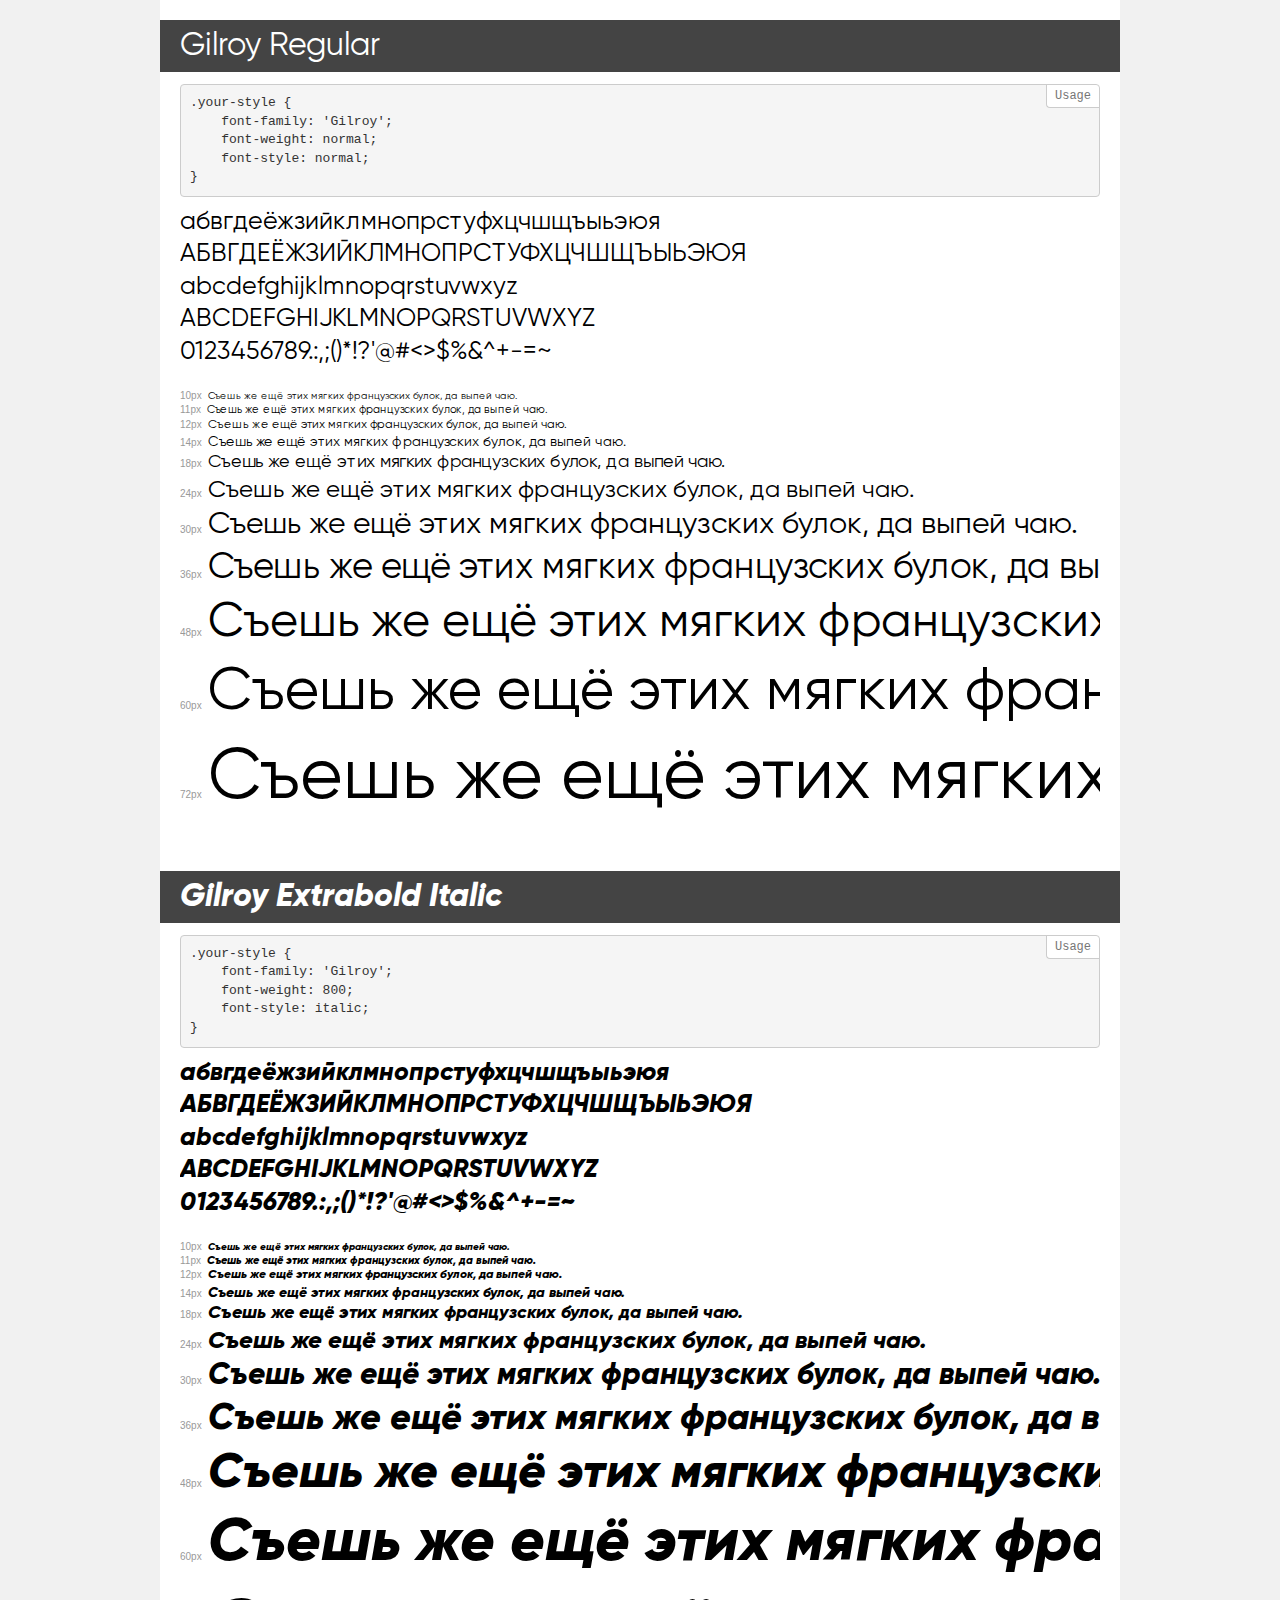
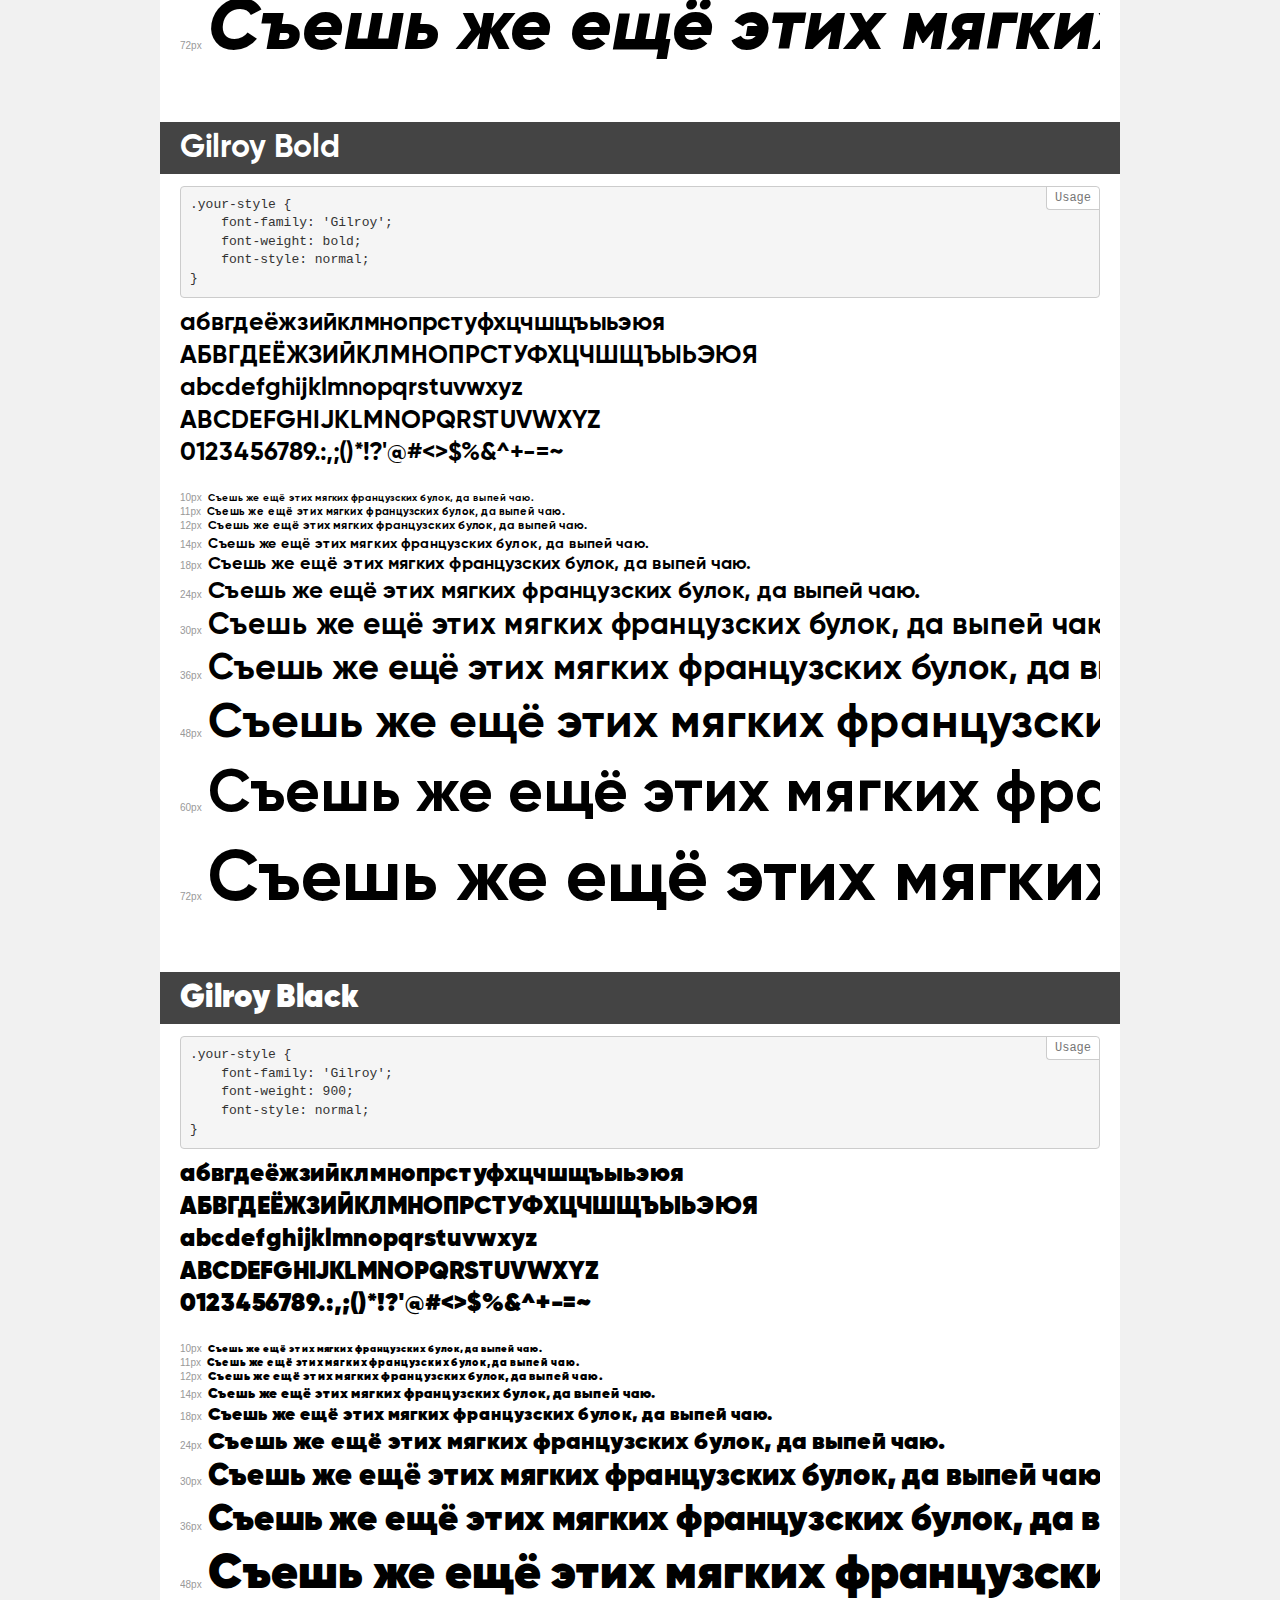
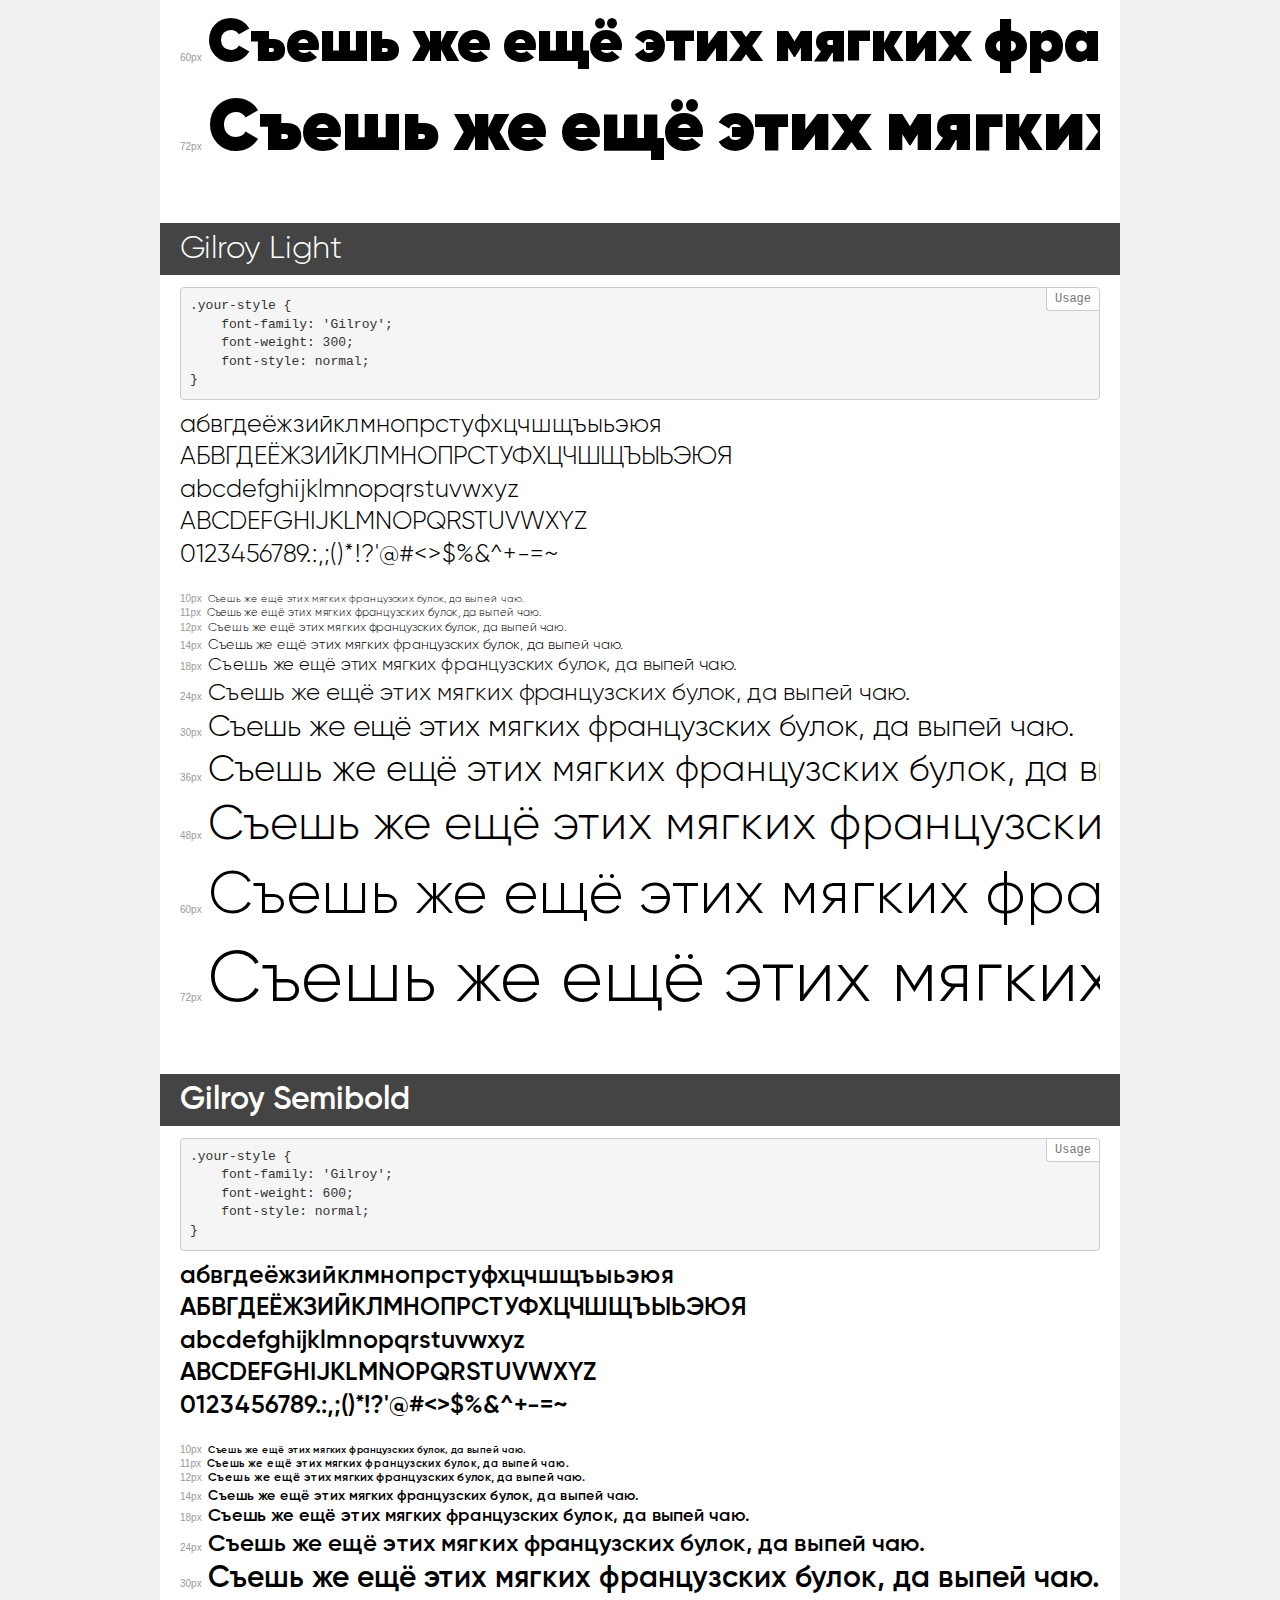
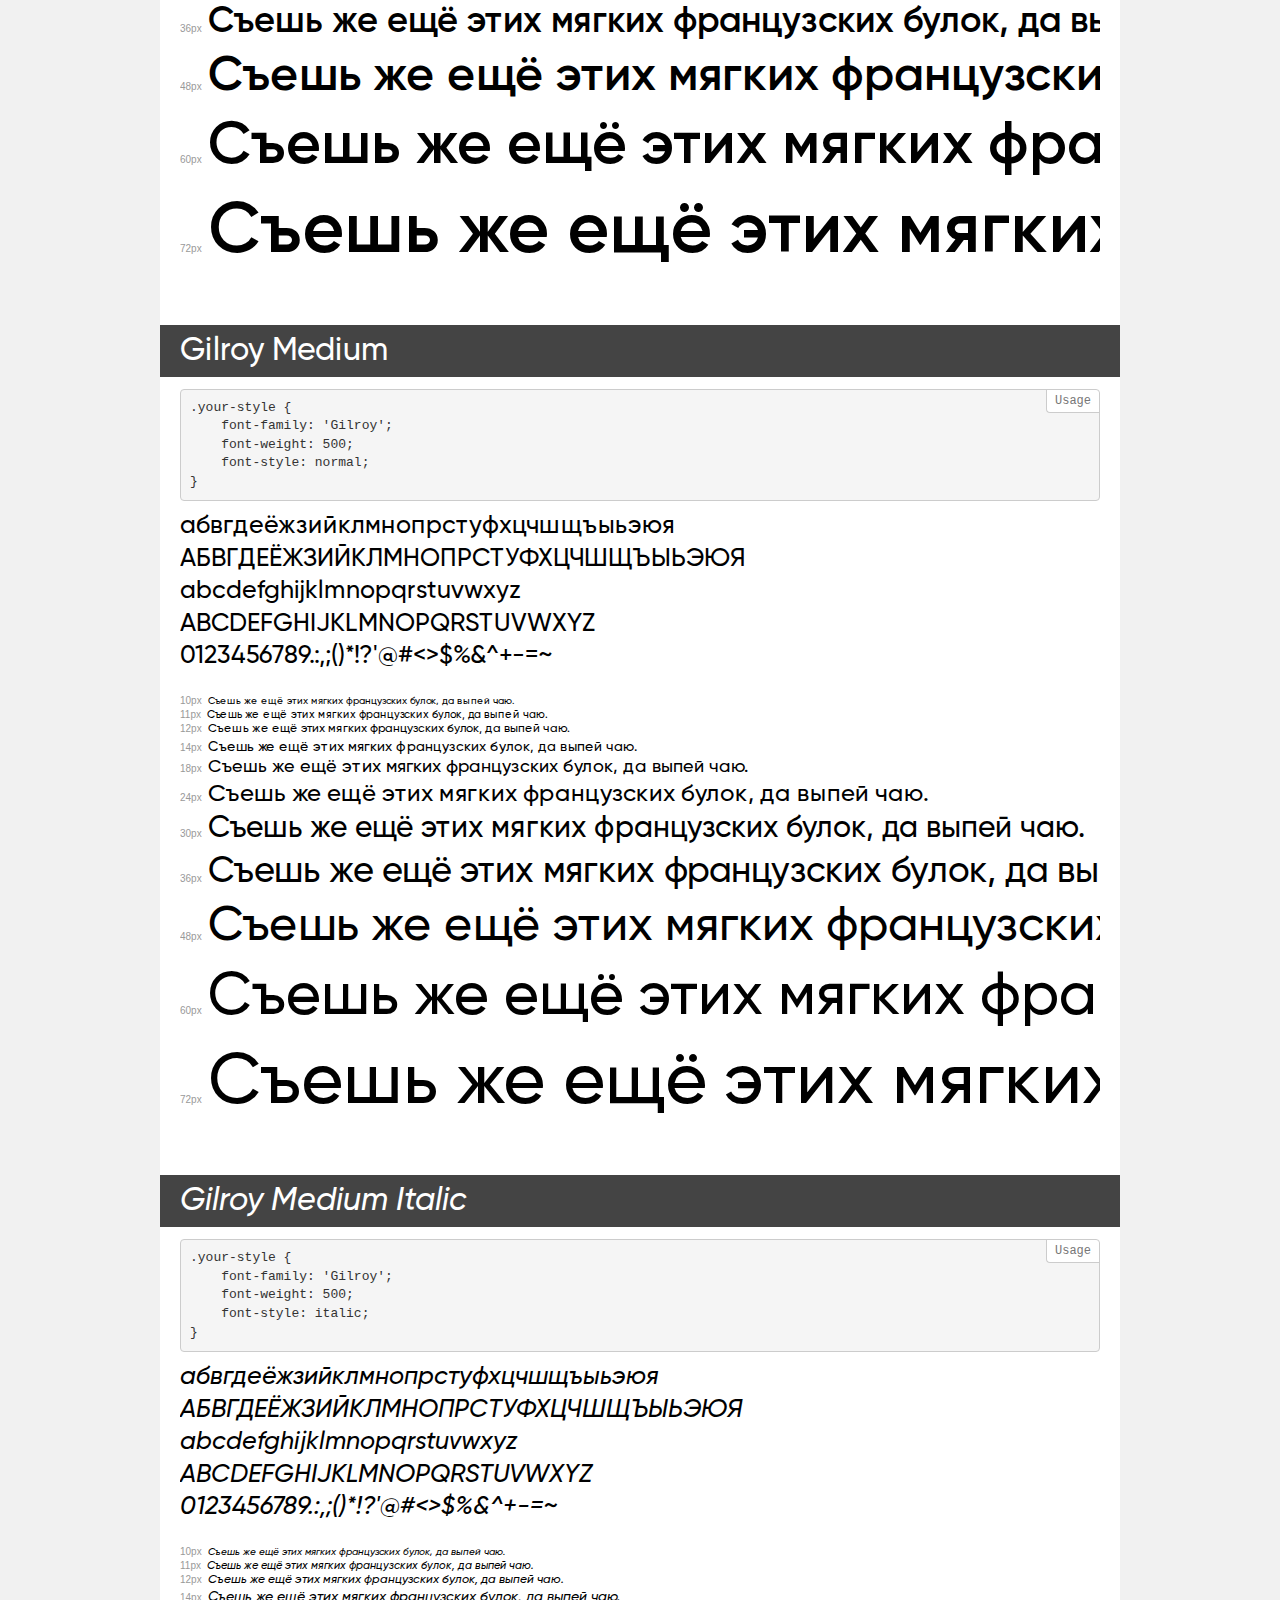
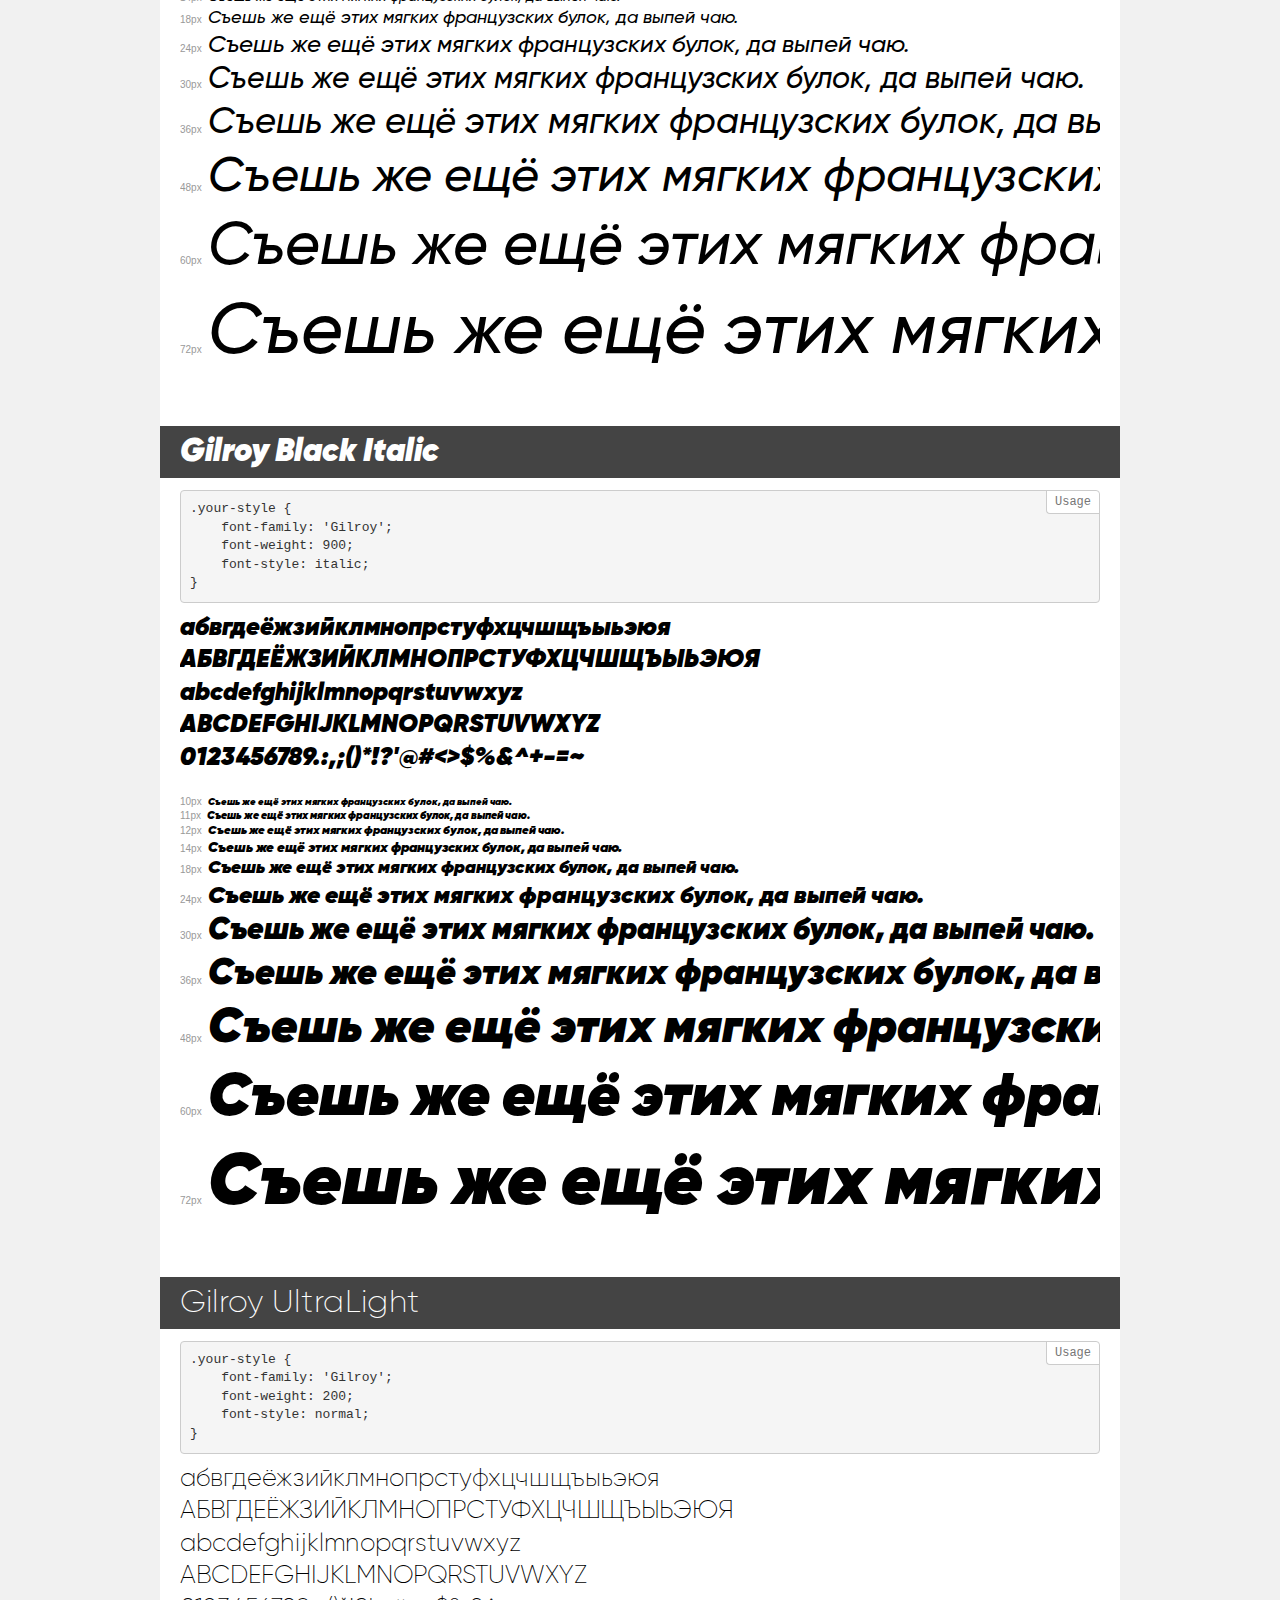
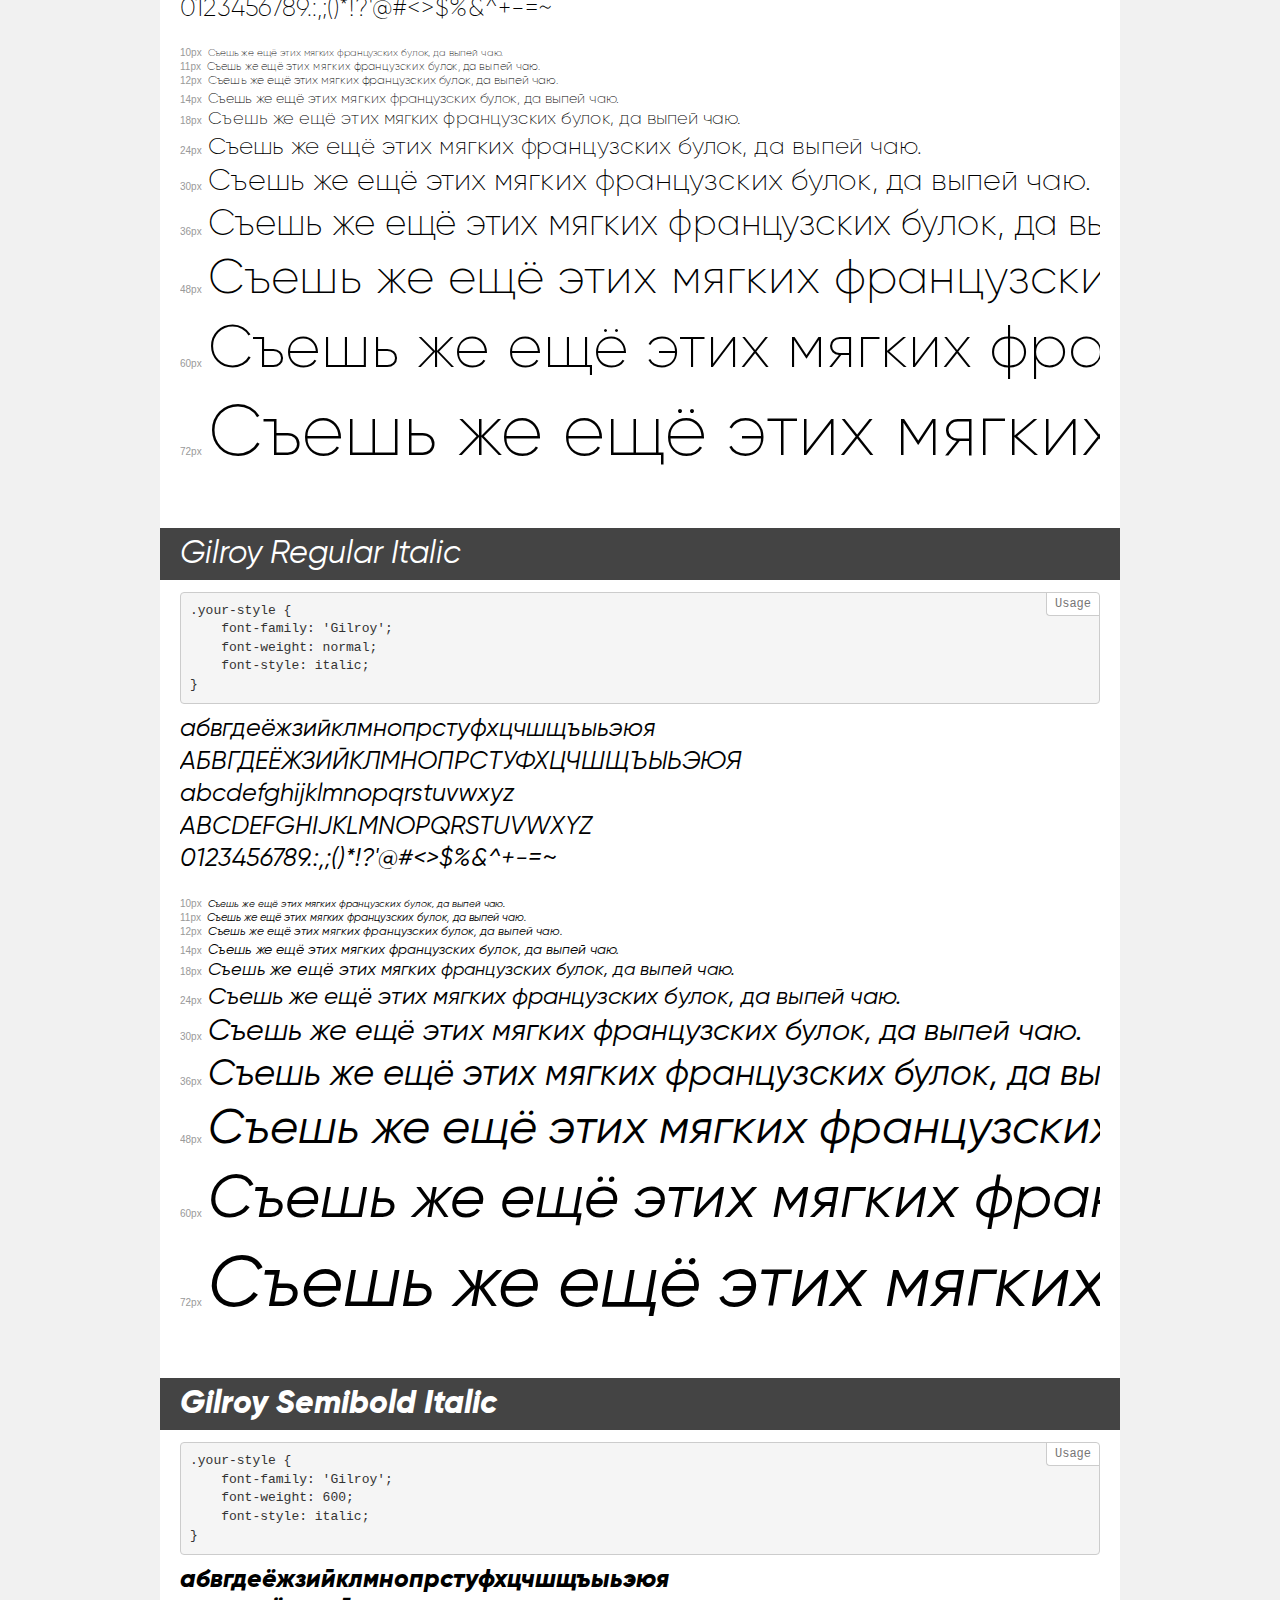
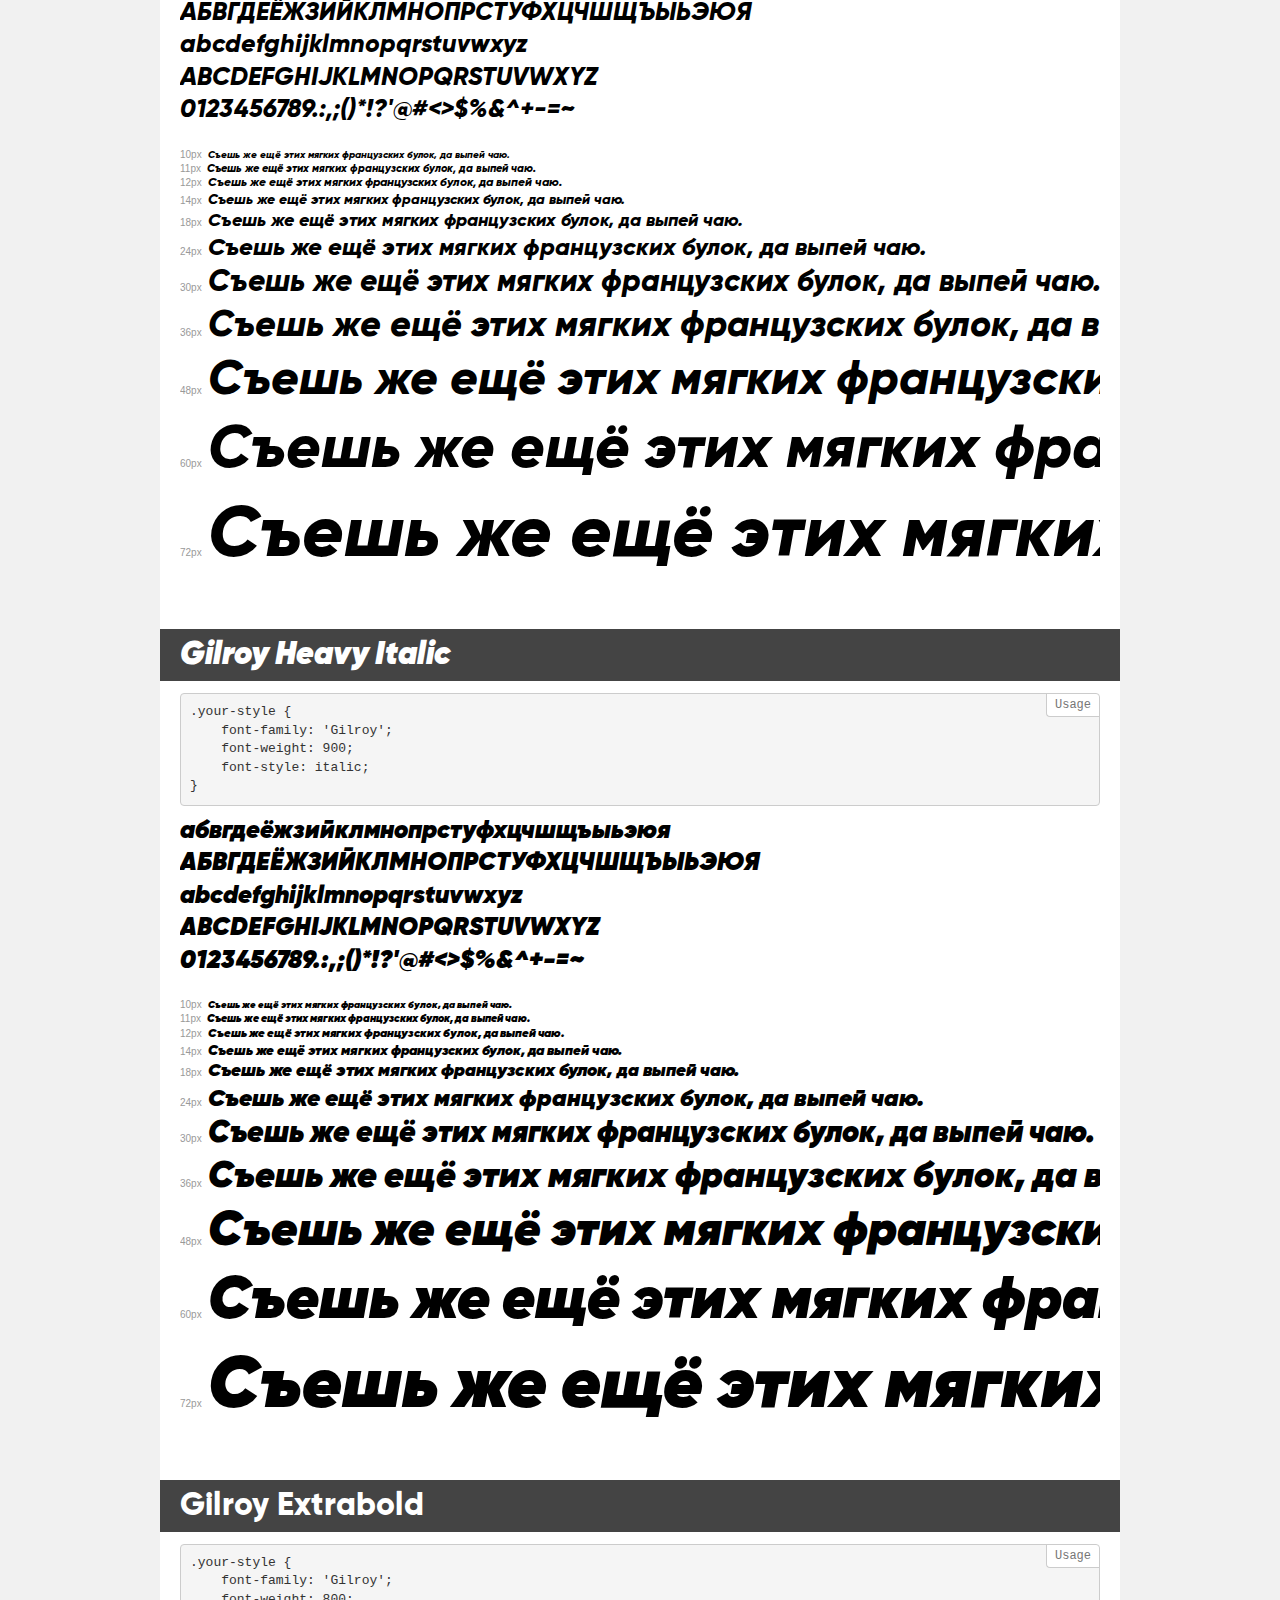
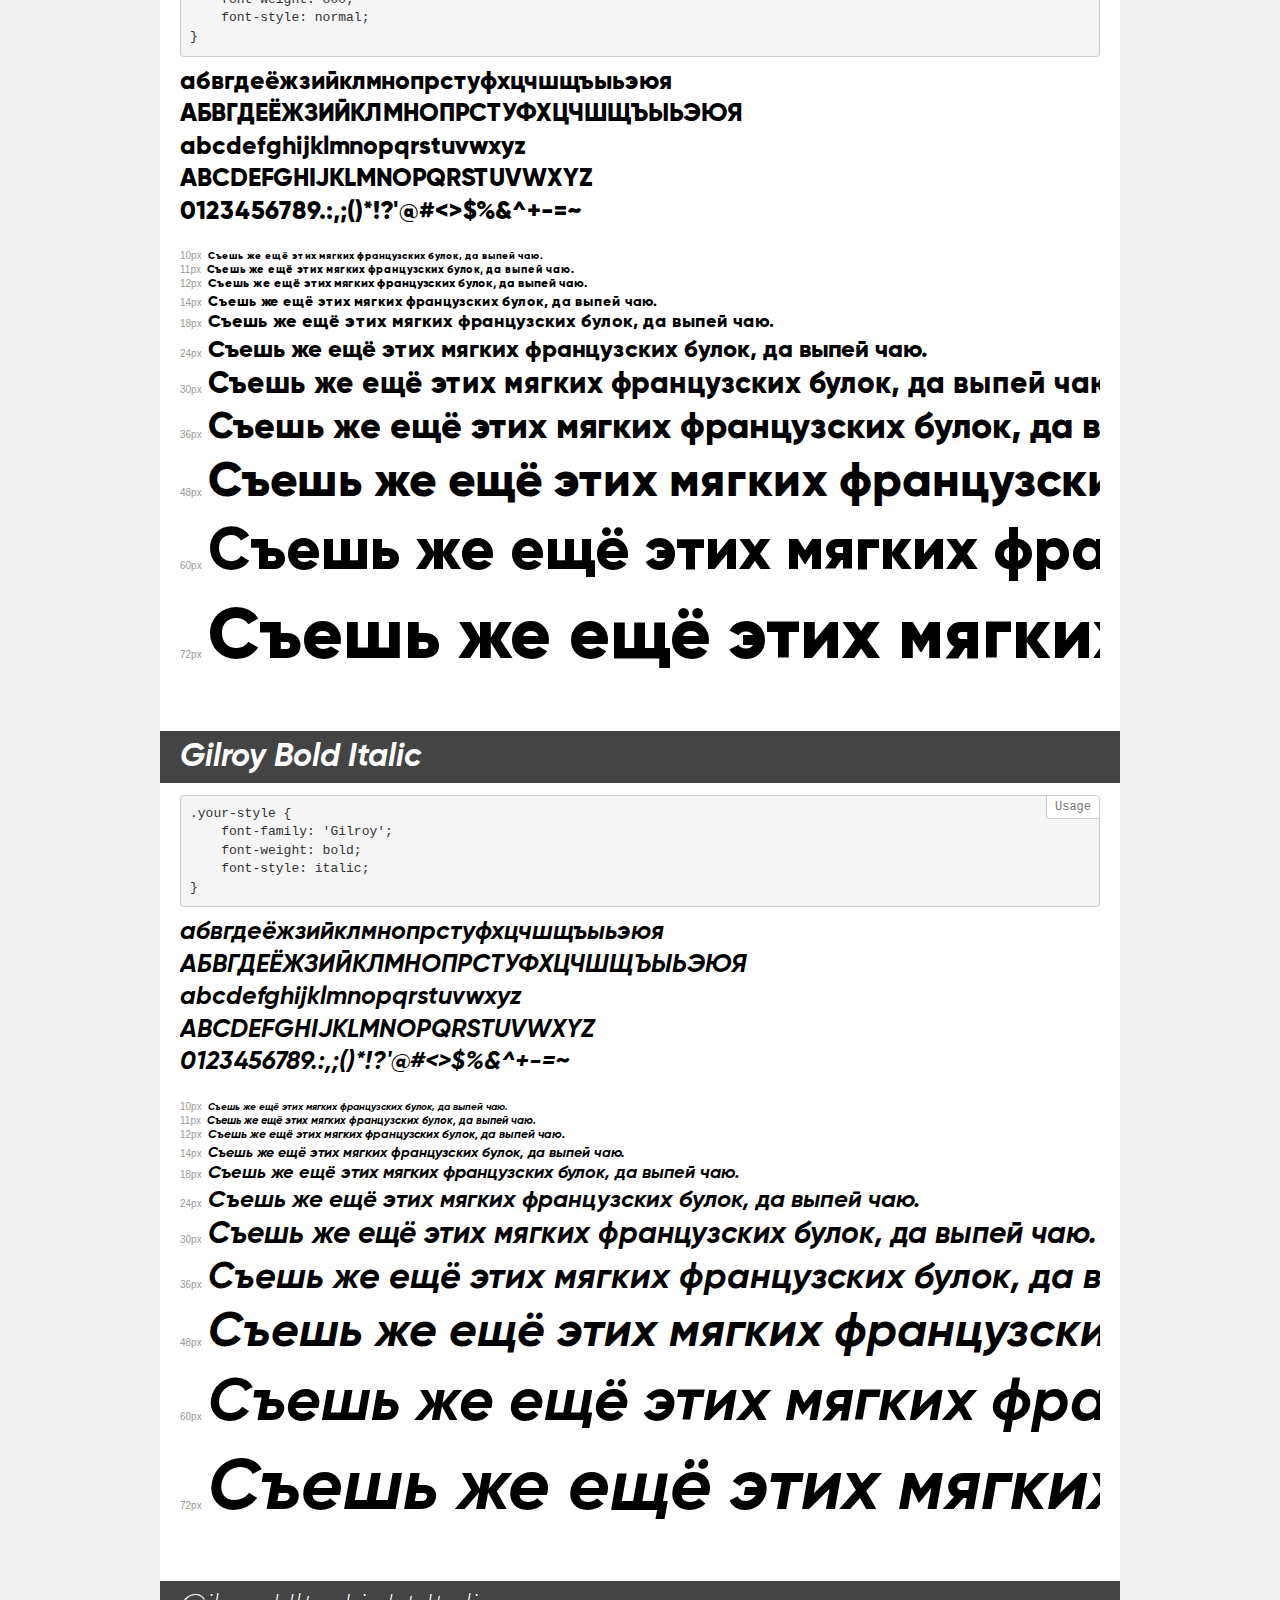
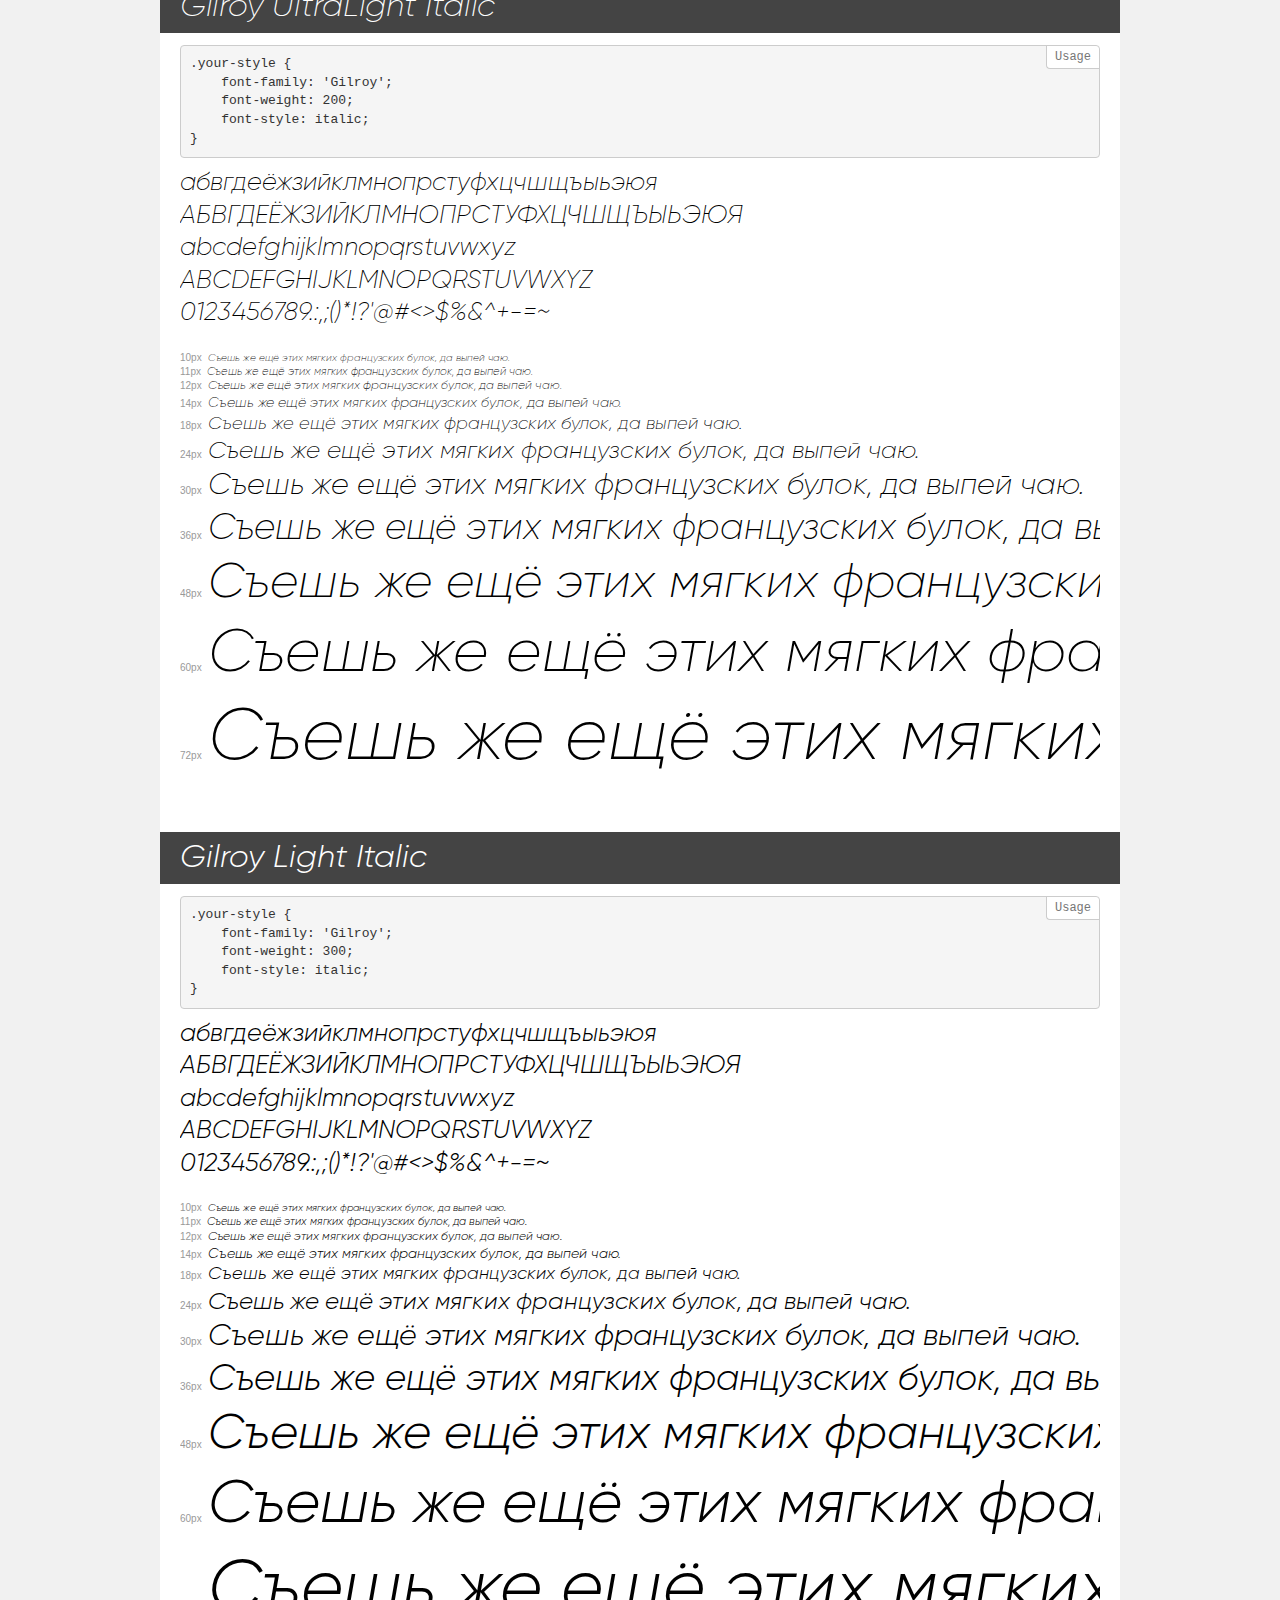
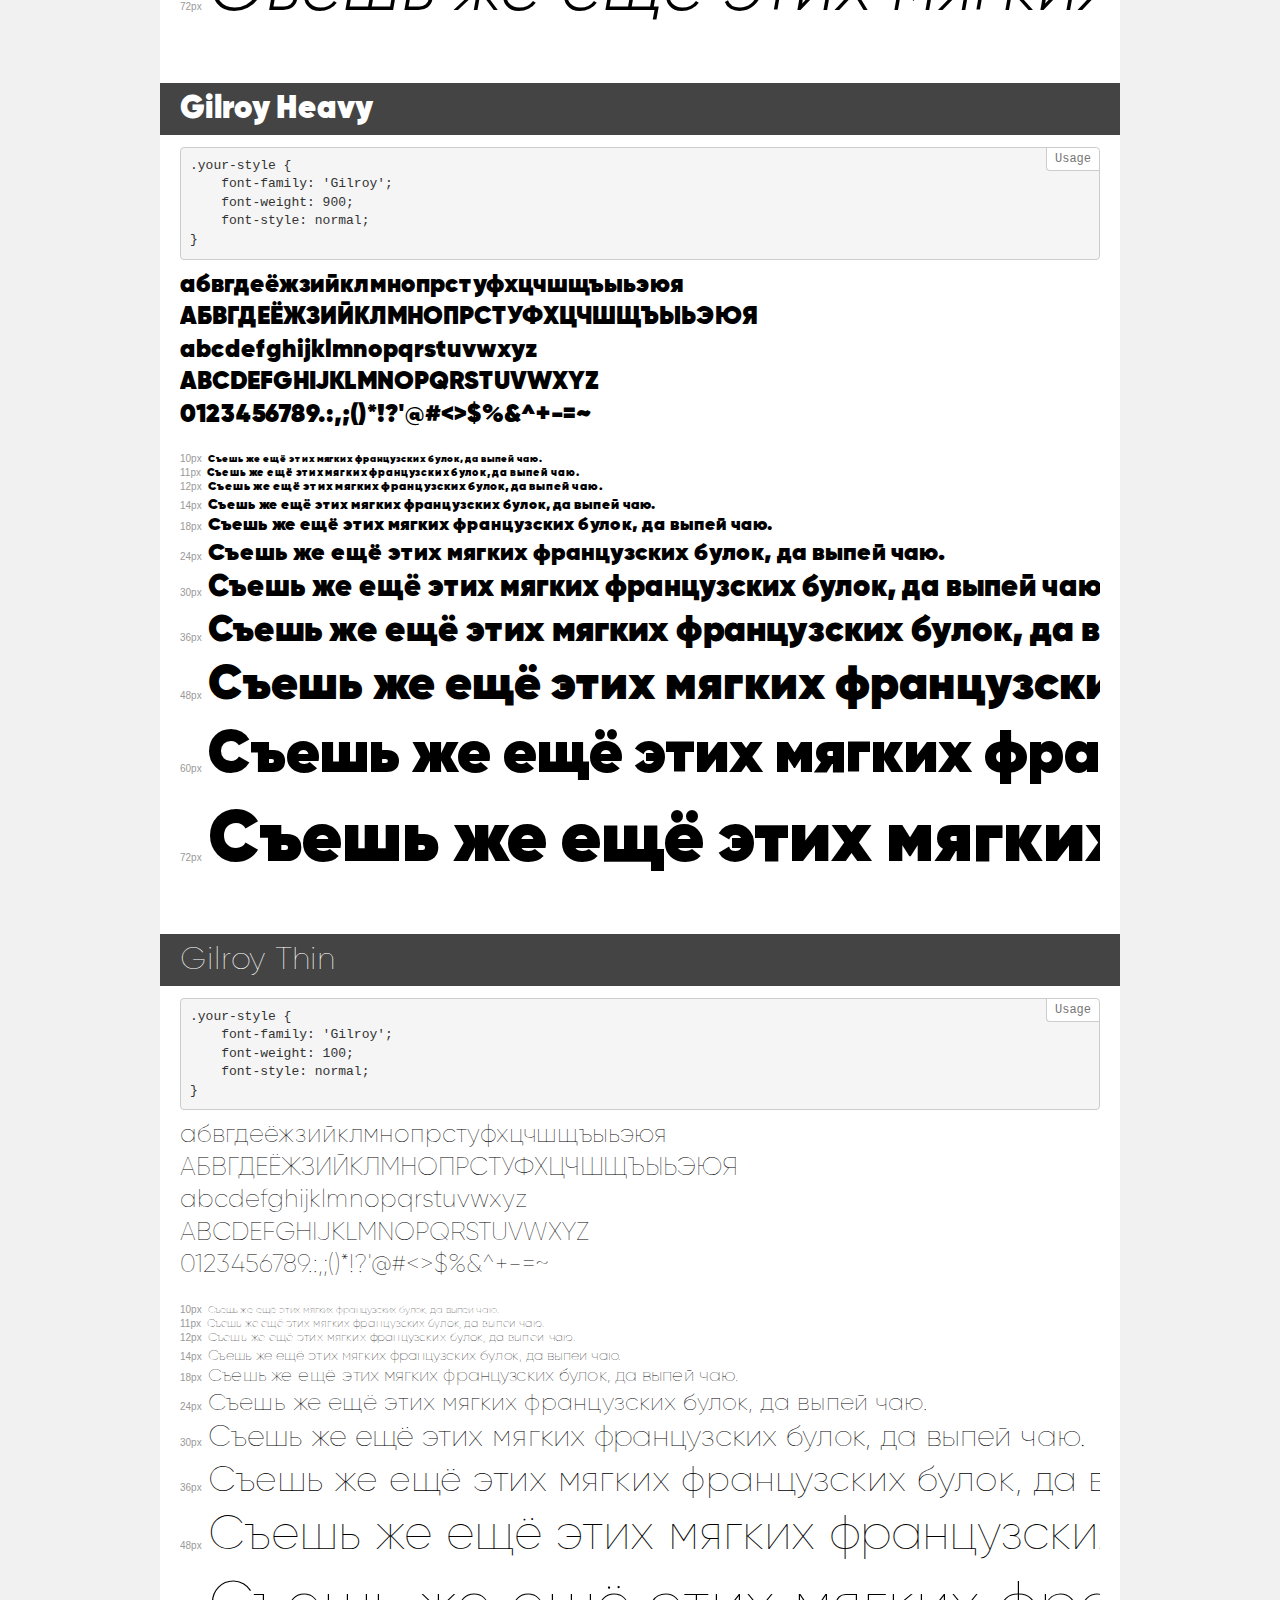
<file: fonts/gilroy/demo.html>
<!DOCTYPE html>
<html>
<head>
    <meta charset="utf-8">
    <meta http-equiv="X-UA-Compatible" content="IE=edge">
    <meta name="viewport" content="width=device-width, initial-scale=1">
    <meta name="robots" content="noindex, noarchive">
    <meta name="format-detection" content="telephone=no">
    <title>Transfonter demo</title>
    <link href="stylesheet.css" rel="stylesheet">
    <style>
        /*
        http://meyerweb.com/eric/tools/css/reset/
        v2.0 | 20110126
        License: none (public domain)
        */
        html, body, div, span, applet, object, iframe,
        h1, h2, h3, h4, h5, h6, p, blockquote, pre,
        a, abbr, acronym, address, big, cite, code,
        del, dfn, em, img, ins, kbd, q, s, samp,
        small, strike, strong, sub, sup, tt, var,
        b, u, i, center,
        dl, dt, dd, ol, ul, li,
        fieldset, form, label, legend,
        table, caption, tbody, tfoot, thead, tr, th, td,
        article, aside, canvas, details, embed,
        figure, figcaption, footer, header, hgroup,
        menu, nav, output, ruby, section, summary,
        time, mark, audio, video {
            margin: 0;
            padding: 0;
            border: 0;
            font-size: 100%;
            font: inherit;
            vertical-align: baseline;
        }
        /* HTML5 display-role reset for older browsers */
        article, aside, details, figcaption, figure,
        footer, header, hgroup, menu, nav, section {
            display: block;
        }
        body {
            line-height: 1;
        }
        ol, ul {
            list-style: none;
        }
        blockquote, q {
            quotes: none;
        }
        blockquote:before, blockquote:after,
        q:before, q:after {
            content: '';
            content: none;
        }
        table {
            border-collapse: collapse;
            border-spacing: 0;
        }
        /* common styles */
        body {
            background: #f1f1f1;
            color: #000;
        }
        .page {
            background: #fff;
            width: 920px;
            margin: 0 auto;
            padding: 20px 20px 0 20px;
            overflow: hidden;
        }
        .font-container {
            overflow-x: auto;
            overflow-y: hidden;
            margin-bottom: 40px;
            line-height: 1.3;
            white-space: nowrap;
            padding-bottom: 5px;
        }
        h1 {
            position: relative;
            background: #444;
            font-size: 32px;
            color: #fff;
            padding: 10px 20px;
            margin: 0 -20px 12px -20px;
        }
        .letters {
            font-size: 25px;
            margin-bottom: 20px;
        }
        .s10:before {
            content: '10px';
        }
        .s11:before {
            content: '11px';
        }
        .s12:before {
            content: '12px';
        }
        .s14:before {
            content: '14px';
        }
        .s18:before {
            content: '18px';
        }
        .s24:before {
            content: '24px';
        }
        .s30:before {
            content: '30px';
        }
        .s36:before {
            content: '36px';
        }
        .s48:before {
            content: '48px';
        }
        .s60:before {
            content: '60px';
        }
        .s72:before {
            content: '72px';
        }
        .s10:before, .s11:before, .s12:before, .s14:before,
        .s18:before, .s24:before, .s30:before, .s36:before,
        .s48:before, .s60:before, .s72:before {
            font-family: Arial, sans-serif;
            font-size: 10px;
            font-weight: normal;
            font-style: normal;
            color: #999;
            padding-right: 6px;
        }
        pre {
            display: block;
            position: relative;
            padding: 9px;
            margin: 0 0 10px;
            font-family: Monaco, Menlo, Consolas, "Courier New", monospace !important;
            font-size: 13px;
            line-height: 1.428571429;
            color: #333;
            font-weight: normal !important;
            font-style: normal !important;
            background-color: #f5f5f5;
            border: 1px solid #ccc;
            overflow-x: auto;
            border-radius: 4px;
        }
        pre:after {
            display: block;
            position: absolute;
            right: 0;
            top: 0;
            content: 'Usage';
            line-height: 1;
            padding: 5px 8px;
            font-size: 12px;
            color: #767676;
            background-color: #fff;
            border: 1px solid #ccc;
            border-right: none;
            border-top: none;
            border-radius: 0 4px 0 4px;
            z-index: 10;
        }
        /* responsive */
        @media (max-width: 959px) {
            .page {
                width: auto;
                margin: 0;
            }
        }
    </style>
</head>
<body>
<div class="page">
    <div class="demo" style="font-family: 'Gilroy'; font-weight: normal; font-style: normal;">
        <h1>Gilroy Regular</h1>
        <pre>.your-style {
    font-family: 'Gilroy';
    font-weight: normal;
    font-style: normal;
}</pre>
        <div class="font-container">
            <p class="letters">
                абвгдеёжзийклмнопрстуфхцчшщъыьэюя<br>
АБВГДЕЁЖЗИЙКЛМНОПРСТУФХЦЧШЩЪЫЬЭЮЯ<br>
abcdefghijklmnopqrstuvwxyz<br>
ABCDEFGHIJKLMNOPQRSTUVWXYZ<br>
                0123456789.:,;()*!?'@#<>$%&^+-=~
            </p>
            <p class="s10" style="font-size: 10px;">Съешь же ещё этих мягких французских булок, да выпей чаю.</p>
            <p class="s11" style="font-size: 11px;">Съешь же ещё этих мягких французских булок, да выпей чаю.</p>
            <p class="s12" style="font-size: 12px;">Съешь же ещё этих мягких французских булок, да выпей чаю.</p>
            <p class="s14" style="font-size: 14px;">Съешь же ещё этих мягких французских булок, да выпей чаю.</p>
            <p class="s18" style="font-size: 18px;">Съешь же ещё этих мягких французских булок, да выпей чаю.</p>
            <p class="s24" style="font-size: 24px;">Съешь же ещё этих мягких французских булок, да выпей чаю.</p>
            <p class="s30" style="font-size: 30px;">Съешь же ещё этих мягких французских булок, да выпей чаю.</p>
            <p class="s36" style="font-size: 36px;">Съешь же ещё этих мягких французских булок, да выпей чаю.</p>
            <p class="s48" style="font-size: 48px;">Съешь же ещё этих мягких французских булок, да выпей чаю.</p>
            <p class="s60" style="font-size: 60px;">Съешь же ещё этих мягких французских булок, да выпей чаю.</p>
            <p class="s72" style="font-size: 72px;">Съешь же ещё этих мягких французских булок, да выпей чаю.</p>
        </div>
    </div>
    <div class="demo" style="font-family: 'Gilroy'; font-weight: 800; font-style: italic;">
        <h1>Gilroy Extrabold Italic</h1>
        <pre>.your-style {
    font-family: 'Gilroy';
    font-weight: 800;
    font-style: italic;
}</pre>
        <div class="font-container">
            <p class="letters">
                абвгдеёжзийклмнопрстуфхцчшщъыьэюя<br>
АБВГДЕЁЖЗИЙКЛМНОПРСТУФХЦЧШЩЪЫЬЭЮЯ<br>
abcdefghijklmnopqrstuvwxyz<br>
ABCDEFGHIJKLMNOPQRSTUVWXYZ<br>
                0123456789.:,;()*!?'@#<>$%&^+-=~
            </p>
            <p class="s10" style="font-size: 10px;">Съешь же ещё этих мягких французских булок, да выпей чаю.</p>
            <p class="s11" style="font-size: 11px;">Съешь же ещё этих мягких французских булок, да выпей чаю.</p>
            <p class="s12" style="font-size: 12px;">Съешь же ещё этих мягких французских булок, да выпей чаю.</p>
            <p class="s14" style="font-size: 14px;">Съешь же ещё этих мягких французских булок, да выпей чаю.</p>
            <p class="s18" style="font-size: 18px;">Съешь же ещё этих мягких французских булок, да выпей чаю.</p>
            <p class="s24" style="font-size: 24px;">Съешь же ещё этих мягких французских булок, да выпей чаю.</p>
            <p class="s30" style="font-size: 30px;">Съешь же ещё этих мягких французских булок, да выпей чаю.</p>
            <p class="s36" style="font-size: 36px;">Съешь же ещё этих мягких французских булок, да выпей чаю.</p>
            <p class="s48" style="font-size: 48px;">Съешь же ещё этих мягких французских булок, да выпей чаю.</p>
            <p class="s60" style="font-size: 60px;">Съешь же ещё этих мягких французских булок, да выпей чаю.</p>
            <p class="s72" style="font-size: 72px;">Съешь же ещё этих мягких французских булок, да выпей чаю.</p>
        </div>
    </div>
    <div class="demo" style="font-family: 'Gilroy'; font-weight: bold; font-style: normal;">
        <h1>Gilroy Bold</h1>
        <pre>.your-style {
    font-family: 'Gilroy';
    font-weight: bold;
    font-style: normal;
}</pre>
        <div class="font-container">
            <p class="letters">
                абвгдеёжзийклмнопрстуфхцчшщъыьэюя<br>
АБВГДЕЁЖЗИЙКЛМНОПРСТУФХЦЧШЩЪЫЬЭЮЯ<br>
abcdefghijklmnopqrstuvwxyz<br>
ABCDEFGHIJKLMNOPQRSTUVWXYZ<br>
                0123456789.:,;()*!?'@#<>$%&^+-=~
            </p>
            <p class="s10" style="font-size: 10px;">Съешь же ещё этих мягких французских булок, да выпей чаю.</p>
            <p class="s11" style="font-size: 11px;">Съешь же ещё этих мягких французских булок, да выпей чаю.</p>
            <p class="s12" style="font-size: 12px;">Съешь же ещё этих мягких французских булок, да выпей чаю.</p>
            <p class="s14" style="font-size: 14px;">Съешь же ещё этих мягких французских булок, да выпей чаю.</p>
            <p class="s18" style="font-size: 18px;">Съешь же ещё этих мягких французских булок, да выпей чаю.</p>
            <p class="s24" style="font-size: 24px;">Съешь же ещё этих мягких французских булок, да выпей чаю.</p>
            <p class="s30" style="font-size: 30px;">Съешь же ещё этих мягких французских булок, да выпей чаю.</p>
            <p class="s36" style="font-size: 36px;">Съешь же ещё этих мягких французских булок, да выпей чаю.</p>
            <p class="s48" style="font-size: 48px;">Съешь же ещё этих мягких французских булок, да выпей чаю.</p>
            <p class="s60" style="font-size: 60px;">Съешь же ещё этих мягких французских булок, да выпей чаю.</p>
            <p class="s72" style="font-size: 72px;">Съешь же ещё этих мягких французских булок, да выпей чаю.</p>
        </div>
    </div>
    <div class="demo" style="font-family: 'Gilroy'; font-weight: 900; font-style: normal;">
        <h1>Gilroy Black</h1>
        <pre>.your-style {
    font-family: 'Gilroy';
    font-weight: 900;
    font-style: normal;
}</pre>
        <div class="font-container">
            <p class="letters">
                абвгдеёжзийклмнопрстуфхцчшщъыьэюя<br>
АБВГДЕЁЖЗИЙКЛМНОПРСТУФХЦЧШЩЪЫЬЭЮЯ<br>
abcdefghijklmnopqrstuvwxyz<br>
ABCDEFGHIJKLMNOPQRSTUVWXYZ<br>
                0123456789.:,;()*!?'@#<>$%&^+-=~
            </p>
            <p class="s10" style="font-size: 10px;">Съешь же ещё этих мягких французских булок, да выпей чаю.</p>
            <p class="s11" style="font-size: 11px;">Съешь же ещё этих мягких французских булок, да выпей чаю.</p>
            <p class="s12" style="font-size: 12px;">Съешь же ещё этих мягких французских булок, да выпей чаю.</p>
            <p class="s14" style="font-size: 14px;">Съешь же ещё этих мягких французских булок, да выпей чаю.</p>
            <p class="s18" style="font-size: 18px;">Съешь же ещё этих мягких французских булок, да выпей чаю.</p>
            <p class="s24" style="font-size: 24px;">Съешь же ещё этих мягких французских булок, да выпей чаю.</p>
            <p class="s30" style="font-size: 30px;">Съешь же ещё этих мягких французских булок, да выпей чаю.</p>
            <p class="s36" style="font-size: 36px;">Съешь же ещё этих мягких французских булок, да выпей чаю.</p>
            <p class="s48" style="font-size: 48px;">Съешь же ещё этих мягких французских булок, да выпей чаю.</p>
            <p class="s60" style="font-size: 60px;">Съешь же ещё этих мягких французских булок, да выпей чаю.</p>
            <p class="s72" style="font-size: 72px;">Съешь же ещё этих мягких французских булок, да выпей чаю.</p>
        </div>
    </div>
    <div class="demo" style="font-family: 'Gilroy'; font-weight: 300; font-style: normal;">
        <h1>Gilroy Light</h1>
        <pre>.your-style {
    font-family: 'Gilroy';
    font-weight: 300;
    font-style: normal;
}</pre>
        <div class="font-container">
            <p class="letters">
                абвгдеёжзийклмнопрстуфхцчшщъыьэюя<br>
АБВГДЕЁЖЗИЙКЛМНОПРСТУФХЦЧШЩЪЫЬЭЮЯ<br>
abcdefghijklmnopqrstuvwxyz<br>
ABCDEFGHIJKLMNOPQRSTUVWXYZ<br>
                0123456789.:,;()*!?'@#<>$%&^+-=~
            </p>
            <p class="s10" style="font-size: 10px;">Съешь же ещё этих мягких французских булок, да выпей чаю.</p>
            <p class="s11" style="font-size: 11px;">Съешь же ещё этих мягких французских булок, да выпей чаю.</p>
            <p class="s12" style="font-size: 12px;">Съешь же ещё этих мягких французских булок, да выпей чаю.</p>
            <p class="s14" style="font-size: 14px;">Съешь же ещё этих мягких французских булок, да выпей чаю.</p>
            <p class="s18" style="font-size: 18px;">Съешь же ещё этих мягких французских булок, да выпей чаю.</p>
            <p class="s24" style="font-size: 24px;">Съешь же ещё этих мягких французских булок, да выпей чаю.</p>
            <p class="s30" style="font-size: 30px;">Съешь же ещё этих мягких французских булок, да выпей чаю.</p>
            <p class="s36" style="font-size: 36px;">Съешь же ещё этих мягких французских булок, да выпей чаю.</p>
            <p class="s48" style="font-size: 48px;">Съешь же ещё этих мягких французских булок, да выпей чаю.</p>
            <p class="s60" style="font-size: 60px;">Съешь же ещё этих мягких французских булок, да выпей чаю.</p>
            <p class="s72" style="font-size: 72px;">Съешь же ещё этих мягких французских булок, да выпей чаю.</p>
        </div>
    </div>
    <div class="demo" style="font-family: 'Gilroy'; font-weight: 600; font-style: normal;">
        <h1>Gilroy Semibold</h1>
        <pre>.your-style {
    font-family: 'Gilroy';
    font-weight: 600;
    font-style: normal;
}</pre>
        <div class="font-container">
            <p class="letters">
                абвгдеёжзийклмнопрстуфхцчшщъыьэюя<br>
АБВГДЕЁЖЗИЙКЛМНОПРСТУФХЦЧШЩЪЫЬЭЮЯ<br>
abcdefghijklmnopqrstuvwxyz<br>
ABCDEFGHIJKLMNOPQRSTUVWXYZ<br>
                0123456789.:,;()*!?'@#<>$%&^+-=~
            </p>
            <p class="s10" style="font-size: 10px;">Съешь же ещё этих мягких французских булок, да выпей чаю.</p>
            <p class="s11" style="font-size: 11px;">Съешь же ещё этих мягких французских булок, да выпей чаю.</p>
            <p class="s12" style="font-size: 12px;">Съешь же ещё этих мягких французских булок, да выпей чаю.</p>
            <p class="s14" style="font-size: 14px;">Съешь же ещё этих мягких французских булок, да выпей чаю.</p>
            <p class="s18" style="font-size: 18px;">Съешь же ещё этих мягких французских булок, да выпей чаю.</p>
            <p class="s24" style="font-size: 24px;">Съешь же ещё этих мягких французских булок, да выпей чаю.</p>
            <p class="s30" style="font-size: 30px;">Съешь же ещё этих мягких французских булок, да выпей чаю.</p>
            <p class="s36" style="font-size: 36px;">Съешь же ещё этих мягких французских булок, да выпей чаю.</p>
            <p class="s48" style="font-size: 48px;">Съешь же ещё этих мягких французских булок, да выпей чаю.</p>
            <p class="s60" style="font-size: 60px;">Съешь же ещё этих мягких французских булок, да выпей чаю.</p>
            <p class="s72" style="font-size: 72px;">Съешь же ещё этих мягких французских булок, да выпей чаю.</p>
        </div>
    </div>
    <div class="demo" style="font-family: 'Gilroy'; font-weight: 500; font-style: normal;">
        <h1>Gilroy Medium</h1>
        <pre>.your-style {
    font-family: 'Gilroy';
    font-weight: 500;
    font-style: normal;
}</pre>
        <div class="font-container">
            <p class="letters">
                абвгдеёжзийклмнопрстуфхцчшщъыьэюя<br>
АБВГДЕЁЖЗИЙКЛМНОПРСТУФХЦЧШЩЪЫЬЭЮЯ<br>
abcdefghijklmnopqrstuvwxyz<br>
ABCDEFGHIJKLMNOPQRSTUVWXYZ<br>
                0123456789.:,;()*!?'@#<>$%&^+-=~
            </p>
            <p class="s10" style="font-size: 10px;">Съешь же ещё этих мягких французских булок, да выпей чаю.</p>
            <p class="s11" style="font-size: 11px;">Съешь же ещё этих мягких французских булок, да выпей чаю.</p>
            <p class="s12" style="font-size: 12px;">Съешь же ещё этих мягких французских булок, да выпей чаю.</p>
            <p class="s14" style="font-size: 14px;">Съешь же ещё этих мягких французских булок, да выпей чаю.</p>
            <p class="s18" style="font-size: 18px;">Съешь же ещё этих мягких французских булок, да выпей чаю.</p>
            <p class="s24" style="font-size: 24px;">Съешь же ещё этих мягких французских булок, да выпей чаю.</p>
            <p class="s30" style="font-size: 30px;">Съешь же ещё этих мягких французских булок, да выпей чаю.</p>
            <p class="s36" style="font-size: 36px;">Съешь же ещё этих мягких французских булок, да выпей чаю.</p>
            <p class="s48" style="font-size: 48px;">Съешь же ещё этих мягких французских булок, да выпей чаю.</p>
            <p class="s60" style="font-size: 60px;">Съешь же ещё этих мягких французских булок, да выпей чаю.</p>
            <p class="s72" style="font-size: 72px;">Съешь же ещё этих мягких французских булок, да выпей чаю.</p>
        </div>
    </div>
    <div class="demo" style="font-family: 'Gilroy'; font-weight: 500; font-style: italic;">
        <h1>Gilroy Medium Italic</h1>
        <pre>.your-style {
    font-family: 'Gilroy';
    font-weight: 500;
    font-style: italic;
}</pre>
        <div class="font-container">
            <p class="letters">
                абвгдеёжзийклмнопрстуфхцчшщъыьэюя<br>
АБВГДЕЁЖЗИЙКЛМНОПРСТУФХЦЧШЩЪЫЬЭЮЯ<br>
abcdefghijklmnopqrstuvwxyz<br>
ABCDEFGHIJKLMNOPQRSTUVWXYZ<br>
                0123456789.:,;()*!?'@#<>$%&^+-=~
            </p>
            <p class="s10" style="font-size: 10px;">Съешь же ещё этих мягких французских булок, да выпей чаю.</p>
            <p class="s11" style="font-size: 11px;">Съешь же ещё этих мягких французских булок, да выпей чаю.</p>
            <p class="s12" style="font-size: 12px;">Съешь же ещё этих мягких французских булок, да выпей чаю.</p>
            <p class="s14" style="font-size: 14px;">Съешь же ещё этих мягких французских булок, да выпей чаю.</p>
            <p class="s18" style="font-size: 18px;">Съешь же ещё этих мягких французских булок, да выпей чаю.</p>
            <p class="s24" style="font-size: 24px;">Съешь же ещё этих мягких французских булок, да выпей чаю.</p>
            <p class="s30" style="font-size: 30px;">Съешь же ещё этих мягких французских булок, да выпей чаю.</p>
            <p class="s36" style="font-size: 36px;">Съешь же ещё этих мягких французских булок, да выпей чаю.</p>
            <p class="s48" style="font-size: 48px;">Съешь же ещё этих мягких французских булок, да выпей чаю.</p>
            <p class="s60" style="font-size: 60px;">Съешь же ещё этих мягких французских булок, да выпей чаю.</p>
            <p class="s72" style="font-size: 72px;">Съешь же ещё этих мягких французских булок, да выпей чаю.</p>
        </div>
    </div>
    <div class="demo" style="font-family: 'Gilroy'; font-weight: 900; font-style: italic;">
        <h1>Gilroy Black Italic</h1>
        <pre>.your-style {
    font-family: 'Gilroy';
    font-weight: 900;
    font-style: italic;
}</pre>
        <div class="font-container">
            <p class="letters">
                абвгдеёжзийклмнопрстуфхцчшщъыьэюя<br>
АБВГДЕЁЖЗИЙКЛМНОПРСТУФХЦЧШЩЪЫЬЭЮЯ<br>
abcdefghijklmnopqrstuvwxyz<br>
ABCDEFGHIJKLMNOPQRSTUVWXYZ<br>
                0123456789.:,;()*!?'@#<>$%&^+-=~
            </p>
            <p class="s10" style="font-size: 10px;">Съешь же ещё этих мягких французских булок, да выпей чаю.</p>
            <p class="s11" style="font-size: 11px;">Съешь же ещё этих мягких французских булок, да выпей чаю.</p>
            <p class="s12" style="font-size: 12px;">Съешь же ещё этих мягких французских булок, да выпей чаю.</p>
            <p class="s14" style="font-size: 14px;">Съешь же ещё этих мягких французских булок, да выпей чаю.</p>
            <p class="s18" style="font-size: 18px;">Съешь же ещё этих мягких французских булок, да выпей чаю.</p>
            <p class="s24" style="font-size: 24px;">Съешь же ещё этих мягких французских булок, да выпей чаю.</p>
            <p class="s30" style="font-size: 30px;">Съешь же ещё этих мягких французских булок, да выпей чаю.</p>
            <p class="s36" style="font-size: 36px;">Съешь же ещё этих мягких французских булок, да выпей чаю.</p>
            <p class="s48" style="font-size: 48px;">Съешь же ещё этих мягких французских булок, да выпей чаю.</p>
            <p class="s60" style="font-size: 60px;">Съешь же ещё этих мягких французских булок, да выпей чаю.</p>
            <p class="s72" style="font-size: 72px;">Съешь же ещё этих мягких французских булок, да выпей чаю.</p>
        </div>
    </div>
    <div class="demo" style="font-family: 'Gilroy'; font-weight: 200; font-style: normal;">
        <h1>Gilroy UltraLight</h1>
        <pre>.your-style {
    font-family: 'Gilroy';
    font-weight: 200;
    font-style: normal;
}</pre>
        <div class="font-container">
            <p class="letters">
                абвгдеёжзийклмнопрстуфхцчшщъыьэюя<br>
АБВГДЕЁЖЗИЙКЛМНОПРСТУФХЦЧШЩЪЫЬЭЮЯ<br>
abcdefghijklmnopqrstuvwxyz<br>
ABCDEFGHIJKLMNOPQRSTUVWXYZ<br>
                0123456789.:,;()*!?'@#<>$%&^+-=~
            </p>
            <p class="s10" style="font-size: 10px;">Съешь же ещё этих мягких французских булок, да выпей чаю.</p>
            <p class="s11" style="font-size: 11px;">Съешь же ещё этих мягких французских булок, да выпей чаю.</p>
            <p class="s12" style="font-size: 12px;">Съешь же ещё этих мягких французских булок, да выпей чаю.</p>
            <p class="s14" style="font-size: 14px;">Съешь же ещё этих мягких французских булок, да выпей чаю.</p>
            <p class="s18" style="font-size: 18px;">Съешь же ещё этих мягких французских булок, да выпей чаю.</p>
            <p class="s24" style="font-size: 24px;">Съешь же ещё этих мягких французских булок, да выпей чаю.</p>
            <p class="s30" style="font-size: 30px;">Съешь же ещё этих мягких французских булок, да выпей чаю.</p>
            <p class="s36" style="font-size: 36px;">Съешь же ещё этих мягких французских булок, да выпей чаю.</p>
            <p class="s48" style="font-size: 48px;">Съешь же ещё этих мягких французских булок, да выпей чаю.</p>
            <p class="s60" style="font-size: 60px;">Съешь же ещё этих мягких французских булок, да выпей чаю.</p>
            <p class="s72" style="font-size: 72px;">Съешь же ещё этих мягких французских булок, да выпей чаю.</p>
        </div>
    </div>
    <div class="demo" style="font-family: 'Gilroy'; font-weight: normal; font-style: italic;">
        <h1>Gilroy Regular Italic</h1>
        <pre>.your-style {
    font-family: 'Gilroy';
    font-weight: normal;
    font-style: italic;
}</pre>
        <div class="font-container">
            <p class="letters">
                абвгдеёжзийклмнопрстуфхцчшщъыьэюя<br>
АБВГДЕЁЖЗИЙКЛМНОПРСТУФХЦЧШЩЪЫЬЭЮЯ<br>
abcdefghijklmnopqrstuvwxyz<br>
ABCDEFGHIJKLMNOPQRSTUVWXYZ<br>
                0123456789.:,;()*!?'@#<>$%&^+-=~
            </p>
            <p class="s10" style="font-size: 10px;">Съешь же ещё этих мягких французских булок, да выпей чаю.</p>
            <p class="s11" style="font-size: 11px;">Съешь же ещё этих мягких французских булок, да выпей чаю.</p>
            <p class="s12" style="font-size: 12px;">Съешь же ещё этих мягких французских булок, да выпей чаю.</p>
            <p class="s14" style="font-size: 14px;">Съешь же ещё этих мягких французских булок, да выпей чаю.</p>
            <p class="s18" style="font-size: 18px;">Съешь же ещё этих мягких французских булок, да выпей чаю.</p>
            <p class="s24" style="font-size: 24px;">Съешь же ещё этих мягких французских булок, да выпей чаю.</p>
            <p class="s30" style="font-size: 30px;">Съешь же ещё этих мягких французских булок, да выпей чаю.</p>
            <p class="s36" style="font-size: 36px;">Съешь же ещё этих мягких французских булок, да выпей чаю.</p>
            <p class="s48" style="font-size: 48px;">Съешь же ещё этих мягких французских булок, да выпей чаю.</p>
            <p class="s60" style="font-size: 60px;">Съешь же ещё этих мягких французских булок, да выпей чаю.</p>
            <p class="s72" style="font-size: 72px;">Съешь же ещё этих мягких французских булок, да выпей чаю.</p>
        </div>
    </div>
    <div class="demo" style="font-family: 'Gilroy'; font-weight: 600; font-style: italic;">
        <h1>Gilroy Semibold Italic</h1>
        <pre>.your-style {
    font-family: 'Gilroy';
    font-weight: 600;
    font-style: italic;
}</pre>
        <div class="font-container">
            <p class="letters">
                абвгдеёжзийклмнопрстуфхцчшщъыьэюя<br>
АБВГДЕЁЖЗИЙКЛМНОПРСТУФХЦЧШЩЪЫЬЭЮЯ<br>
abcdefghijklmnopqrstuvwxyz<br>
ABCDEFGHIJKLMNOPQRSTUVWXYZ<br>
                0123456789.:,;()*!?'@#<>$%&^+-=~
            </p>
            <p class="s10" style="font-size: 10px;">Съешь же ещё этих мягких французских булок, да выпей чаю.</p>
            <p class="s11" style="font-size: 11px;">Съешь же ещё этих мягких французских булок, да выпей чаю.</p>
            <p class="s12" style="font-size: 12px;">Съешь же ещё этих мягких французских булок, да выпей чаю.</p>
            <p class="s14" style="font-size: 14px;">Съешь же ещё этих мягких французских булок, да выпей чаю.</p>
            <p class="s18" style="font-size: 18px;">Съешь же ещё этих мягких французских булок, да выпей чаю.</p>
            <p class="s24" style="font-size: 24px;">Съешь же ещё этих мягких французских булок, да выпей чаю.</p>
            <p class="s30" style="font-size: 30px;">Съешь же ещё этих мягких французских булок, да выпей чаю.</p>
            <p class="s36" style="font-size: 36px;">Съешь же ещё этих мягких французских булок, да выпей чаю.</p>
            <p class="s48" style="font-size: 48px;">Съешь же ещё этих мягких французских булок, да выпей чаю.</p>
            <p class="s60" style="font-size: 60px;">Съешь же ещё этих мягких французских булок, да выпей чаю.</p>
            <p class="s72" style="font-size: 72px;">Съешь же ещё этих мягких французских булок, да выпей чаю.</p>
        </div>
    </div>
    <div class="demo" style="font-family: 'Gilroy'; font-weight: 900; font-style: italic;">
        <h1>Gilroy Heavy Italic</h1>
        <pre>.your-style {
    font-family: 'Gilroy';
    font-weight: 900;
    font-style: italic;
}</pre>
        <div class="font-container">
            <p class="letters">
                абвгдеёжзийклмнопрстуфхцчшщъыьэюя<br>
АБВГДЕЁЖЗИЙКЛМНОПРСТУФХЦЧШЩЪЫЬЭЮЯ<br>
abcdefghijklmnopqrstuvwxyz<br>
ABCDEFGHIJKLMNOPQRSTUVWXYZ<br>
                0123456789.:,;()*!?'@#<>$%&^+-=~
            </p>
            <p class="s10" style="font-size: 10px;">Съешь же ещё этих мягких французских булок, да выпей чаю.</p>
            <p class="s11" style="font-size: 11px;">Съешь же ещё этих мягких французских булок, да выпей чаю.</p>
            <p class="s12" style="font-size: 12px;">Съешь же ещё этих мягких французских булок, да выпей чаю.</p>
            <p class="s14" style="font-size: 14px;">Съешь же ещё этих мягких французских булок, да выпей чаю.</p>
            <p class="s18" style="font-size: 18px;">Съешь же ещё этих мягких французских булок, да выпей чаю.</p>
            <p class="s24" style="font-size: 24px;">Съешь же ещё этих мягких французских булок, да выпей чаю.</p>
            <p class="s30" style="font-size: 30px;">Съешь же ещё этих мягких французских булок, да выпей чаю.</p>
            <p class="s36" style="font-size: 36px;">Съешь же ещё этих мягких французских булок, да выпей чаю.</p>
            <p class="s48" style="font-size: 48px;">Съешь же ещё этих мягких французских булок, да выпей чаю.</p>
            <p class="s60" style="font-size: 60px;">Съешь же ещё этих мягких французских булок, да выпей чаю.</p>
            <p class="s72" style="font-size: 72px;">Съешь же ещё этих мягких французских булок, да выпей чаю.</p>
        </div>
    </div>
    <div class="demo" style="font-family: 'Gilroy'; font-weight: 800; font-style: normal;">
        <h1>Gilroy Extrabold</h1>
        <pre>.your-style {
    font-family: 'Gilroy';
    font-weight: 800;
    font-style: normal;
}</pre>
        <div class="font-container">
            <p class="letters">
                абвгдеёжзийклмнопрстуфхцчшщъыьэюя<br>
АБВГДЕЁЖЗИЙКЛМНОПРСТУФХЦЧШЩЪЫЬЭЮЯ<br>
abcdefghijklmnopqrstuvwxyz<br>
ABCDEFGHIJKLMNOPQRSTUVWXYZ<br>
                0123456789.:,;()*!?'@#<>$%&^+-=~
            </p>
            <p class="s10" style="font-size: 10px;">Съешь же ещё этих мягких французских булок, да выпей чаю.</p>
            <p class="s11" style="font-size: 11px;">Съешь же ещё этих мягких французских булок, да выпей чаю.</p>
            <p class="s12" style="font-size: 12px;">Съешь же ещё этих мягких французских булок, да выпей чаю.</p>
            <p class="s14" style="font-size: 14px;">Съешь же ещё этих мягких французских булок, да выпей чаю.</p>
            <p class="s18" style="font-size: 18px;">Съешь же ещё этих мягких французских булок, да выпей чаю.</p>
            <p class="s24" style="font-size: 24px;">Съешь же ещё этих мягких французских булок, да выпей чаю.</p>
            <p class="s30" style="font-size: 30px;">Съешь же ещё этих мягких французских булок, да выпей чаю.</p>
            <p class="s36" style="font-size: 36px;">Съешь же ещё этих мягких французских булок, да выпей чаю.</p>
            <p class="s48" style="font-size: 48px;">Съешь же ещё этих мягких французских булок, да выпей чаю.</p>
            <p class="s60" style="font-size: 60px;">Съешь же ещё этих мягких французских булок, да выпей чаю.</p>
            <p class="s72" style="font-size: 72px;">Съешь же ещё этих мягких французских булок, да выпей чаю.</p>
        </div>
    </div>
    <div class="demo" style="font-family: 'Gilroy'; font-weight: bold; font-style: italic;">
        <h1>Gilroy Bold Italic</h1>
        <pre>.your-style {
    font-family: 'Gilroy';
    font-weight: bold;
    font-style: italic;
}</pre>
        <div class="font-container">
            <p class="letters">
                абвгдеёжзийклмнопрстуфхцчшщъыьэюя<br>
АБВГДЕЁЖЗИЙКЛМНОПРСТУФХЦЧШЩЪЫЬЭЮЯ<br>
abcdefghijklmnopqrstuvwxyz<br>
ABCDEFGHIJKLMNOPQRSTUVWXYZ<br>
                0123456789.:,;()*!?'@#<>$%&^+-=~
            </p>
            <p class="s10" style="font-size: 10px;">Съешь же ещё этих мягких французских булок, да выпей чаю.</p>
            <p class="s11" style="font-size: 11px;">Съешь же ещё этих мягких французских булок, да выпей чаю.</p>
            <p class="s12" style="font-size: 12px;">Съешь же ещё этих мягких французских булок, да выпей чаю.</p>
            <p class="s14" style="font-size: 14px;">Съешь же ещё этих мягких французских булок, да выпей чаю.</p>
            <p class="s18" style="font-size: 18px;">Съешь же ещё этих мягких французских булок, да выпей чаю.</p>
            <p class="s24" style="font-size: 24px;">Съешь же ещё этих мягких французских булок, да выпей чаю.</p>
            <p class="s30" style="font-size: 30px;">Съешь же ещё этих мягких французских булок, да выпей чаю.</p>
            <p class="s36" style="font-size: 36px;">Съешь же ещё этих мягких французских булок, да выпей чаю.</p>
            <p class="s48" style="font-size: 48px;">Съешь же ещё этих мягких французских булок, да выпей чаю.</p>
            <p class="s60" style="font-size: 60px;">Съешь же ещё этих мягких французских булок, да выпей чаю.</p>
            <p class="s72" style="font-size: 72px;">Съешь же ещё этих мягких французских булок, да выпей чаю.</p>
        </div>
    </div>
    <div class="demo" style="font-family: 'Gilroy'; font-weight: 200; font-style: italic;">
        <h1>Gilroy UltraLight Italic</h1>
        <pre>.your-style {
    font-family: 'Gilroy';
    font-weight: 200;
    font-style: italic;
}</pre>
        <div class="font-container">
            <p class="letters">
                абвгдеёжзийклмнопрстуфхцчшщъыьэюя<br>
АБВГДЕЁЖЗИЙКЛМНОПРСТУФХЦЧШЩЪЫЬЭЮЯ<br>
abcdefghijklmnopqrstuvwxyz<br>
ABCDEFGHIJKLMNOPQRSTUVWXYZ<br>
                0123456789.:,;()*!?'@#<>$%&^+-=~
            </p>
            <p class="s10" style="font-size: 10px;">Съешь же ещё этих мягких французских булок, да выпей чаю.</p>
            <p class="s11" style="font-size: 11px;">Съешь же ещё этих мягких французских булок, да выпей чаю.</p>
            <p class="s12" style="font-size: 12px;">Съешь же ещё этих мягких французских булок, да выпей чаю.</p>
            <p class="s14" style="font-size: 14px;">Съешь же ещё этих мягких французских булок, да выпей чаю.</p>
            <p class="s18" style="font-size: 18px;">Съешь же ещё этих мягких французских булок, да выпей чаю.</p>
            <p class="s24" style="font-size: 24px;">Съешь же ещё этих мягких французских булок, да выпей чаю.</p>
            <p class="s30" style="font-size: 30px;">Съешь же ещё этих мягких французских булок, да выпей чаю.</p>
            <p class="s36" style="font-size: 36px;">Съешь же ещё этих мягких французских булок, да выпей чаю.</p>
            <p class="s48" style="font-size: 48px;">Съешь же ещё этих мягких французских булок, да выпей чаю.</p>
            <p class="s60" style="font-size: 60px;">Съешь же ещё этих мягких французских булок, да выпей чаю.</p>
            <p class="s72" style="font-size: 72px;">Съешь же ещё этих мягких французских булок, да выпей чаю.</p>
        </div>
    </div>
    <div class="demo" style="font-family: 'Gilroy'; font-weight: 300; font-style: italic;">
        <h1>Gilroy Light Italic</h1>
        <pre>.your-style {
    font-family: 'Gilroy';
    font-weight: 300;
    font-style: italic;
}</pre>
        <div class="font-container">
            <p class="letters">
                абвгдеёжзийклмнопрстуфхцчшщъыьэюя<br>
АБВГДЕЁЖЗИЙКЛМНОПРСТУФХЦЧШЩЪЫЬЭЮЯ<br>
abcdefghijklmnopqrstuvwxyz<br>
ABCDEFGHIJKLMNOPQRSTUVWXYZ<br>
                0123456789.:,;()*!?'@#<>$%&^+-=~
            </p>
            <p class="s10" style="font-size: 10px;">Съешь же ещё этих мягких французских булок, да выпей чаю.</p>
            <p class="s11" style="font-size: 11px;">Съешь же ещё этих мягких французских булок, да выпей чаю.</p>
            <p class="s12" style="font-size: 12px;">Съешь же ещё этих мягких французских булок, да выпей чаю.</p>
            <p class="s14" style="font-size: 14px;">Съешь же ещё этих мягких французских булок, да выпей чаю.</p>
            <p class="s18" style="font-size: 18px;">Съешь же ещё этих мягких французских булок, да выпей чаю.</p>
            <p class="s24" style="font-size: 24px;">Съешь же ещё этих мягких французских булок, да выпей чаю.</p>
            <p class="s30" style="font-size: 30px;">Съешь же ещё этих мягких французских булок, да выпей чаю.</p>
            <p class="s36" style="font-size: 36px;">Съешь же ещё этих мягких французских булок, да выпей чаю.</p>
            <p class="s48" style="font-size: 48px;">Съешь же ещё этих мягких французских булок, да выпей чаю.</p>
            <p class="s60" style="font-size: 60px;">Съешь же ещё этих мягких французских булок, да выпей чаю.</p>
            <p class="s72" style="font-size: 72px;">Съешь же ещё этих мягких французских булок, да выпей чаю.</p>
        </div>
    </div>
    <div class="demo" style="font-family: 'Gilroy'; font-weight: 900; font-style: normal;">
        <h1>Gilroy Heavy</h1>
        <pre>.your-style {
    font-family: 'Gilroy';
    font-weight: 900;
    font-style: normal;
}</pre>
        <div class="font-container">
            <p class="letters">
                абвгдеёжзийклмнопрстуфхцчшщъыьэюя<br>
АБВГДЕЁЖЗИЙКЛМНОПРСТУФХЦЧШЩЪЫЬЭЮЯ<br>
abcdefghijklmnopqrstuvwxyz<br>
ABCDEFGHIJKLMNOPQRSTUVWXYZ<br>
                0123456789.:,;()*!?'@#<>$%&^+-=~
            </p>
            <p class="s10" style="font-size: 10px;">Съешь же ещё этих мягких французских булок, да выпей чаю.</p>
            <p class="s11" style="font-size: 11px;">Съешь же ещё этих мягких французских булок, да выпей чаю.</p>
            <p class="s12" style="font-size: 12px;">Съешь же ещё этих мягких французских булок, да выпей чаю.</p>
            <p class="s14" style="font-size: 14px;">Съешь же ещё этих мягких французских булок, да выпей чаю.</p>
            <p class="s18" style="font-size: 18px;">Съешь же ещё этих мягких французских булок, да выпей чаю.</p>
            <p class="s24" style="font-size: 24px;">Съешь же ещё этих мягких французских булок, да выпей чаю.</p>
            <p class="s30" style="font-size: 30px;">Съешь же ещё этих мягких французских булок, да выпей чаю.</p>
            <p class="s36" style="font-size: 36px;">Съешь же ещё этих мягких французских булок, да выпей чаю.</p>
            <p class="s48" style="font-size: 48px;">Съешь же ещё этих мягких французских булок, да выпей чаю.</p>
            <p class="s60" style="font-size: 60px;">Съешь же ещё этих мягких французских булок, да выпей чаю.</p>
            <p class="s72" style="font-size: 72px;">Съешь же ещё этих мягких французских булок, да выпей чаю.</p>
        </div>
    </div>
    <div class="demo" style="font-family: 'Gilroy'; font-weight: 100; font-style: normal;">
        <h1>Gilroy Thin</h1>
        <pre>.your-style {
    font-family: 'Gilroy';
    font-weight: 100;
    font-style: normal;
}</pre>
        <div class="font-container">
            <p class="letters">
                абвгдеёжзийклмнопрстуфхцчшщъыьэюя<br>
АБВГДЕЁЖЗИЙКЛМНОПРСТУФХЦЧШЩЪЫЬЭЮЯ<br>
abcdefghijklmnopqrstuvwxyz<br>
ABCDEFGHIJKLMNOPQRSTUVWXYZ<br>
                0123456789.:,;()*!?'@#<>$%&^+-=~
            </p>
            <p class="s10" style="font-size: 10px;">Съешь же ещё этих мягких французских булок, да выпей чаю.</p>
            <p class="s11" style="font-size: 11px;">Съешь же ещё этих мягких французских булок, да выпей чаю.</p>
            <p class="s12" style="font-size: 12px;">Съешь же ещё этих мягких французских булок, да выпей чаю.</p>
            <p class="s14" style="font-size: 14px;">Съешь же ещё этих мягких французских булок, да выпей чаю.</p>
            <p class="s18" style="font-size: 18px;">Съешь же ещё этих мягких французских булок, да выпей чаю.</p>
            <p class="s24" style="font-size: 24px;">Съешь же ещё этих мягких французских булок, да выпей чаю.</p>
            <p class="s30" style="font-size: 30px;">Съешь же ещё этих мягких французских булок, да выпей чаю.</p>
            <p class="s36" style="font-size: 36px;">Съешь же ещё этих мягких французских булок, да выпей чаю.</p>
            <p class="s48" style="font-size: 48px;">Съешь же ещё этих мягких французских булок, да выпей чаю.</p>
            <p class="s60" style="font-size: 60px;">Съешь же ещё этих мягких французских булок, да выпей чаю.</p>
            <p class="s72" style="font-size: 72px;">Съешь же ещё этих мягких французских булок, да выпей чаю.</p>
        </div>
    </div>
    <div class="demo" style="font-family: 'Gilroy'; font-weight: 100; font-style: italic;">
        <h1>Gilroy Thin Italic</h1>
        <pre>.your-style {
    font-family: 'Gilroy';
    font-weight: 100;
    font-style: italic;
}</pre>
        <div class="font-container">
            <p class="letters">
                абвгдеёжзийклмнопрстуфхцчшщъыьэюя<br>
АБВГДЕЁЖЗИЙКЛМНОПРСТУФХЦЧШЩЪЫЬЭЮЯ<br>
abcdefghijklmnopqrstuvwxyz<br>
ABCDEFGHIJKLMNOPQRSTUVWXYZ<br>
                0123456789.:,;()*!?'@#<>$%&^+-=~
            </p>
            <p class="s10" style="font-size: 10px;">Съешь же ещё этих мягких французских булок, да выпей чаю.</p>
            <p class="s11" style="font-size: 11px;">Съешь же ещё этих мягких французских булок, да выпей чаю.</p>
            <p class="s12" style="font-size: 12px;">Съешь же ещё этих мягких французских булок, да выпей чаю.</p>
            <p class="s14" style="font-size: 14px;">Съешь же ещё этих мягких французских булок, да выпей чаю.</p>
            <p class="s18" style="font-size: 18px;">Съешь же ещё этих мягких французских булок, да выпей чаю.</p>
            <p class="s24" style="font-size: 24px;">Съешь же ещё этих мягких французских булок, да выпей чаю.</p>
            <p class="s30" style="font-size: 30px;">Съешь же ещё этих мягких французских булок, да выпей чаю.</p>
            <p class="s36" style="font-size: 36px;">Съешь же ещё этих мягких французских булок, да выпей чаю.</p>
            <p class="s48" style="font-size: 48px;">Съешь же ещё этих мягких французских булок, да выпей чаю.</p>
            <p class="s60" style="font-size: 60px;">Съешь же ещё этих мягких французских булок, да выпей чаю.</p>
            <p class="s72" style="font-size: 72px;">Съешь же ещё этих мягких французских булок, да выпей чаю.</p>
        </div>
    </div>
</div>
</body>
</html>
</file>
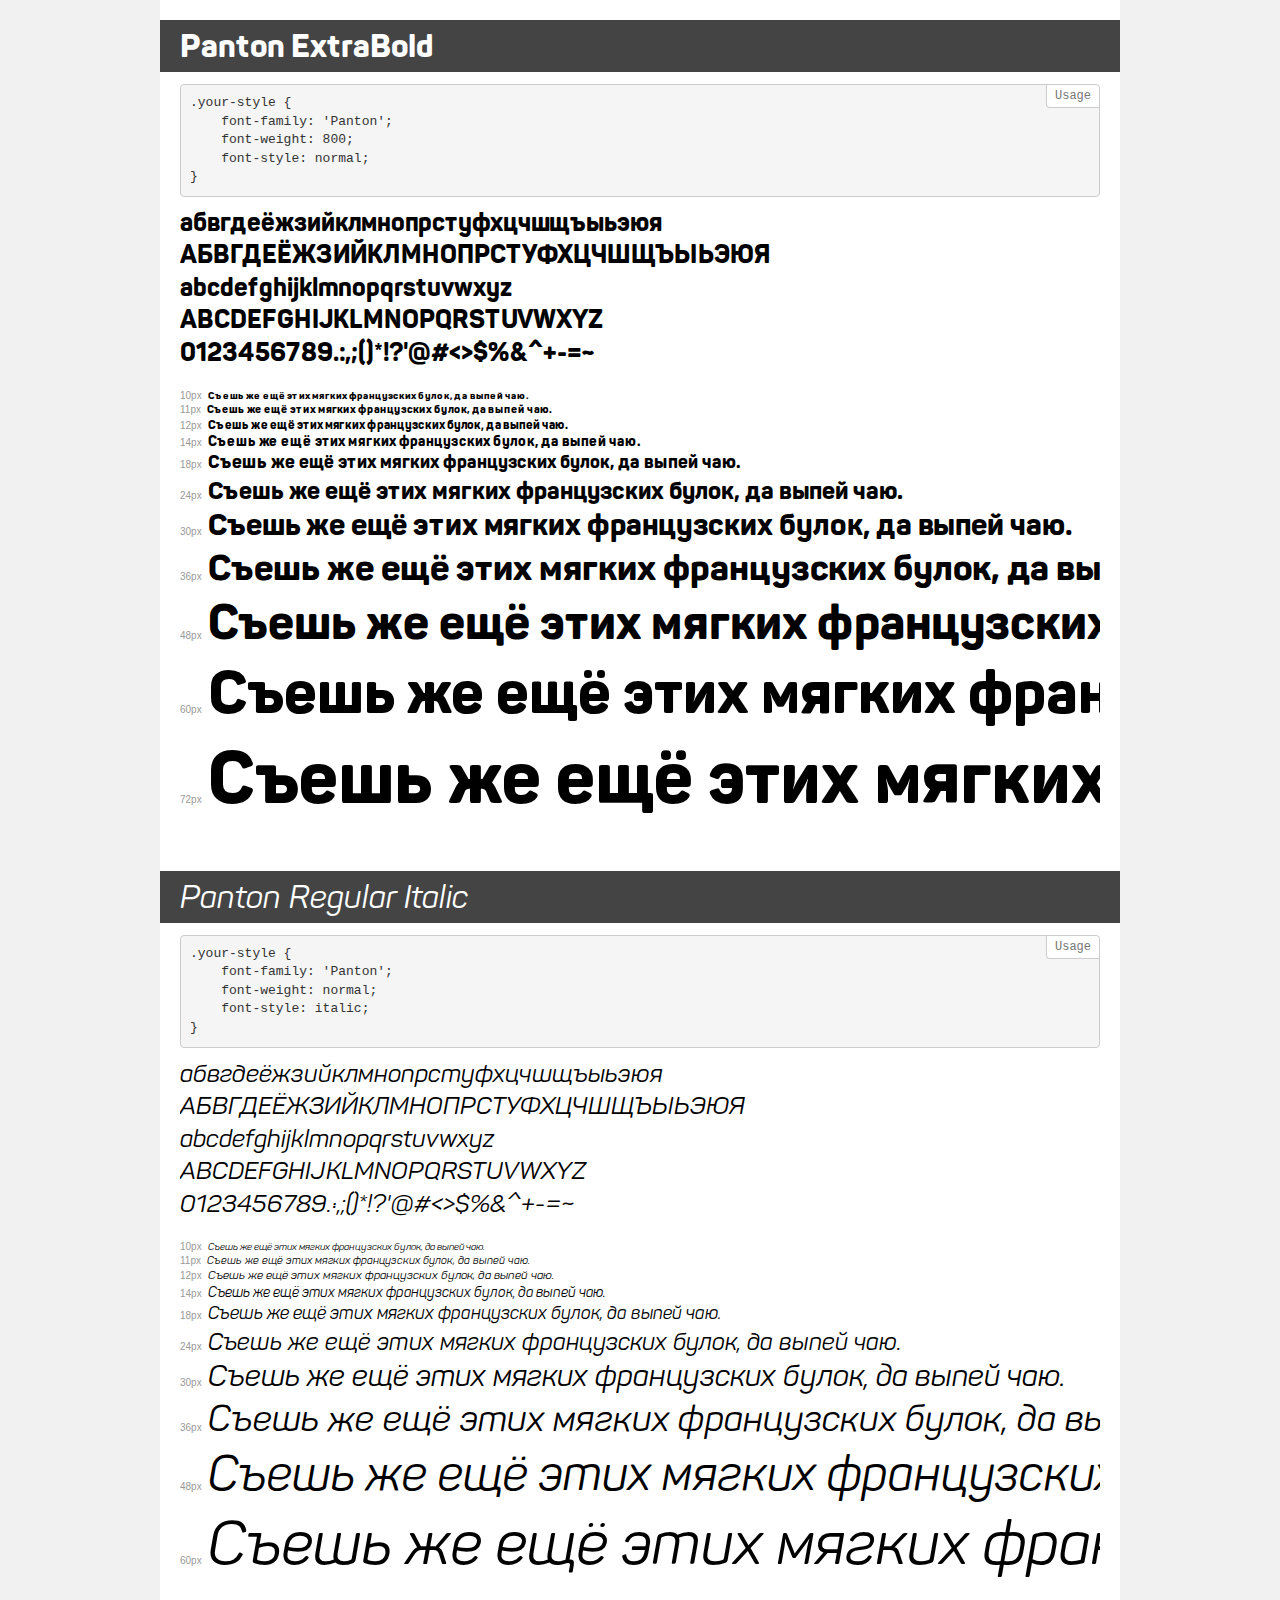
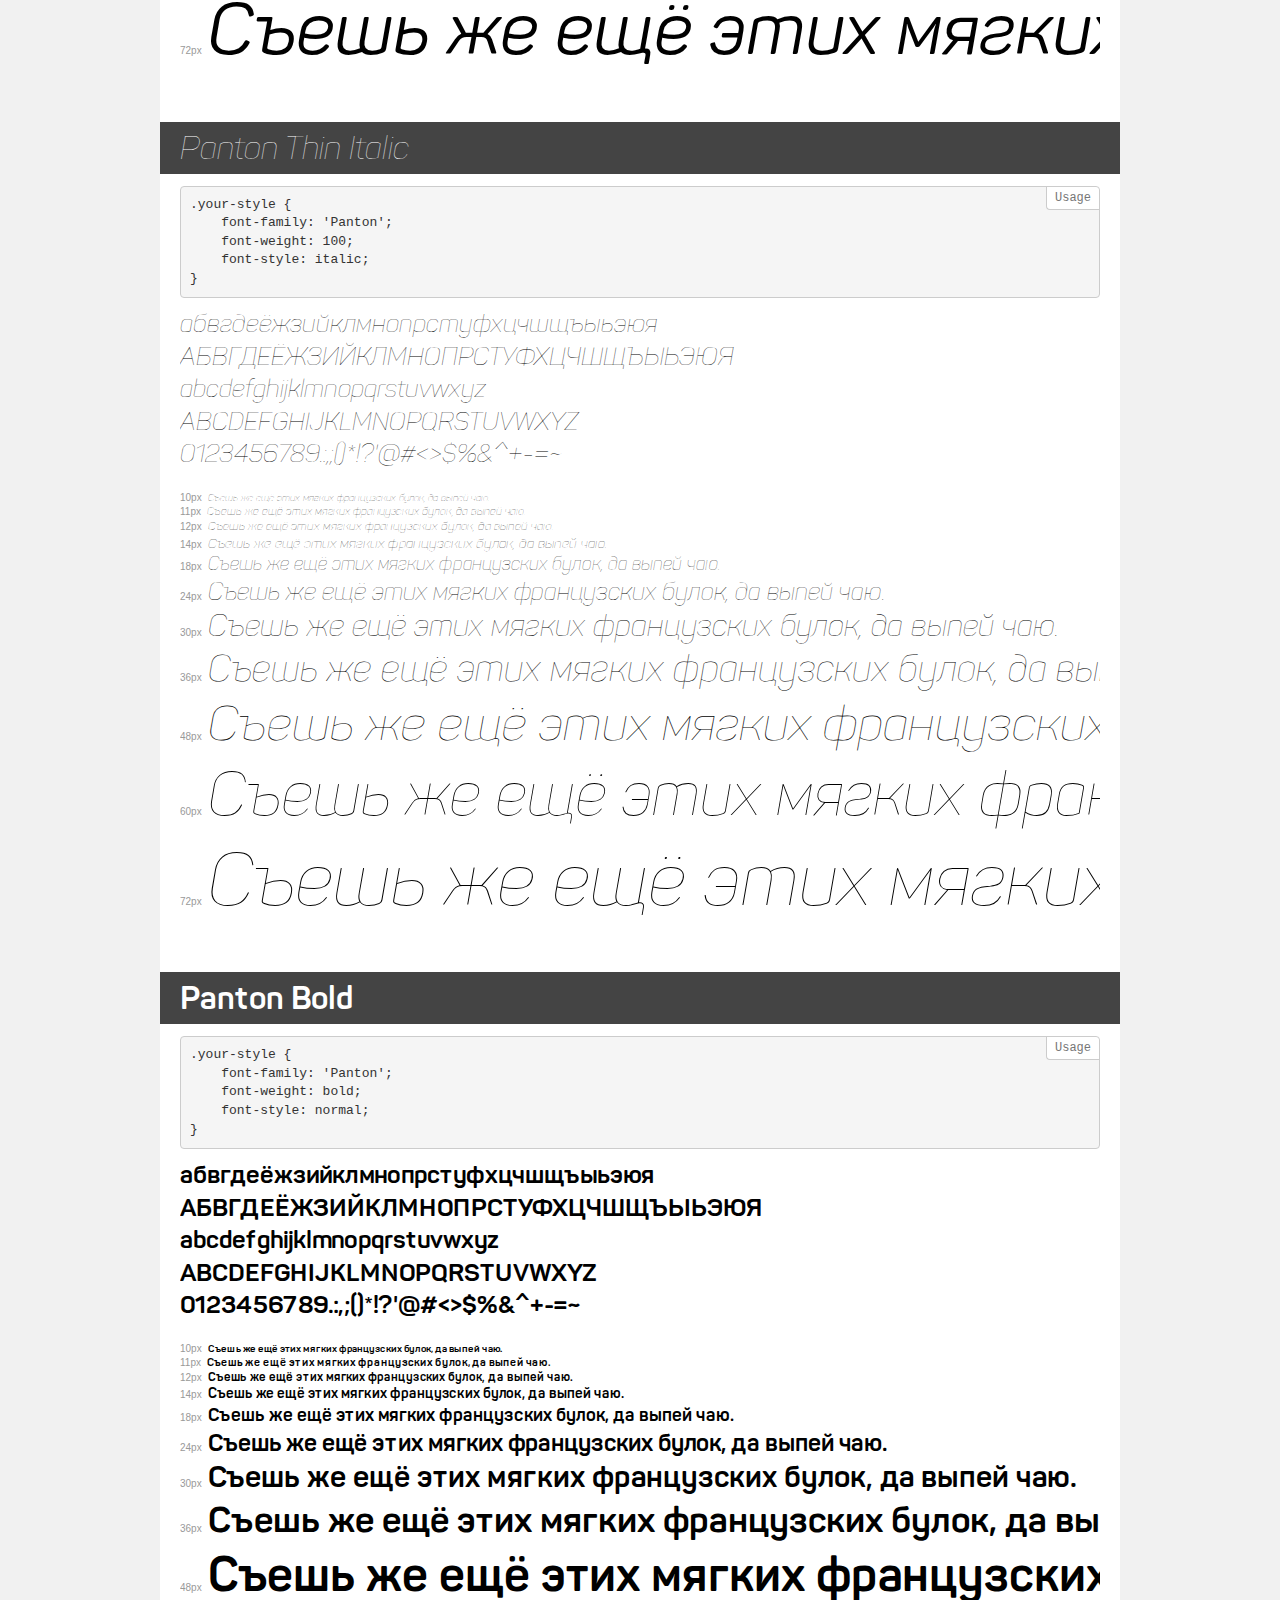
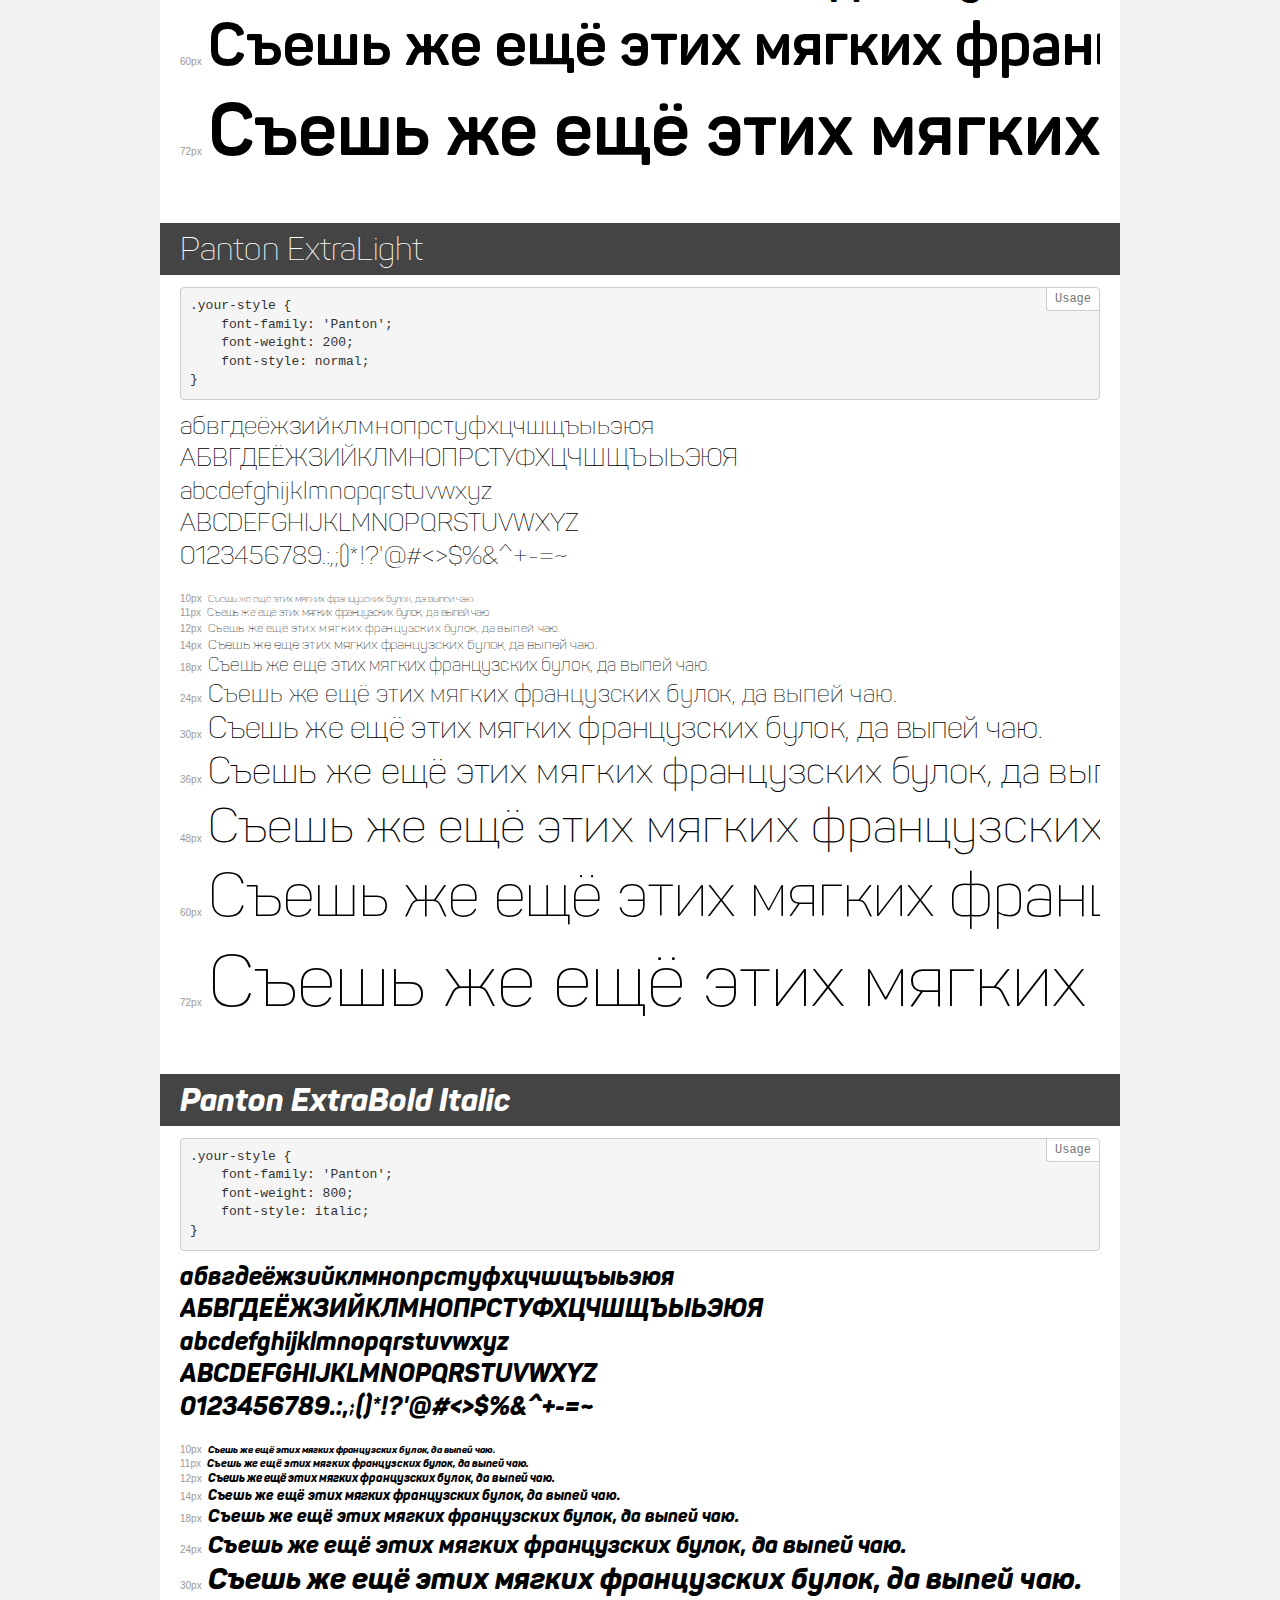
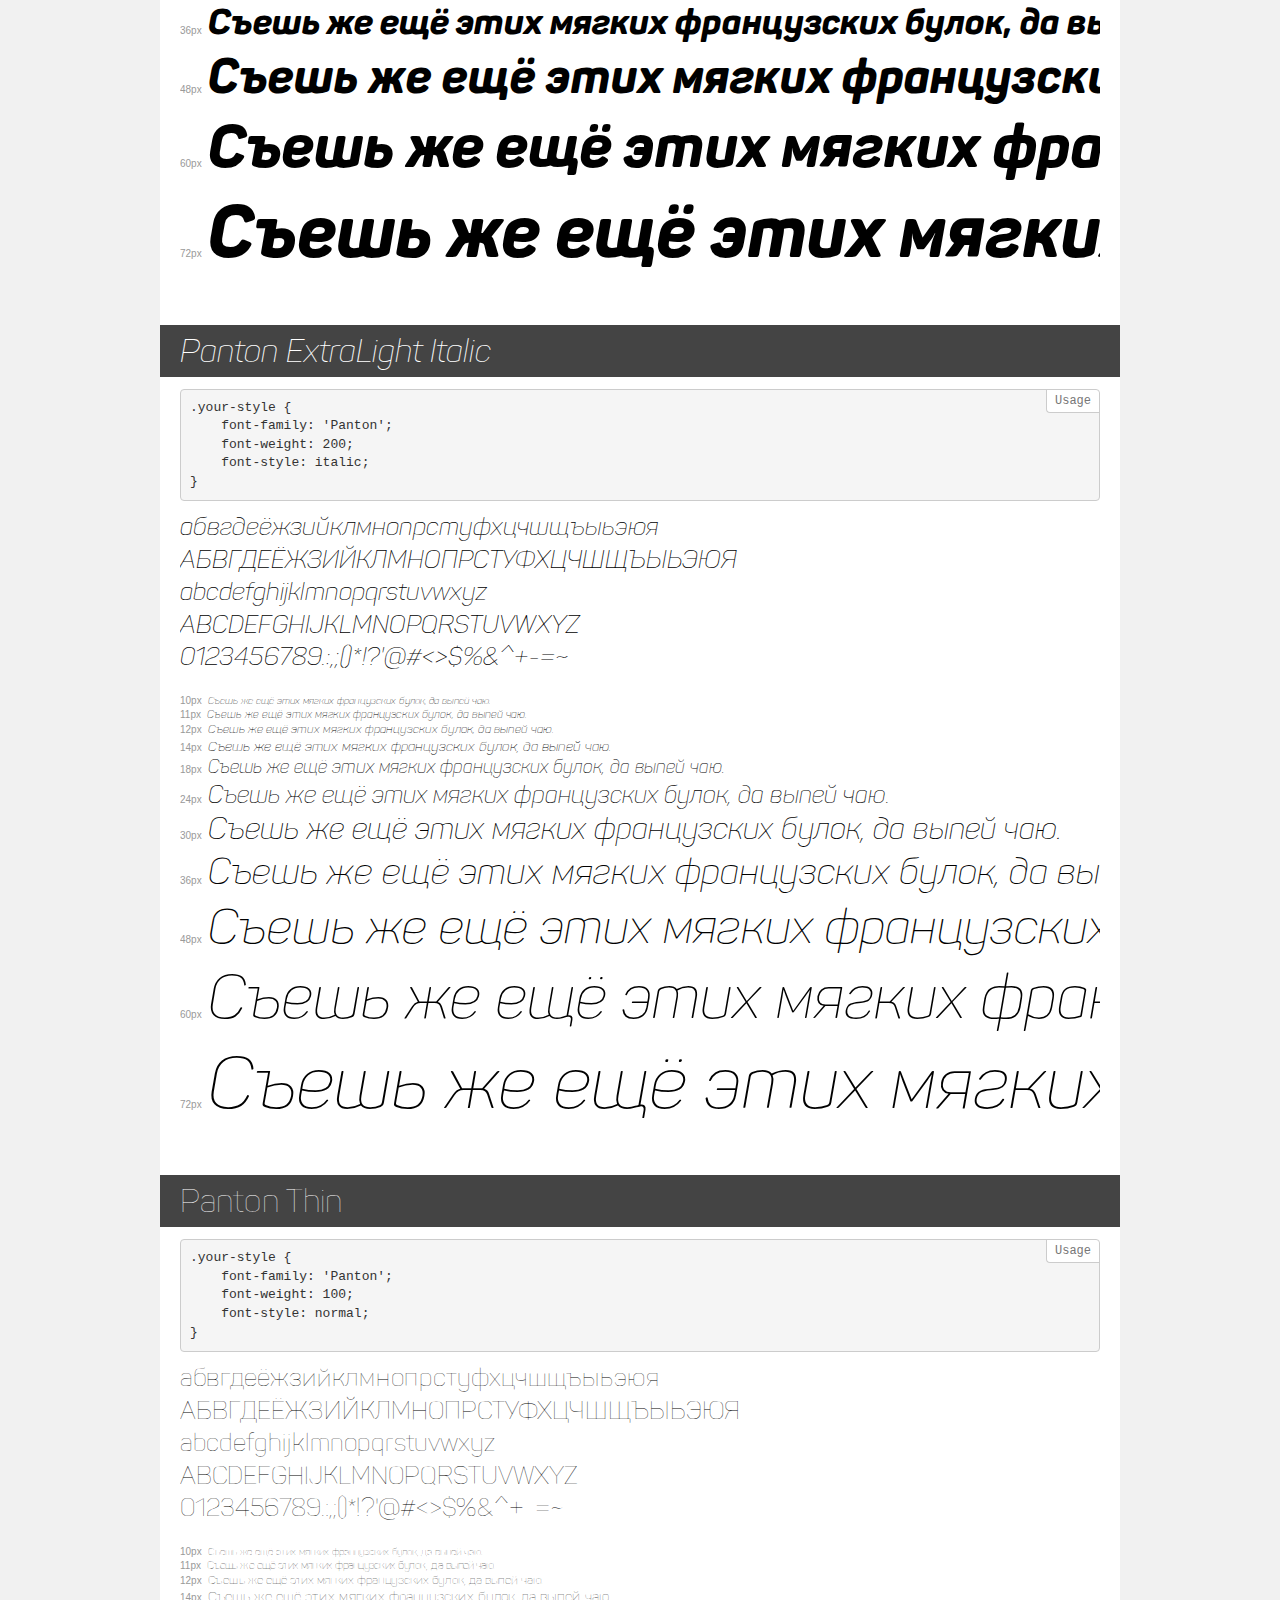
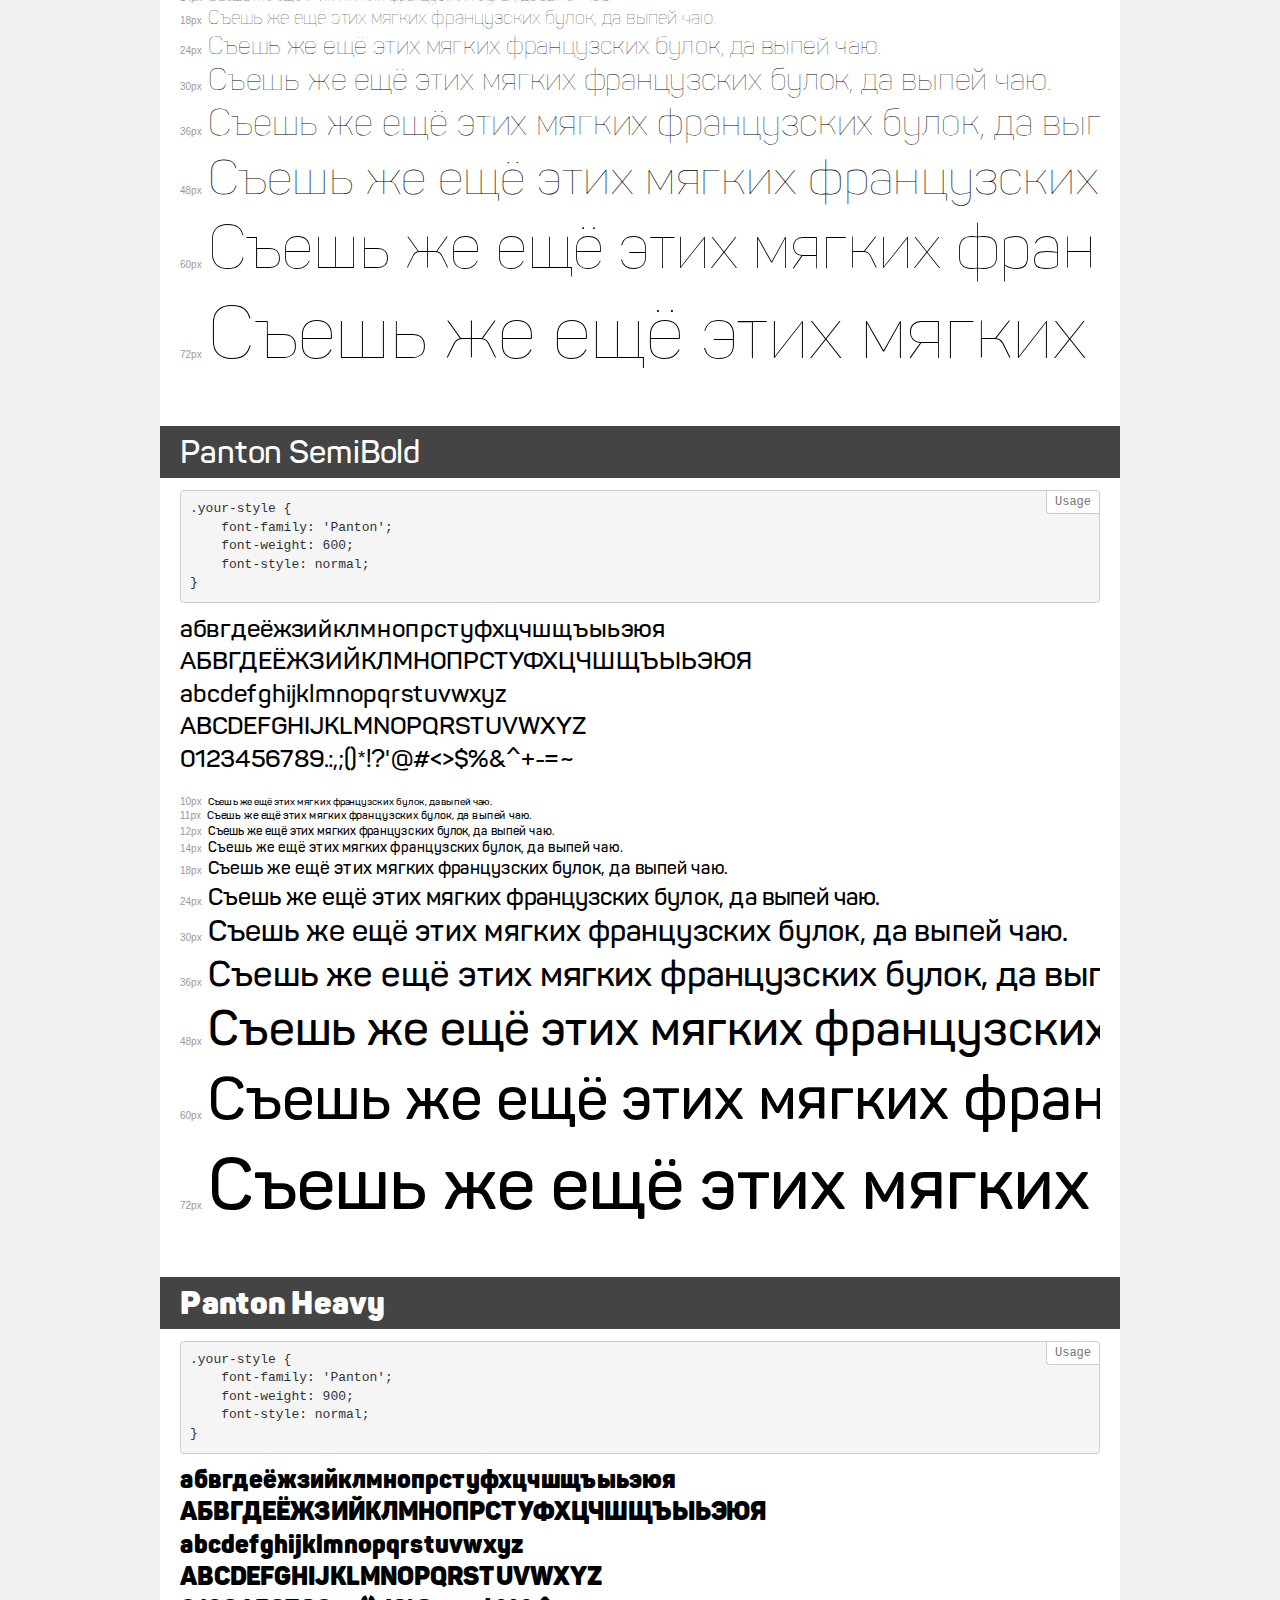
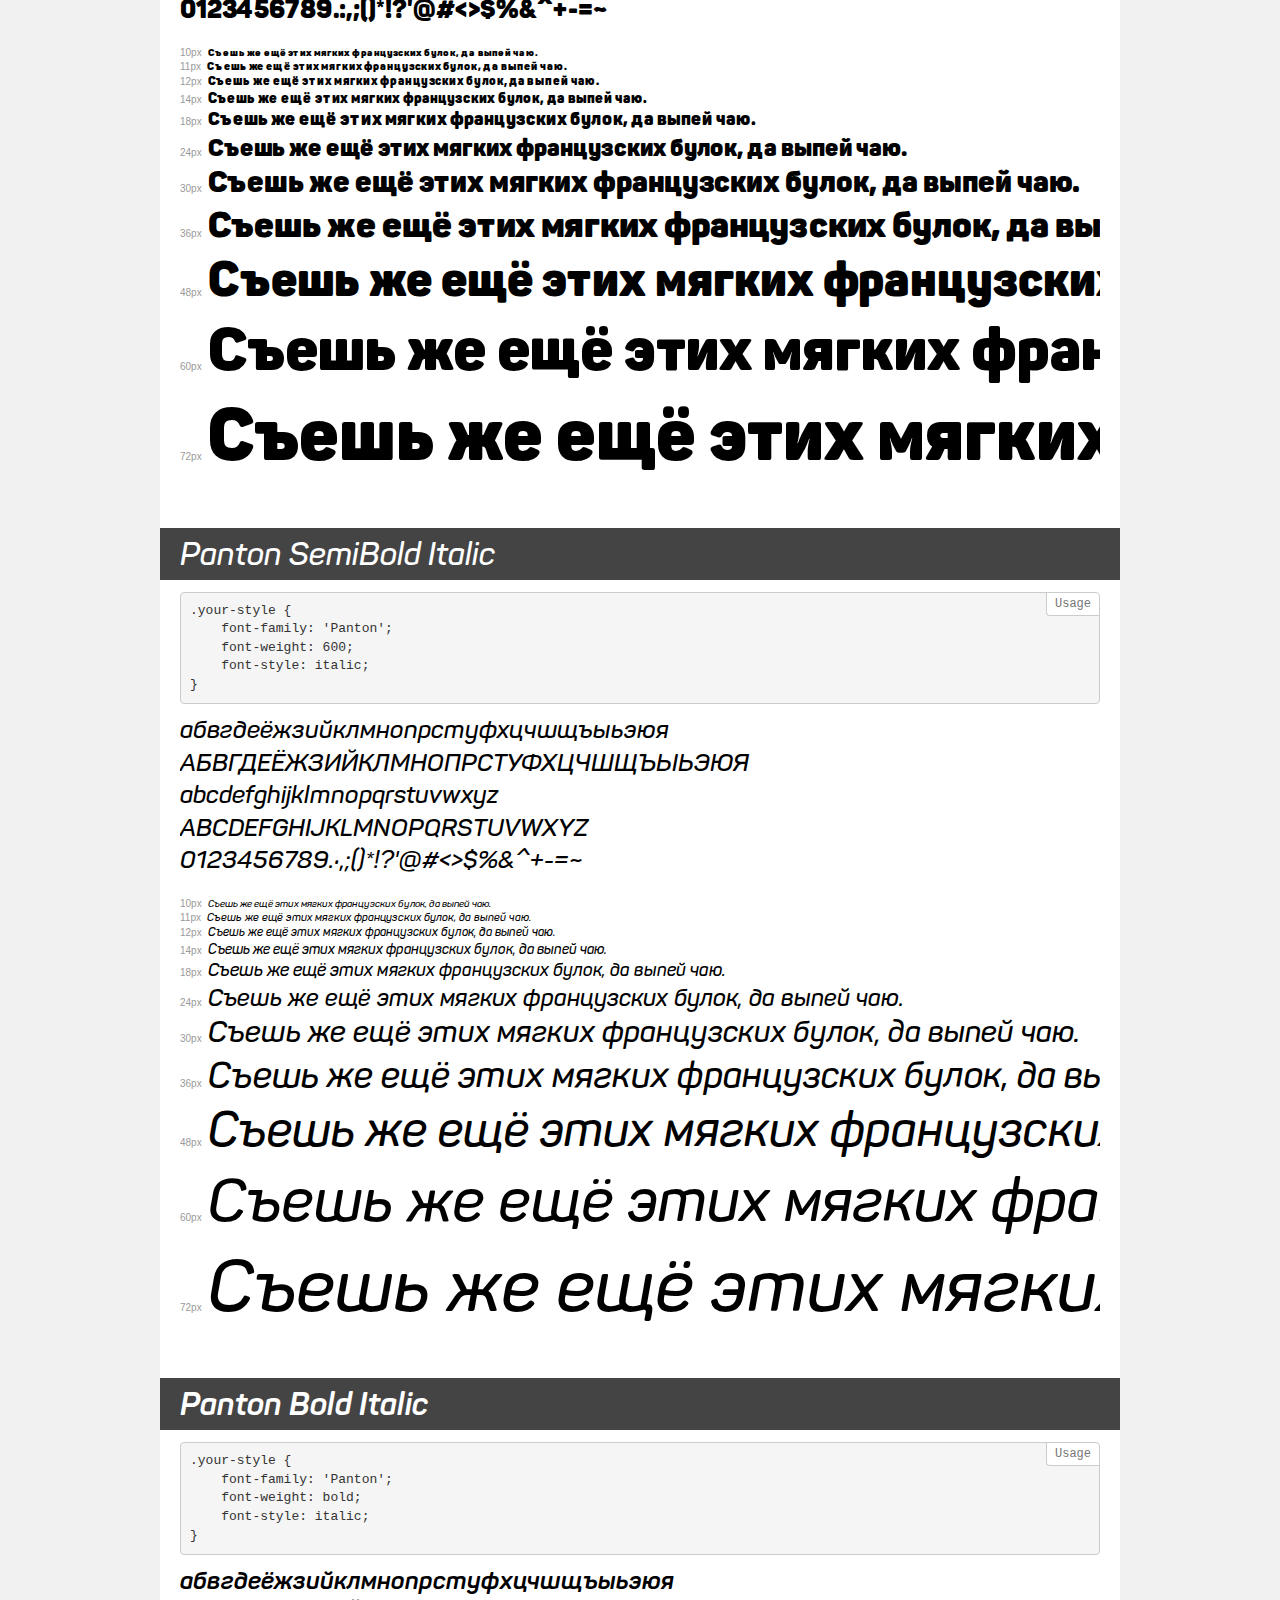
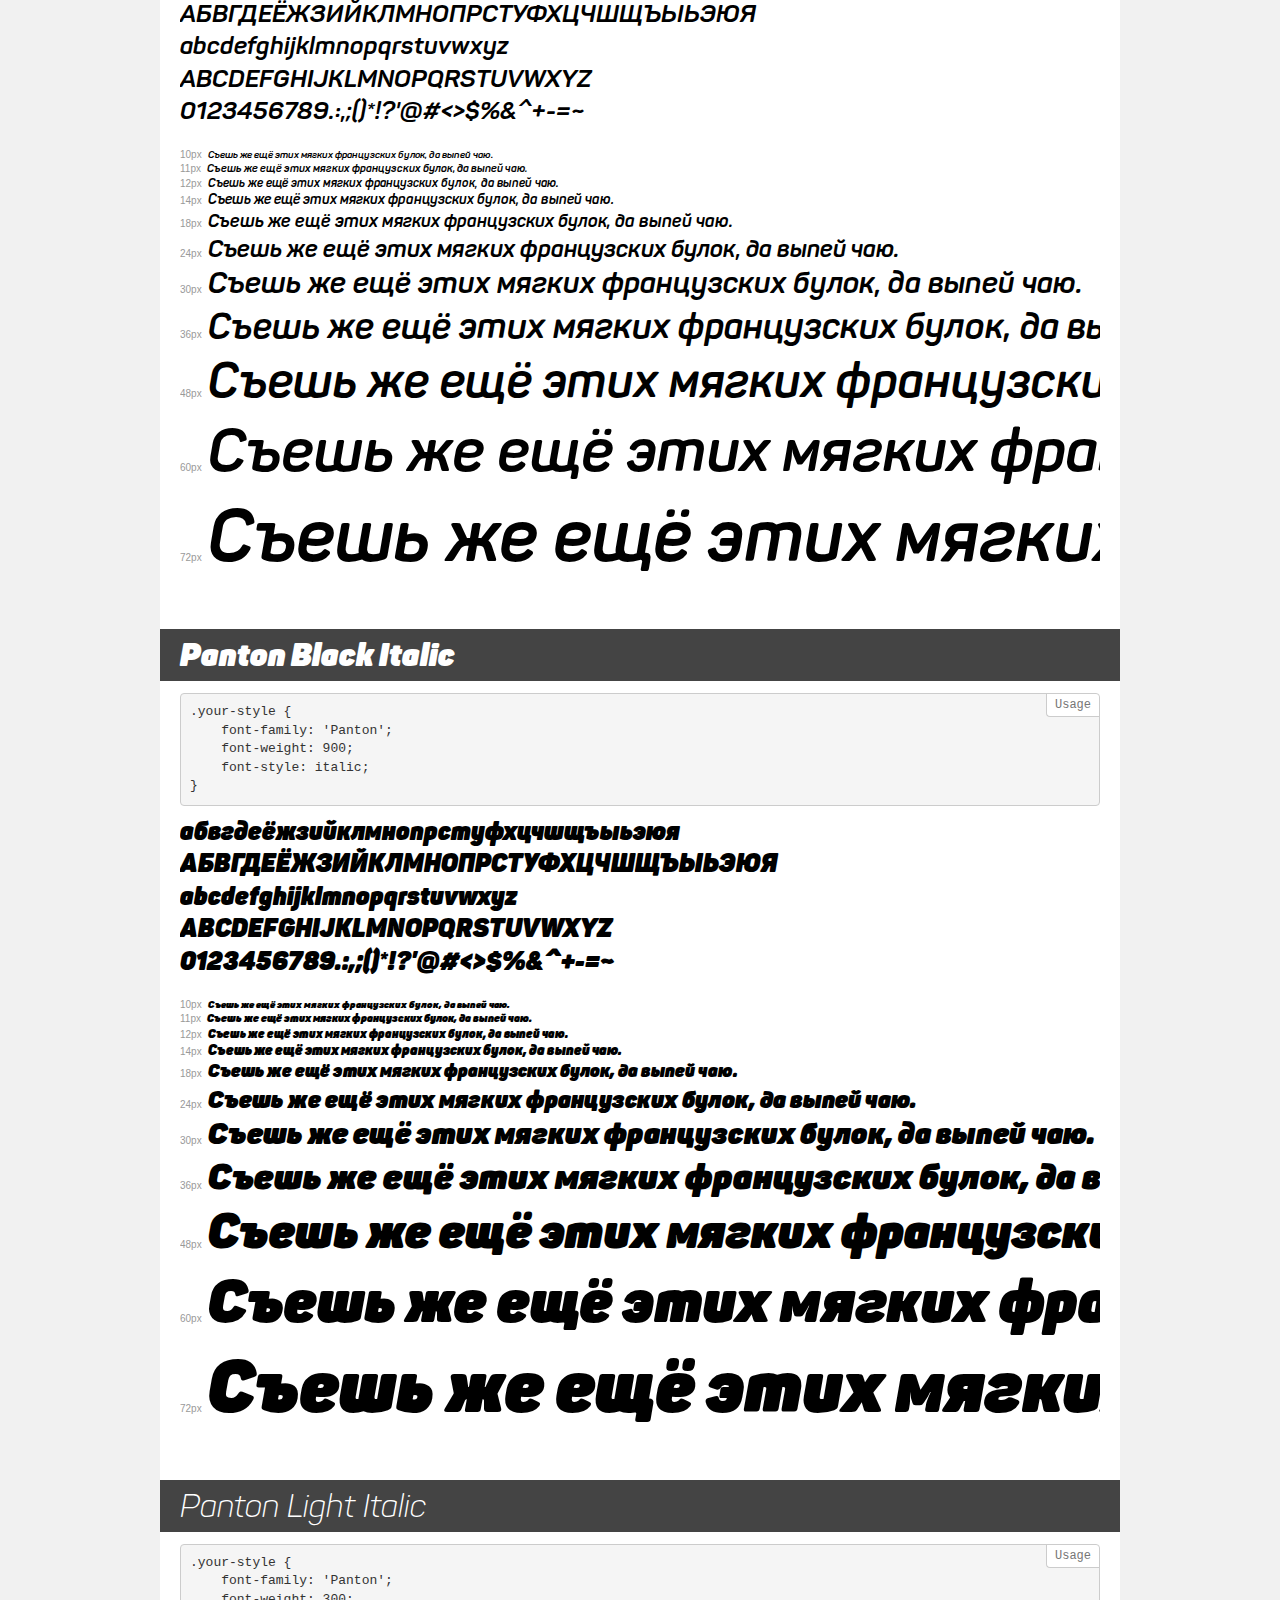
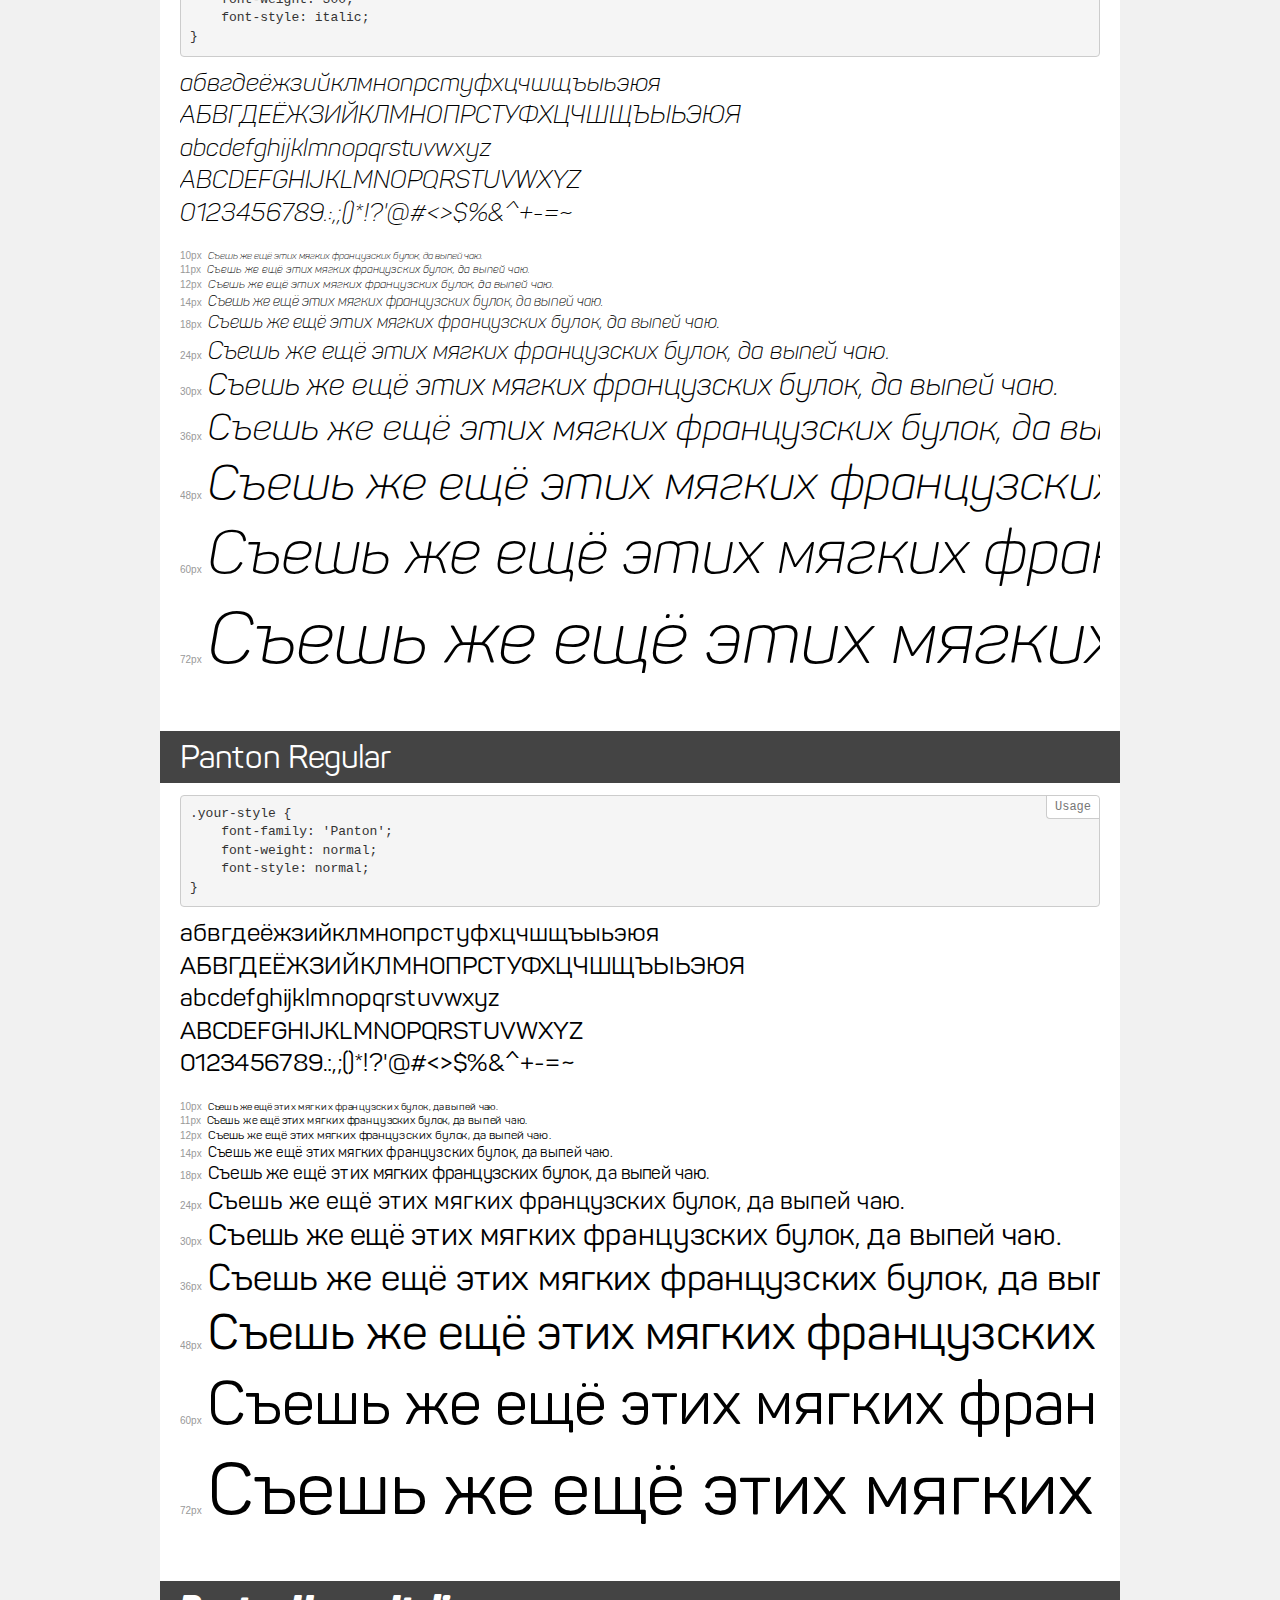
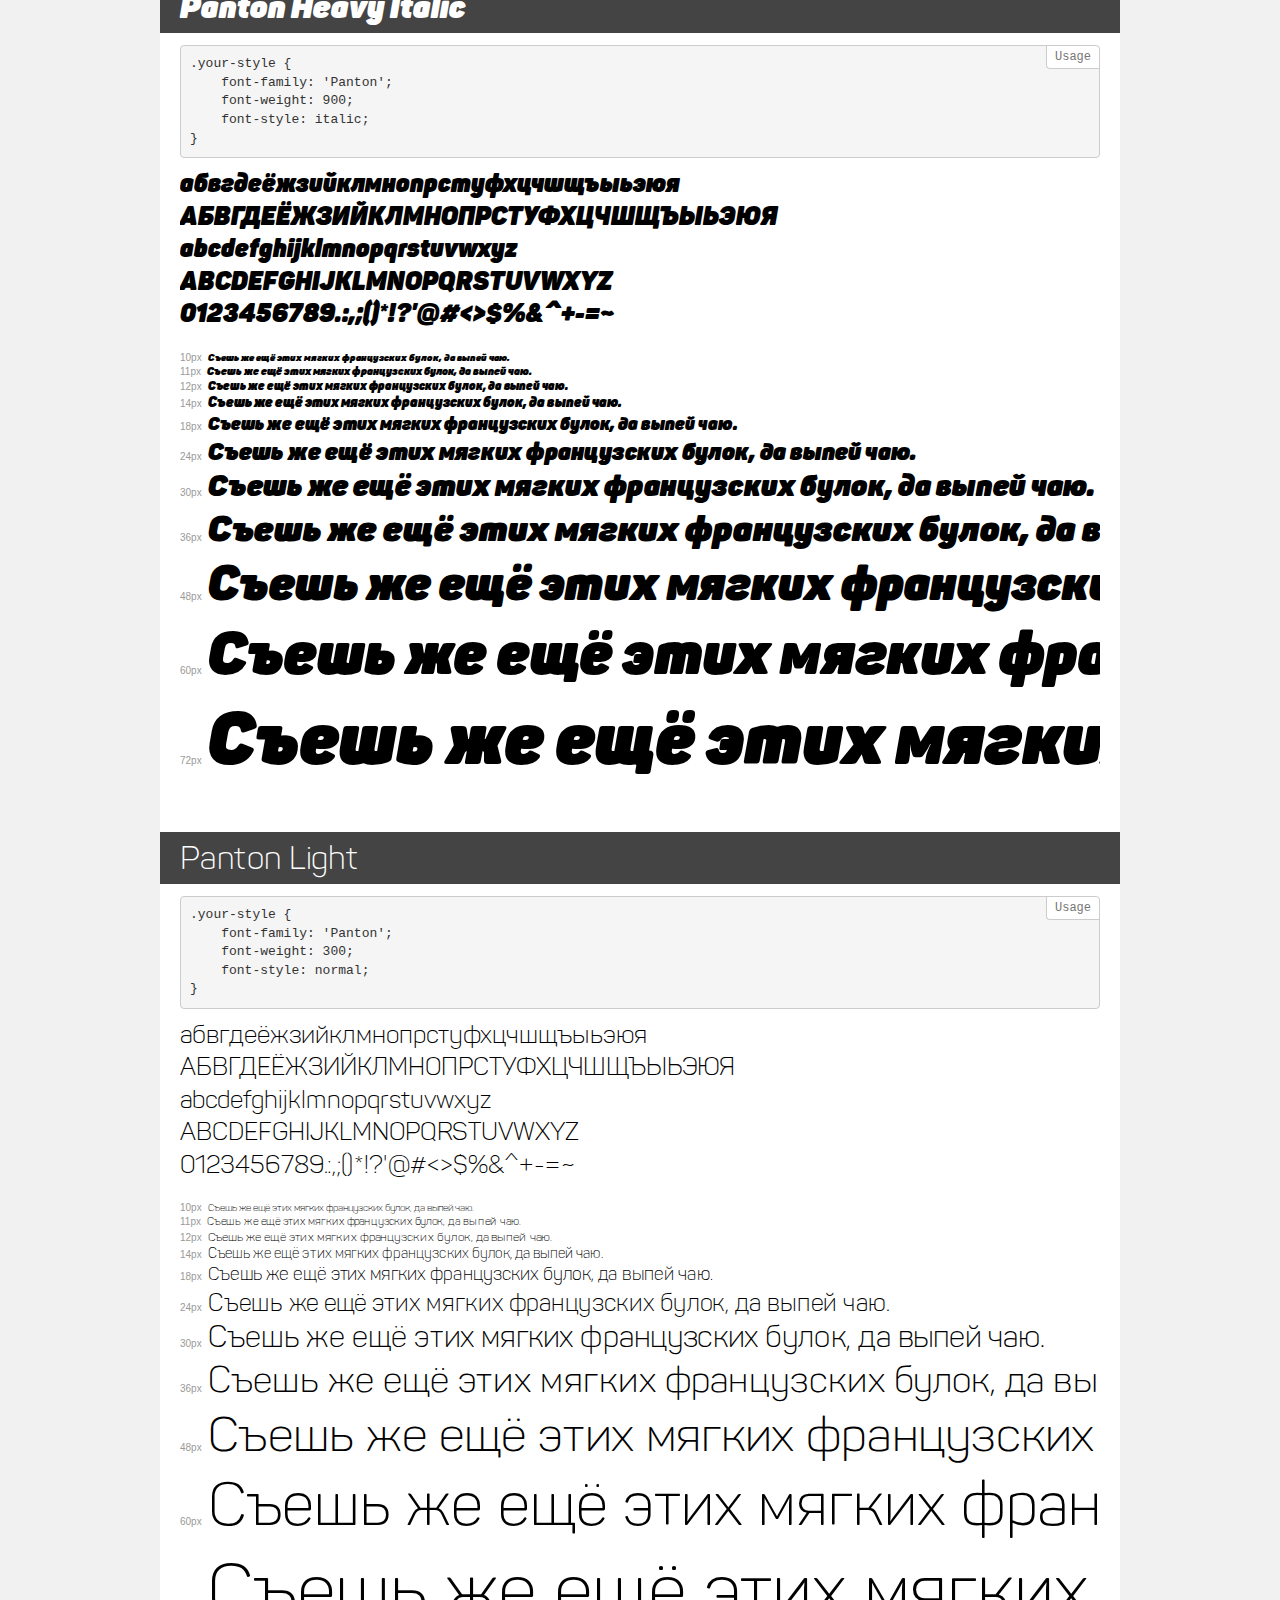
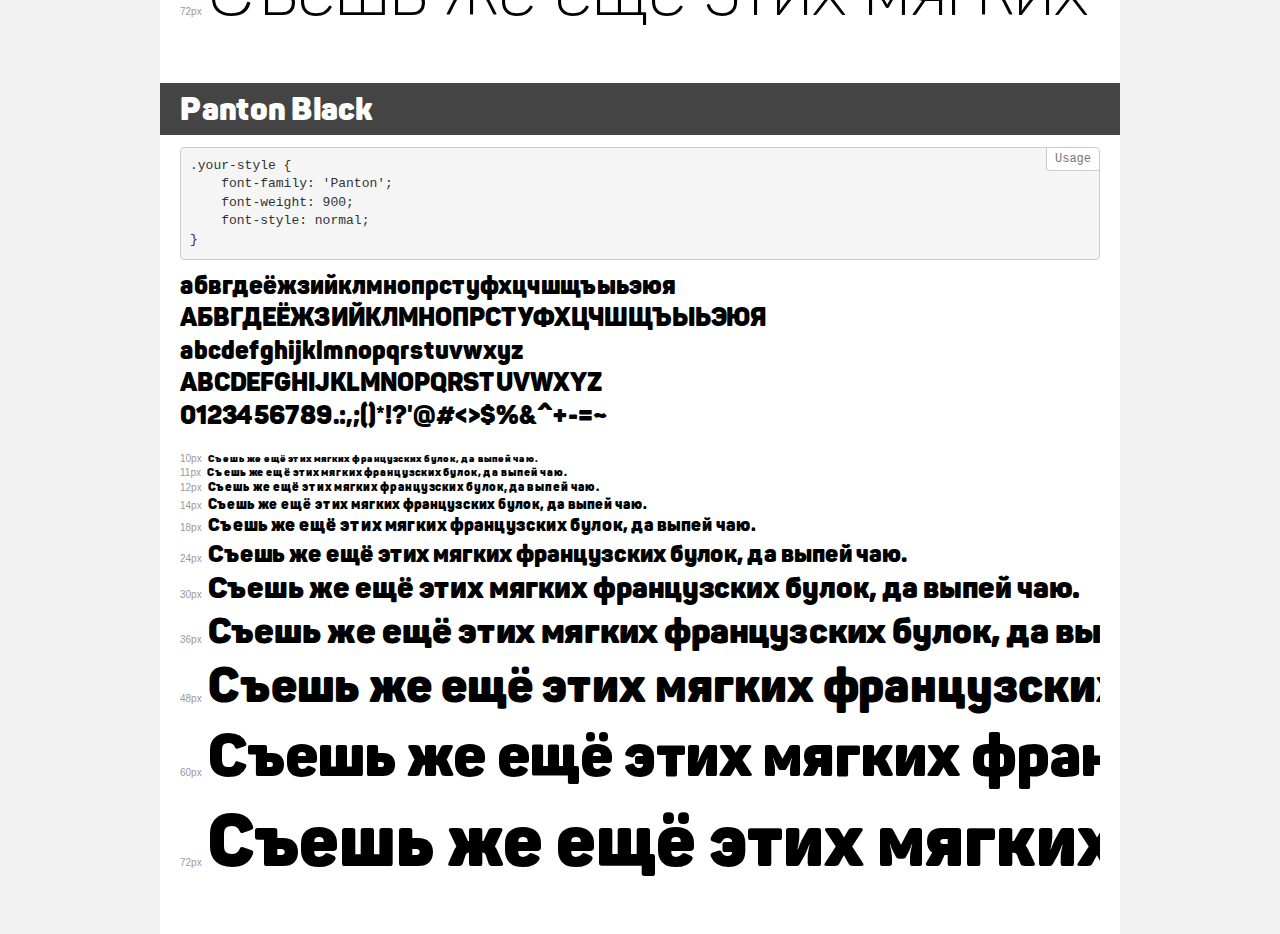
<file: fonts/panton/demo.html>
<!DOCTYPE html>
<html>
<head>
    <meta charset="utf-8">
    <meta http-equiv="X-UA-Compatible" content="IE=edge">
    <meta name="viewport" content="width=device-width, initial-scale=1">
    <meta name="robots" content="noindex, noarchive">
    <meta name="format-detection" content="telephone=no">
    <title>Transfonter demo</title>
    <link href="stylesheet.css" rel="stylesheet">
    <style>
        /*
        http://meyerweb.com/eric/tools/css/reset/
        v2.0 | 20110126
        License: none (public domain)
        */
        html, body, div, span, applet, object, iframe,
        h1, h2, h3, h4, h5, h6, p, blockquote, pre,
        a, abbr, acronym, address, big, cite, code,
        del, dfn, em, img, ins, kbd, q, s, samp,
        small, strike, strong, sub, sup, tt, var,
        b, u, i, center,
        dl, dt, dd, ol, ul, li,
        fieldset, form, label, legend,
        table, caption, tbody, tfoot, thead, tr, th, td,
        article, aside, canvas, details, embed,
        figure, figcaption, footer, header, hgroup,
        menu, nav, output, ruby, section, summary,
        time, mark, audio, video {
            margin: 0;
            padding: 0;
            border: 0;
            font-size: 100%;
            font: inherit;
            vertical-align: baseline;
        }
        /* HTML5 display-role reset for older browsers */
        article, aside, details, figcaption, figure,
        footer, header, hgroup, menu, nav, section {
            display: block;
        }
        body {
            line-height: 1;
        }
        ol, ul {
            list-style: none;
        }
        blockquote, q {
            quotes: none;
        }
        blockquote:before, blockquote:after,
        q:before, q:after {
            content: '';
            content: none;
        }
        table {
            border-collapse: collapse;
            border-spacing: 0;
        }
        /* common styles */
        body {
            background: #f1f1f1;
            color: #000;
        }
        .page {
            background: #fff;
            width: 920px;
            margin: 0 auto;
            padding: 20px 20px 0 20px;
            overflow: hidden;
        }
        .font-container {
            overflow-x: auto;
            overflow-y: hidden;
            margin-bottom: 40px;
            line-height: 1.3;
            white-space: nowrap;
            padding-bottom: 5px;
        }
        h1 {
            position: relative;
            background: #444;
            font-size: 32px;
            color: #fff;
            padding: 10px 20px;
            margin: 0 -20px 12px -20px;
        }
        .letters {
            font-size: 25px;
            margin-bottom: 20px;
        }
        .s10:before {
            content: '10px';
        }
        .s11:before {
            content: '11px';
        }
        .s12:before {
            content: '12px';
        }
        .s14:before {
            content: '14px';
        }
        .s18:before {
            content: '18px';
        }
        .s24:before {
            content: '24px';
        }
        .s30:before {
            content: '30px';
        }
        .s36:before {
            content: '36px';
        }
        .s48:before {
            content: '48px';
        }
        .s60:before {
            content: '60px';
        }
        .s72:before {
            content: '72px';
        }
        .s10:before, .s11:before, .s12:before, .s14:before,
        .s18:before, .s24:before, .s30:before, .s36:before,
        .s48:before, .s60:before, .s72:before {
            font-family: Arial, sans-serif;
            font-size: 10px;
            font-weight: normal;
            font-style: normal;
            color: #999;
            padding-right: 6px;
        }
        pre {
            display: block;
            position: relative;
            padding: 9px;
            margin: 0 0 10px;
            font-family: Monaco, Menlo, Consolas, "Courier New", monospace !important;
            font-size: 13px;
            line-height: 1.428571429;
            color: #333;
            font-weight: normal !important;
            font-style: normal !important;
            background-color: #f5f5f5;
            border: 1px solid #ccc;
            overflow-x: auto;
            border-radius: 4px;
        }
        pre:after {
            display: block;
            position: absolute;
            right: 0;
            top: 0;
            content: 'Usage';
            line-height: 1;
            padding: 5px 8px;
            font-size: 12px;
            color: #767676;
            background-color: #fff;
            border: 1px solid #ccc;
            border-right: none;
            border-top: none;
            border-radius: 0 4px 0 4px;
            z-index: 10;
        }
        /* responsive */
        @media (max-width: 959px) {
            .page {
                width: auto;
                margin: 0;
            }
        }
    </style>
</head>
<body>
<div class="page">
    <div class="demo" style="font-family: 'Panton'; font-weight: 800; font-style: normal;">
        <h1>Panton ExtraBold</h1>
        <pre>.your-style {
    font-family: 'Panton';
    font-weight: 800;
    font-style: normal;
}</pre>
        <div class="font-container">
            <p class="letters">
                абвгдеёжзийклмнопрстуфхцчшщъыьэюя<br>
АБВГДЕЁЖЗИЙКЛМНОПРСТУФХЦЧШЩЪЫЬЭЮЯ<br>
abcdefghijklmnopqrstuvwxyz<br>
ABCDEFGHIJKLMNOPQRSTUVWXYZ<br>
                0123456789.:,;()*!?'@#<>$%&^+-=~
            </p>
            <p class="s10" style="font-size: 10px;">Съешь же ещё этих мягких французских булок, да выпей чаю.</p>
            <p class="s11" style="font-size: 11px;">Съешь же ещё этих мягких французских булок, да выпей чаю.</p>
            <p class="s12" style="font-size: 12px;">Съешь же ещё этих мягких французских булок, да выпей чаю.</p>
            <p class="s14" style="font-size: 14px;">Съешь же ещё этих мягких французских булок, да выпей чаю.</p>
            <p class="s18" style="font-size: 18px;">Съешь же ещё этих мягких французских булок, да выпей чаю.</p>
            <p class="s24" style="font-size: 24px;">Съешь же ещё этих мягких французских булок, да выпей чаю.</p>
            <p class="s30" style="font-size: 30px;">Съешь же ещё этих мягких французских булок, да выпей чаю.</p>
            <p class="s36" style="font-size: 36px;">Съешь же ещё этих мягких французских булок, да выпей чаю.</p>
            <p class="s48" style="font-size: 48px;">Съешь же ещё этих мягких французских булок, да выпей чаю.</p>
            <p class="s60" style="font-size: 60px;">Съешь же ещё этих мягких французских булок, да выпей чаю.</p>
            <p class="s72" style="font-size: 72px;">Съешь же ещё этих мягких французских булок, да выпей чаю.</p>
        </div>
    </div>
    <div class="demo" style="font-family: 'Panton'; font-weight: normal; font-style: italic;">
        <h1>Panton Regular Italic</h1>
        <pre>.your-style {
    font-family: 'Panton';
    font-weight: normal;
    font-style: italic;
}</pre>
        <div class="font-container">
            <p class="letters">
                абвгдеёжзийклмнопрстуфхцчшщъыьэюя<br>
АБВГДЕЁЖЗИЙКЛМНОПРСТУФХЦЧШЩЪЫЬЭЮЯ<br>
abcdefghijklmnopqrstuvwxyz<br>
ABCDEFGHIJKLMNOPQRSTUVWXYZ<br>
                0123456789.:,;()*!?'@#<>$%&^+-=~
            </p>
            <p class="s10" style="font-size: 10px;">Съешь же ещё этих мягких французских булок, да выпей чаю.</p>
            <p class="s11" style="font-size: 11px;">Съешь же ещё этих мягких французских булок, да выпей чаю.</p>
            <p class="s12" style="font-size: 12px;">Съешь же ещё этих мягких французских булок, да выпей чаю.</p>
            <p class="s14" style="font-size: 14px;">Съешь же ещё этих мягких французских булок, да выпей чаю.</p>
            <p class="s18" style="font-size: 18px;">Съешь же ещё этих мягких французских булок, да выпей чаю.</p>
            <p class="s24" style="font-size: 24px;">Съешь же ещё этих мягких французских булок, да выпей чаю.</p>
            <p class="s30" style="font-size: 30px;">Съешь же ещё этих мягких французских булок, да выпей чаю.</p>
            <p class="s36" style="font-size: 36px;">Съешь же ещё этих мягких французских булок, да выпей чаю.</p>
            <p class="s48" style="font-size: 48px;">Съешь же ещё этих мягких французских булок, да выпей чаю.</p>
            <p class="s60" style="font-size: 60px;">Съешь же ещё этих мягких французских булок, да выпей чаю.</p>
            <p class="s72" style="font-size: 72px;">Съешь же ещё этих мягких французских булок, да выпей чаю.</p>
        </div>
    </div>
    <div class="demo" style="font-family: 'Panton'; font-weight: 100; font-style: italic;">
        <h1>Panton Thin Italic</h1>
        <pre>.your-style {
    font-family: 'Panton';
    font-weight: 100;
    font-style: italic;
}</pre>
        <div class="font-container">
            <p class="letters">
                абвгдеёжзийклмнопрстуфхцчшщъыьэюя<br>
АБВГДЕЁЖЗИЙКЛМНОПРСТУФХЦЧШЩЪЫЬЭЮЯ<br>
abcdefghijklmnopqrstuvwxyz<br>
ABCDEFGHIJKLMNOPQRSTUVWXYZ<br>
                0123456789.:,;()*!?'@#<>$%&^+-=~
            </p>
            <p class="s10" style="font-size: 10px;">Съешь же ещё этих мягких французских булок, да выпей чаю.</p>
            <p class="s11" style="font-size: 11px;">Съешь же ещё этих мягких французских булок, да выпей чаю.</p>
            <p class="s12" style="font-size: 12px;">Съешь же ещё этих мягких французских булок, да выпей чаю.</p>
            <p class="s14" style="font-size: 14px;">Съешь же ещё этих мягких французских булок, да выпей чаю.</p>
            <p class="s18" style="font-size: 18px;">Съешь же ещё этих мягких французских булок, да выпей чаю.</p>
            <p class="s24" style="font-size: 24px;">Съешь же ещё этих мягких французских булок, да выпей чаю.</p>
            <p class="s30" style="font-size: 30px;">Съешь же ещё этих мягких французских булок, да выпей чаю.</p>
            <p class="s36" style="font-size: 36px;">Съешь же ещё этих мягких французских булок, да выпей чаю.</p>
            <p class="s48" style="font-size: 48px;">Съешь же ещё этих мягких французских булок, да выпей чаю.</p>
            <p class="s60" style="font-size: 60px;">Съешь же ещё этих мягких французских булок, да выпей чаю.</p>
            <p class="s72" style="font-size: 72px;">Съешь же ещё этих мягких французских булок, да выпей чаю.</p>
        </div>
    </div>
    <div class="demo" style="font-family: 'Panton'; font-weight: bold; font-style: normal;">
        <h1>Panton Bold</h1>
        <pre>.your-style {
    font-family: 'Panton';
    font-weight: bold;
    font-style: normal;
}</pre>
        <div class="font-container">
            <p class="letters">
                абвгдеёжзийклмнопрстуфхцчшщъыьэюя<br>
АБВГДЕЁЖЗИЙКЛМНОПРСТУФХЦЧШЩЪЫЬЭЮЯ<br>
abcdefghijklmnopqrstuvwxyz<br>
ABCDEFGHIJKLMNOPQRSTUVWXYZ<br>
                0123456789.:,;()*!?'@#<>$%&^+-=~
            </p>
            <p class="s10" style="font-size: 10px;">Съешь же ещё этих мягких французских булок, да выпей чаю.</p>
            <p class="s11" style="font-size: 11px;">Съешь же ещё этих мягких французских булок, да выпей чаю.</p>
            <p class="s12" style="font-size: 12px;">Съешь же ещё этих мягких французских булок, да выпей чаю.</p>
            <p class="s14" style="font-size: 14px;">Съешь же ещё этих мягких французских булок, да выпей чаю.</p>
            <p class="s18" style="font-size: 18px;">Съешь же ещё этих мягких французских булок, да выпей чаю.</p>
            <p class="s24" style="font-size: 24px;">Съешь же ещё этих мягких французских булок, да выпей чаю.</p>
            <p class="s30" style="font-size: 30px;">Съешь же ещё этих мягких французских булок, да выпей чаю.</p>
            <p class="s36" style="font-size: 36px;">Съешь же ещё этих мягких французских булок, да выпей чаю.</p>
            <p class="s48" style="font-size: 48px;">Съешь же ещё этих мягких французских булок, да выпей чаю.</p>
            <p class="s60" style="font-size: 60px;">Съешь же ещё этих мягких французских булок, да выпей чаю.</p>
            <p class="s72" style="font-size: 72px;">Съешь же ещё этих мягких французских булок, да выпей чаю.</p>
        </div>
    </div>
    <div class="demo" style="font-family: 'Panton'; font-weight: 200; font-style: normal;">
        <h1>Panton ExtraLight</h1>
        <pre>.your-style {
    font-family: 'Panton';
    font-weight: 200;
    font-style: normal;
}</pre>
        <div class="font-container">
            <p class="letters">
                абвгдеёжзийклмнопрстуфхцчшщъыьэюя<br>
АБВГДЕЁЖЗИЙКЛМНОПРСТУФХЦЧШЩЪЫЬЭЮЯ<br>
abcdefghijklmnopqrstuvwxyz<br>
ABCDEFGHIJKLMNOPQRSTUVWXYZ<br>
                0123456789.:,;()*!?'@#<>$%&^+-=~
            </p>
            <p class="s10" style="font-size: 10px;">Съешь же ещё этих мягких французских булок, да выпей чаю.</p>
            <p class="s11" style="font-size: 11px;">Съешь же ещё этих мягких французских булок, да выпей чаю.</p>
            <p class="s12" style="font-size: 12px;">Съешь же ещё этих мягких французских булок, да выпей чаю.</p>
            <p class="s14" style="font-size: 14px;">Съешь же ещё этих мягких французских булок, да выпей чаю.</p>
            <p class="s18" style="font-size: 18px;">Съешь же ещё этих мягких французских булок, да выпей чаю.</p>
            <p class="s24" style="font-size: 24px;">Съешь же ещё этих мягких французских булок, да выпей чаю.</p>
            <p class="s30" style="font-size: 30px;">Съешь же ещё этих мягких французских булок, да выпей чаю.</p>
            <p class="s36" style="font-size: 36px;">Съешь же ещё этих мягких французских булок, да выпей чаю.</p>
            <p class="s48" style="font-size: 48px;">Съешь же ещё этих мягких французских булок, да выпей чаю.</p>
            <p class="s60" style="font-size: 60px;">Съешь же ещё этих мягких французских булок, да выпей чаю.</p>
            <p class="s72" style="font-size: 72px;">Съешь же ещё этих мягких французских булок, да выпей чаю.</p>
        </div>
    </div>
    <div class="demo" style="font-family: 'Panton'; font-weight: 800; font-style: italic;">
        <h1>Panton ExtraBold Italic</h1>
        <pre>.your-style {
    font-family: 'Panton';
    font-weight: 800;
    font-style: italic;
}</pre>
        <div class="font-container">
            <p class="letters">
                абвгдеёжзийклмнопрстуфхцчшщъыьэюя<br>
АБВГДЕЁЖЗИЙКЛМНОПРСТУФХЦЧШЩЪЫЬЭЮЯ<br>
abcdefghijklmnopqrstuvwxyz<br>
ABCDEFGHIJKLMNOPQRSTUVWXYZ<br>
                0123456789.:,;()*!?'@#<>$%&^+-=~
            </p>
            <p class="s10" style="font-size: 10px;">Съешь же ещё этих мягких французских булок, да выпей чаю.</p>
            <p class="s11" style="font-size: 11px;">Съешь же ещё этих мягких французских булок, да выпей чаю.</p>
            <p class="s12" style="font-size: 12px;">Съешь же ещё этих мягких французских булок, да выпей чаю.</p>
            <p class="s14" style="font-size: 14px;">Съешь же ещё этих мягких французских булок, да выпей чаю.</p>
            <p class="s18" style="font-size: 18px;">Съешь же ещё этих мягких французских булок, да выпей чаю.</p>
            <p class="s24" style="font-size: 24px;">Съешь же ещё этих мягких французских булок, да выпей чаю.</p>
            <p class="s30" style="font-size: 30px;">Съешь же ещё этих мягких французских булок, да выпей чаю.</p>
            <p class="s36" style="font-size: 36px;">Съешь же ещё этих мягких французских булок, да выпей чаю.</p>
            <p class="s48" style="font-size: 48px;">Съешь же ещё этих мягких французских булок, да выпей чаю.</p>
            <p class="s60" style="font-size: 60px;">Съешь же ещё этих мягких французских булок, да выпей чаю.</p>
            <p class="s72" style="font-size: 72px;">Съешь же ещё этих мягких французских булок, да выпей чаю.</p>
        </div>
    </div>
    <div class="demo" style="font-family: 'Panton'; font-weight: 200; font-style: italic;">
        <h1>Panton ExtraLight Italic</h1>
        <pre>.your-style {
    font-family: 'Panton';
    font-weight: 200;
    font-style: italic;
}</pre>
        <div class="font-container">
            <p class="letters">
                абвгдеёжзийклмнопрстуфхцчшщъыьэюя<br>
АБВГДЕЁЖЗИЙКЛМНОПРСТУФХЦЧШЩЪЫЬЭЮЯ<br>
abcdefghijklmnopqrstuvwxyz<br>
ABCDEFGHIJKLMNOPQRSTUVWXYZ<br>
                0123456789.:,;()*!?'@#<>$%&^+-=~
            </p>
            <p class="s10" style="font-size: 10px;">Съешь же ещё этих мягких французских булок, да выпей чаю.</p>
            <p class="s11" style="font-size: 11px;">Съешь же ещё этих мягких французских булок, да выпей чаю.</p>
            <p class="s12" style="font-size: 12px;">Съешь же ещё этих мягких французских булок, да выпей чаю.</p>
            <p class="s14" style="font-size: 14px;">Съешь же ещё этих мягких французских булок, да выпей чаю.</p>
            <p class="s18" style="font-size: 18px;">Съешь же ещё этих мягких французских булок, да выпей чаю.</p>
            <p class="s24" style="font-size: 24px;">Съешь же ещё этих мягких французских булок, да выпей чаю.</p>
            <p class="s30" style="font-size: 30px;">Съешь же ещё этих мягких французских булок, да выпей чаю.</p>
            <p class="s36" style="font-size: 36px;">Съешь же ещё этих мягких французских булок, да выпей чаю.</p>
            <p class="s48" style="font-size: 48px;">Съешь же ещё этих мягких французских булок, да выпей чаю.</p>
            <p class="s60" style="font-size: 60px;">Съешь же ещё этих мягких французских булок, да выпей чаю.</p>
            <p class="s72" style="font-size: 72px;">Съешь же ещё этих мягких французских булок, да выпей чаю.</p>
        </div>
    </div>
    <div class="demo" style="font-family: 'Panton'; font-weight: 100; font-style: normal;">
        <h1>Panton Thin</h1>
        <pre>.your-style {
    font-family: 'Panton';
    font-weight: 100;
    font-style: normal;
}</pre>
        <div class="font-container">
            <p class="letters">
                абвгдеёжзийклмнопрстуфхцчшщъыьэюя<br>
АБВГДЕЁЖЗИЙКЛМНОПРСТУФХЦЧШЩЪЫЬЭЮЯ<br>
abcdefghijklmnopqrstuvwxyz<br>
ABCDEFGHIJKLMNOPQRSTUVWXYZ<br>
                0123456789.:,;()*!?'@#<>$%&^+-=~
            </p>
            <p class="s10" style="font-size: 10px;">Съешь же ещё этих мягких французских булок, да выпей чаю.</p>
            <p class="s11" style="font-size: 11px;">Съешь же ещё этих мягких французских булок, да выпей чаю.</p>
            <p class="s12" style="font-size: 12px;">Съешь же ещё этих мягких французских булок, да выпей чаю.</p>
            <p class="s14" style="font-size: 14px;">Съешь же ещё этих мягких французских булок, да выпей чаю.</p>
            <p class="s18" style="font-size: 18px;">Съешь же ещё этих мягких французских булок, да выпей чаю.</p>
            <p class="s24" style="font-size: 24px;">Съешь же ещё этих мягких французских булок, да выпей чаю.</p>
            <p class="s30" style="font-size: 30px;">Съешь же ещё этих мягких французских булок, да выпей чаю.</p>
            <p class="s36" style="font-size: 36px;">Съешь же ещё этих мягких французских булок, да выпей чаю.</p>
            <p class="s48" style="font-size: 48px;">Съешь же ещё этих мягких французских булок, да выпей чаю.</p>
            <p class="s60" style="font-size: 60px;">Съешь же ещё этих мягких французских булок, да выпей чаю.</p>
            <p class="s72" style="font-size: 72px;">Съешь же ещё этих мягких французских булок, да выпей чаю.</p>
        </div>
    </div>
    <div class="demo" style="font-family: 'Panton'; font-weight: 600; font-style: normal;">
        <h1>Panton SemiBold</h1>
        <pre>.your-style {
    font-family: 'Panton';
    font-weight: 600;
    font-style: normal;
}</pre>
        <div class="font-container">
            <p class="letters">
                абвгдеёжзийклмнопрстуфхцчшщъыьэюя<br>
АБВГДЕЁЖЗИЙКЛМНОПРСТУФХЦЧШЩЪЫЬЭЮЯ<br>
abcdefghijklmnopqrstuvwxyz<br>
ABCDEFGHIJKLMNOPQRSTUVWXYZ<br>
                0123456789.:,;()*!?'@#<>$%&^+-=~
            </p>
            <p class="s10" style="font-size: 10px;">Съешь же ещё этих мягких французских булок, да выпей чаю.</p>
            <p class="s11" style="font-size: 11px;">Съешь же ещё этих мягких французских булок, да выпей чаю.</p>
            <p class="s12" style="font-size: 12px;">Съешь же ещё этих мягких французских булок, да выпей чаю.</p>
            <p class="s14" style="font-size: 14px;">Съешь же ещё этих мягких французских булок, да выпей чаю.</p>
            <p class="s18" style="font-size: 18px;">Съешь же ещё этих мягких французских булок, да выпей чаю.</p>
            <p class="s24" style="font-size: 24px;">Съешь же ещё этих мягких французских булок, да выпей чаю.</p>
            <p class="s30" style="font-size: 30px;">Съешь же ещё этих мягких французских булок, да выпей чаю.</p>
            <p class="s36" style="font-size: 36px;">Съешь же ещё этих мягких французских булок, да выпей чаю.</p>
            <p class="s48" style="font-size: 48px;">Съешь же ещё этих мягких французских булок, да выпей чаю.</p>
            <p class="s60" style="font-size: 60px;">Съешь же ещё этих мягких французских булок, да выпей чаю.</p>
            <p class="s72" style="font-size: 72px;">Съешь же ещё этих мягких французских булок, да выпей чаю.</p>
        </div>
    </div>
    <div class="demo" style="font-family: 'Panton'; font-weight: 900; font-style: normal;">
        <h1>Panton Heavy</h1>
        <pre>.your-style {
    font-family: 'Panton';
    font-weight: 900;
    font-style: normal;
}</pre>
        <div class="font-container">
            <p class="letters">
                абвгдеёжзийклмнопрстуфхцчшщъыьэюя<br>
АБВГДЕЁЖЗИЙКЛМНОПРСТУФХЦЧШЩЪЫЬЭЮЯ<br>
abcdefghijklmnopqrstuvwxyz<br>
ABCDEFGHIJKLMNOPQRSTUVWXYZ<br>
                0123456789.:,;()*!?'@#<>$%&^+-=~
            </p>
            <p class="s10" style="font-size: 10px;">Съешь же ещё этих мягких французских булок, да выпей чаю.</p>
            <p class="s11" style="font-size: 11px;">Съешь же ещё этих мягких французских булок, да выпей чаю.</p>
            <p class="s12" style="font-size: 12px;">Съешь же ещё этих мягких французских булок, да выпей чаю.</p>
            <p class="s14" style="font-size: 14px;">Съешь же ещё этих мягких французских булок, да выпей чаю.</p>
            <p class="s18" style="font-size: 18px;">Съешь же ещё этих мягких французских булок, да выпей чаю.</p>
            <p class="s24" style="font-size: 24px;">Съешь же ещё этих мягких французских булок, да выпей чаю.</p>
            <p class="s30" style="font-size: 30px;">Съешь же ещё этих мягких французских булок, да выпей чаю.</p>
            <p class="s36" style="font-size: 36px;">Съешь же ещё этих мягких французских булок, да выпей чаю.</p>
            <p class="s48" style="font-size: 48px;">Съешь же ещё этих мягких французских булок, да выпей чаю.</p>
            <p class="s60" style="font-size: 60px;">Съешь же ещё этих мягких французских булок, да выпей чаю.</p>
            <p class="s72" style="font-size: 72px;">Съешь же ещё этих мягких французских булок, да выпей чаю.</p>
        </div>
    </div>
    <div class="demo" style="font-family: 'Panton'; font-weight: 600; font-style: italic;">
        <h1>Panton SemiBold Italic</h1>
        <pre>.your-style {
    font-family: 'Panton';
    font-weight: 600;
    font-style: italic;
}</pre>
        <div class="font-container">
            <p class="letters">
                абвгдеёжзийклмнопрстуфхцчшщъыьэюя<br>
АБВГДЕЁЖЗИЙКЛМНОПРСТУФХЦЧШЩЪЫЬЭЮЯ<br>
abcdefghijklmnopqrstuvwxyz<br>
ABCDEFGHIJKLMNOPQRSTUVWXYZ<br>
                0123456789.:,;()*!?'@#<>$%&^+-=~
            </p>
            <p class="s10" style="font-size: 10px;">Съешь же ещё этих мягких французских булок, да выпей чаю.</p>
            <p class="s11" style="font-size: 11px;">Съешь же ещё этих мягких французских булок, да выпей чаю.</p>
            <p class="s12" style="font-size: 12px;">Съешь же ещё этих мягких французских булок, да выпей чаю.</p>
            <p class="s14" style="font-size: 14px;">Съешь же ещё этих мягких французских булок, да выпей чаю.</p>
            <p class="s18" style="font-size: 18px;">Съешь же ещё этих мягких французских булок, да выпей чаю.</p>
            <p class="s24" style="font-size: 24px;">Съешь же ещё этих мягких французских булок, да выпей чаю.</p>
            <p class="s30" style="font-size: 30px;">Съешь же ещё этих мягких французских булок, да выпей чаю.</p>
            <p class="s36" style="font-size: 36px;">Съешь же ещё этих мягких французских булок, да выпей чаю.</p>
            <p class="s48" style="font-size: 48px;">Съешь же ещё этих мягких французских булок, да выпей чаю.</p>
            <p class="s60" style="font-size: 60px;">Съешь же ещё этих мягких французских булок, да выпей чаю.</p>
            <p class="s72" style="font-size: 72px;">Съешь же ещё этих мягких французских булок, да выпей чаю.</p>
        </div>
    </div>
    <div class="demo" style="font-family: 'Panton'; font-weight: bold; font-style: italic;">
        <h1>Panton Bold Italic</h1>
        <pre>.your-style {
    font-family: 'Panton';
    font-weight: bold;
    font-style: italic;
}</pre>
        <div class="font-container">
            <p class="letters">
                абвгдеёжзийклмнопрстуфхцчшщъыьэюя<br>
АБВГДЕЁЖЗИЙКЛМНОПРСТУФХЦЧШЩЪЫЬЭЮЯ<br>
abcdefghijklmnopqrstuvwxyz<br>
ABCDEFGHIJKLMNOPQRSTUVWXYZ<br>
                0123456789.:,;()*!?'@#<>$%&^+-=~
            </p>
            <p class="s10" style="font-size: 10px;">Съешь же ещё этих мягких французских булок, да выпей чаю.</p>
            <p class="s11" style="font-size: 11px;">Съешь же ещё этих мягких французских булок, да выпей чаю.</p>
            <p class="s12" style="font-size: 12px;">Съешь же ещё этих мягких французских булок, да выпей чаю.</p>
            <p class="s14" style="font-size: 14px;">Съешь же ещё этих мягких французских булок, да выпей чаю.</p>
            <p class="s18" style="font-size: 18px;">Съешь же ещё этих мягких французских булок, да выпей чаю.</p>
            <p class="s24" style="font-size: 24px;">Съешь же ещё этих мягких французских булок, да выпей чаю.</p>
            <p class="s30" style="font-size: 30px;">Съешь же ещё этих мягких французских булок, да выпей чаю.</p>
            <p class="s36" style="font-size: 36px;">Съешь же ещё этих мягких французских булок, да выпей чаю.</p>
            <p class="s48" style="font-size: 48px;">Съешь же ещё этих мягких французских булок, да выпей чаю.</p>
            <p class="s60" style="font-size: 60px;">Съешь же ещё этих мягких французских булок, да выпей чаю.</p>
            <p class="s72" style="font-size: 72px;">Съешь же ещё этих мягких французских булок, да выпей чаю.</p>
        </div>
    </div>
    <div class="demo" style="font-family: 'Panton'; font-weight: 900; font-style: italic;">
        <h1>Panton Black Italic</h1>
        <pre>.your-style {
    font-family: 'Panton';
    font-weight: 900;
    font-style: italic;
}</pre>
        <div class="font-container">
            <p class="letters">
                абвгдеёжзийклмнопрстуфхцчшщъыьэюя<br>
АБВГДЕЁЖЗИЙКЛМНОПРСТУФХЦЧШЩЪЫЬЭЮЯ<br>
abcdefghijklmnopqrstuvwxyz<br>
ABCDEFGHIJKLMNOPQRSTUVWXYZ<br>
                0123456789.:,;()*!?'@#<>$%&^+-=~
            </p>
            <p class="s10" style="font-size: 10px;">Съешь же ещё этих мягких французских булок, да выпей чаю.</p>
            <p class="s11" style="font-size: 11px;">Съешь же ещё этих мягких французских булок, да выпей чаю.</p>
            <p class="s12" style="font-size: 12px;">Съешь же ещё этих мягких французских булок, да выпей чаю.</p>
            <p class="s14" style="font-size: 14px;">Съешь же ещё этих мягких французских булок, да выпей чаю.</p>
            <p class="s18" style="font-size: 18px;">Съешь же ещё этих мягких французских булок, да выпей чаю.</p>
            <p class="s24" style="font-size: 24px;">Съешь же ещё этих мягких французских булок, да выпей чаю.</p>
            <p class="s30" style="font-size: 30px;">Съешь же ещё этих мягких французских булок, да выпей чаю.</p>
            <p class="s36" style="font-size: 36px;">Съешь же ещё этих мягких французских булок, да выпей чаю.</p>
            <p class="s48" style="font-size: 48px;">Съешь же ещё этих мягких французских булок, да выпей чаю.</p>
            <p class="s60" style="font-size: 60px;">Съешь же ещё этих мягких французских булок, да выпей чаю.</p>
            <p class="s72" style="font-size: 72px;">Съешь же ещё этих мягких французских булок, да выпей чаю.</p>
        </div>
    </div>
    <div class="demo" style="font-family: 'Panton'; font-weight: 300; font-style: italic;">
        <h1>Panton Light Italic</h1>
        <pre>.your-style {
    font-family: 'Panton';
    font-weight: 300;
    font-style: italic;
}</pre>
        <div class="font-container">
            <p class="letters">
                абвгдеёжзийклмнопрстуфхцчшщъыьэюя<br>
АБВГДЕЁЖЗИЙКЛМНОПРСТУФХЦЧШЩЪЫЬЭЮЯ<br>
abcdefghijklmnopqrstuvwxyz<br>
ABCDEFGHIJKLMNOPQRSTUVWXYZ<br>
                0123456789.:,;()*!?'@#<>$%&^+-=~
            </p>
            <p class="s10" style="font-size: 10px;">Съешь же ещё этих мягких французских булок, да выпей чаю.</p>
            <p class="s11" style="font-size: 11px;">Съешь же ещё этих мягких французских булок, да выпей чаю.</p>
            <p class="s12" style="font-size: 12px;">Съешь же ещё этих мягких французских булок, да выпей чаю.</p>
            <p class="s14" style="font-size: 14px;">Съешь же ещё этих мягких французских булок, да выпей чаю.</p>
            <p class="s18" style="font-size: 18px;">Съешь же ещё этих мягких французских булок, да выпей чаю.</p>
            <p class="s24" style="font-size: 24px;">Съешь же ещё этих мягких французских булок, да выпей чаю.</p>
            <p class="s30" style="font-size: 30px;">Съешь же ещё этих мягких французских булок, да выпей чаю.</p>
            <p class="s36" style="font-size: 36px;">Съешь же ещё этих мягких французских булок, да выпей чаю.</p>
            <p class="s48" style="font-size: 48px;">Съешь же ещё этих мягких французских булок, да выпей чаю.</p>
            <p class="s60" style="font-size: 60px;">Съешь же ещё этих мягких французских булок, да выпей чаю.</p>
            <p class="s72" style="font-size: 72px;">Съешь же ещё этих мягких французских булок, да выпей чаю.</p>
        </div>
    </div>
    <div class="demo" style="font-family: 'Panton'; font-weight: normal; font-style: normal;">
        <h1>Panton Regular</h1>
        <pre>.your-style {
    font-family: 'Panton';
    font-weight: normal;
    font-style: normal;
}</pre>
        <div class="font-container">
            <p class="letters">
                абвгдеёжзийклмнопрстуфхцчшщъыьэюя<br>
АБВГДЕЁЖЗИЙКЛМНОПРСТУФХЦЧШЩЪЫЬЭЮЯ<br>
abcdefghijklmnopqrstuvwxyz<br>
ABCDEFGHIJKLMNOPQRSTUVWXYZ<br>
                0123456789.:,;()*!?'@#<>$%&^+-=~
            </p>
            <p class="s10" style="font-size: 10px;">Съешь же ещё этих мягких французских булок, да выпей чаю.</p>
            <p class="s11" style="font-size: 11px;">Съешь же ещё этих мягких французских булок, да выпей чаю.</p>
            <p class="s12" style="font-size: 12px;">Съешь же ещё этих мягких французских булок, да выпей чаю.</p>
            <p class="s14" style="font-size: 14px;">Съешь же ещё этих мягких французских булок, да выпей чаю.</p>
            <p class="s18" style="font-size: 18px;">Съешь же ещё этих мягких французских булок, да выпей чаю.</p>
            <p class="s24" style="font-size: 24px;">Съешь же ещё этих мягких французских булок, да выпей чаю.</p>
            <p class="s30" style="font-size: 30px;">Съешь же ещё этих мягких французских булок, да выпей чаю.</p>
            <p class="s36" style="font-size: 36px;">Съешь же ещё этих мягких французских булок, да выпей чаю.</p>
            <p class="s48" style="font-size: 48px;">Съешь же ещё этих мягких французских булок, да выпей чаю.</p>
            <p class="s60" style="font-size: 60px;">Съешь же ещё этих мягких французских булок, да выпей чаю.</p>
            <p class="s72" style="font-size: 72px;">Съешь же ещё этих мягких французских булок, да выпей чаю.</p>
        </div>
    </div>
    <div class="demo" style="font-family: 'Panton'; font-weight: 900; font-style: italic;">
        <h1>Panton Heavy Italic</h1>
        <pre>.your-style {
    font-family: 'Panton';
    font-weight: 900;
    font-style: italic;
}</pre>
        <div class="font-container">
            <p class="letters">
                абвгдеёжзийклмнопрстуфхцчшщъыьэюя<br>
АБВГДЕЁЖЗИЙКЛМНОПРСТУФХЦЧШЩЪЫЬЭЮЯ<br>
abcdefghijklmnopqrstuvwxyz<br>
ABCDEFGHIJKLMNOPQRSTUVWXYZ<br>
                0123456789.:,;()*!?'@#<>$%&^+-=~
            </p>
            <p class="s10" style="font-size: 10px;">Съешь же ещё этих мягких французских булок, да выпей чаю.</p>
            <p class="s11" style="font-size: 11px;">Съешь же ещё этих мягких французских булок, да выпей чаю.</p>
            <p class="s12" style="font-size: 12px;">Съешь же ещё этих мягких французских булок, да выпей чаю.</p>
            <p class="s14" style="font-size: 14px;">Съешь же ещё этих мягких французских булок, да выпей чаю.</p>
            <p class="s18" style="font-size: 18px;">Съешь же ещё этих мягких французских булок, да выпей чаю.</p>
            <p class="s24" style="font-size: 24px;">Съешь же ещё этих мягких французских булок, да выпей чаю.</p>
            <p class="s30" style="font-size: 30px;">Съешь же ещё этих мягких французских булок, да выпей чаю.</p>
            <p class="s36" style="font-size: 36px;">Съешь же ещё этих мягких французских булок, да выпей чаю.</p>
            <p class="s48" style="font-size: 48px;">Съешь же ещё этих мягких французских булок, да выпей чаю.</p>
            <p class="s60" style="font-size: 60px;">Съешь же ещё этих мягких французских булок, да выпей чаю.</p>
            <p class="s72" style="font-size: 72px;">Съешь же ещё этих мягких французских булок, да выпей чаю.</p>
        </div>
    </div>
    <div class="demo" style="font-family: 'Panton'; font-weight: 300; font-style: normal;">
        <h1>Panton Light</h1>
        <pre>.your-style {
    font-family: 'Panton';
    font-weight: 300;
    font-style: normal;
}</pre>
        <div class="font-container">
            <p class="letters">
                абвгдеёжзийклмнопрстуфхцчшщъыьэюя<br>
АБВГДЕЁЖЗИЙКЛМНОПРСТУФХЦЧШЩЪЫЬЭЮЯ<br>
abcdefghijklmnopqrstuvwxyz<br>
ABCDEFGHIJKLMNOPQRSTUVWXYZ<br>
                0123456789.:,;()*!?'@#<>$%&^+-=~
            </p>
            <p class="s10" style="font-size: 10px;">Съешь же ещё этих мягких французских булок, да выпей чаю.</p>
            <p class="s11" style="font-size: 11px;">Съешь же ещё этих мягких французских булок, да выпей чаю.</p>
            <p class="s12" style="font-size: 12px;">Съешь же ещё этих мягких французских булок, да выпей чаю.</p>
            <p class="s14" style="font-size: 14px;">Съешь же ещё этих мягких французских булок, да выпей чаю.</p>
            <p class="s18" style="font-size: 18px;">Съешь же ещё этих мягких французских булок, да выпей чаю.</p>
            <p class="s24" style="font-size: 24px;">Съешь же ещё этих мягких французских булок, да выпей чаю.</p>
            <p class="s30" style="font-size: 30px;">Съешь же ещё этих мягких французских булок, да выпей чаю.</p>
            <p class="s36" style="font-size: 36px;">Съешь же ещё этих мягких французских булок, да выпей чаю.</p>
            <p class="s48" style="font-size: 48px;">Съешь же ещё этих мягких французских булок, да выпей чаю.</p>
            <p class="s60" style="font-size: 60px;">Съешь же ещё этих мягких французских булок, да выпей чаю.</p>
            <p class="s72" style="font-size: 72px;">Съешь же ещё этих мягких французских булок, да выпей чаю.</p>
        </div>
    </div>
    <div class="demo" style="font-family: 'Panton'; font-weight: 900; font-style: normal;">
        <h1>Panton Black</h1>
        <pre>.your-style {
    font-family: 'Panton';
    font-weight: 900;
    font-style: normal;
}</pre>
        <div class="font-container">
            <p class="letters">
                абвгдеёжзийклмнопрстуфхцчшщъыьэюя<br>
АБВГДЕЁЖЗИЙКЛМНОПРСТУФХЦЧШЩЪЫЬЭЮЯ<br>
abcdefghijklmnopqrstuvwxyz<br>
ABCDEFGHIJKLMNOPQRSTUVWXYZ<br>
                0123456789.:,;()*!?'@#<>$%&^+-=~
            </p>
            <p class="s10" style="font-size: 10px;">Съешь же ещё этих мягких французских булок, да выпей чаю.</p>
            <p class="s11" style="font-size: 11px;">Съешь же ещё этих мягких французских булок, да выпей чаю.</p>
            <p class="s12" style="font-size: 12px;">Съешь же ещё этих мягких французских булок, да выпей чаю.</p>
            <p class="s14" style="font-size: 14px;">Съешь же ещё этих мягких французских булок, да выпей чаю.</p>
            <p class="s18" style="font-size: 18px;">Съешь же ещё этих мягких французских булок, да выпей чаю.</p>
            <p class="s24" style="font-size: 24px;">Съешь же ещё этих мягких французских булок, да выпей чаю.</p>
            <p class="s30" style="font-size: 30px;">Съешь же ещё этих мягких французских булок, да выпей чаю.</p>
            <p class="s36" style="font-size: 36px;">Съешь же ещё этих мягких французских булок, да выпей чаю.</p>
            <p class="s48" style="font-size: 48px;">Съешь же ещё этих мягких французских булок, да выпей чаю.</p>
            <p class="s60" style="font-size: 60px;">Съешь же ещё этих мягких французских булок, да выпей чаю.</p>
            <p class="s72" style="font-size: 72px;">Съешь же ещё этих мягких французских булок, да выпей чаю.</p>
        </div>
    </div>
</div>
</body>
</html>
</file>
<file: fonts/gilroy/stylesheet.css>
@font-face {
    font-family: 'Gilroy';
    src: url('Gilroy-Regular.eot');
    src: local('Gilroy Regular'), local('Gilroy-Regular'),
        url('Gilroy-Regular.eot?#iefix') format('embedded-opentype'),
        url('Gilroy-Regular.woff2') format('woff2'),
        url('Gilroy-Regular.woff') format('woff'),
        url('Gilroy-Regular.ttf') format('truetype');
    font-weight: normal;
    font-style: normal;
}

@font-face {
    font-family: 'Gilroy';
    src: url('Gilroy-ExtraboldItalic.eot');
    src: local('Gilroy Extrabold Italic'), local('Gilroy-ExtraboldItalic'),
        url('Gilroy-ExtraboldItalic.eot?#iefix') format('embedded-opentype'),
        url('Gilroy-ExtraboldItalic.woff2') format('woff2'),
        url('Gilroy-ExtraboldItalic.woff') format('woff'),
        url('Gilroy-ExtraboldItalic.ttf') format('truetype');
    font-weight: 800;
    font-style: italic;
}

@font-face {
    font-family: 'Gilroy';
    src: url('Gilroy-Bold.eot');
    src: local('Gilroy Bold'), local('Gilroy-Bold'),
        url('Gilroy-Bold.eot?#iefix') format('embedded-opentype'),
        url('Gilroy-Bold.woff2') format('woff2'),
        url('Gilroy-Bold.woff') format('woff'),
        url('Gilroy-Bold.ttf') format('truetype');
    font-weight: bold;
    font-style: normal;
}

@font-face {
    font-family: 'Gilroy';
    src: url('Gilroy-Black.eot');
    src: local('Gilroy Black'), local('Gilroy-Black'),
        url('Gilroy-Black.eot?#iefix') format('embedded-opentype'),
        url('Gilroy-Black.woff2') format('woff2'),
        url('Gilroy-Black.woff') format('woff'),
        url('Gilroy-Black.ttf') format('truetype');
    font-weight: 900;
    font-style: normal;
}

@font-face {
    font-family: 'Gilroy';
    src: url('Gilroy-Light.eot');
    src: local('Gilroy Light'), local('Gilroy-Light'),
        url('Gilroy-Light.eot?#iefix') format('embedded-opentype'),
        url('Gilroy-Light.woff2') format('woff2'),
        url('Gilroy-Light.woff') format('woff'),
        url('Gilroy-Light.ttf') format('truetype');
    font-weight: 300;
    font-style: normal;
}

@font-face {
    font-family: 'Gilroy';
    src: url('Gilroy-Semibold.eot');
    src: local('Gilroy Semibold'), local('Gilroy-Semibold'),
        url('Gilroy-Semibold.eot?#iefix') format('embedded-opentype'),
        url('Gilroy-Semibold.woff2') format('woff2'),
        url('Gilroy-Semibold.woff') format('woff'),
        url('Gilroy-Semibold.ttf') format('truetype');
    font-weight: 600;
    font-style: normal;
}

@font-face {
    font-family: 'Gilroy';
    src: url('Gilroy-Medium.eot');
    src: local('Gilroy Medium'), local('Gilroy-Medium'),
        url('Gilroy-Medium.eot?#iefix') format('embedded-opentype'),
        url('Gilroy-Medium.woff2') format('woff2'),
        url('Gilroy-Medium.woff') format('woff'),
        url('Gilroy-Medium.ttf') format('truetype');
    font-weight: 500;
    font-style: normal;
}

@font-face {
    font-family: 'Gilroy';
    src: url('Gilroy-MediumItalic.eot');
    src: local('Gilroy Medium Italic'), local('Gilroy-MediumItalic'),
        url('Gilroy-MediumItalic.eot?#iefix') format('embedded-opentype'),
        url('Gilroy-MediumItalic.woff2') format('woff2'),
        url('Gilroy-MediumItalic.woff') format('woff'),
        url('Gilroy-MediumItalic.ttf') format('truetype');
    font-weight: 500;
    font-style: italic;
}

@font-face {
    font-family: 'Gilroy';
    src: url('Gilroy-BlackItalic.eot');
    src: local('Gilroy Black Italic'), local('Gilroy-BlackItalic'),
        url('Gilroy-BlackItalic.eot?#iefix') format('embedded-opentype'),
        url('Gilroy-BlackItalic.woff2') format('woff2'),
        url('Gilroy-BlackItalic.woff') format('woff'),
        url('Gilroy-BlackItalic.ttf') format('truetype');
    font-weight: 900;
    font-style: italic;
}

@font-face {
    font-family: 'Gilroy';
    src: url('Gilroy-UltraLight.eot');
    src: local('Gilroy UltraLight'), local('Gilroy-UltraLight'),
        url('Gilroy-UltraLight.eot?#iefix') format('embedded-opentype'),
        url('Gilroy-UltraLight.woff2') format('woff2'),
        url('Gilroy-UltraLight.woff') format('woff'),
        url('Gilroy-UltraLight.ttf') format('truetype');
    font-weight: 200;
    font-style: normal;
}

@font-face {
    font-family: 'Gilroy';
    src: url('Gilroy-RegularItalic.eot');
    src: local('Gilroy Regular Italic'), local('Gilroy-RegularItalic'),
        url('Gilroy-RegularItalic.eot?#iefix') format('embedded-opentype'),
        url('Gilroy-RegularItalic.woff2') format('woff2'),
        url('Gilroy-RegularItalic.woff') format('woff'),
        url('Gilroy-RegularItalic.ttf') format('truetype');
    font-weight: normal;
    font-style: italic;
}

@font-face {
    font-family: 'Gilroy';
    src: url('Gilroy-SemiboldItalic.eot');
    src: local('Gilroy Semibold Italic'), local('Gilroy-SemiboldItalic'),
        url('Gilroy-SemiboldItalic.eot?#iefix') format('embedded-opentype'),
        url('Gilroy-SemiboldItalic.woff2') format('woff2'),
        url('Gilroy-SemiboldItalic.woff') format('woff'),
        url('Gilroy-SemiboldItalic.ttf') format('truetype');
    font-weight: 600;
    font-style: italic;
}

@font-face {
    font-family: 'Gilroy';
    src: url('Gilroy-HeavyItalic.eot');
    src: local('Gilroy Heavy Italic'), local('Gilroy-HeavyItalic'),
        url('Gilroy-HeavyItalic.eot?#iefix') format('embedded-opentype'),
        url('Gilroy-HeavyItalic.woff2') format('woff2'),
        url('Gilroy-HeavyItalic.woff') format('woff'),
        url('Gilroy-HeavyItalic.ttf') format('truetype');
    font-weight: 900;
    font-style: italic;
}

@font-face {
    font-family: 'Gilroy';
    src: url('Gilroy-Extrabold.eot');
    src: local('Gilroy Extrabold'), local('Gilroy-Extrabold'),
        url('Gilroy-Extrabold.eot?#iefix') format('embedded-opentype'),
        url('Gilroy-Extrabold.woff2') format('woff2'),
        url('Gilroy-Extrabold.woff') format('woff'),
        url('Gilroy-Extrabold.ttf') format('truetype');
    font-weight: 800;
    font-style: normal;
}

@font-face {
    font-family: 'Gilroy';
    src: url('Gilroy-BoldItalic.eot');
    src: local('Gilroy Bold Italic'), local('Gilroy-BoldItalic'),
        url('Gilroy-BoldItalic.eot?#iefix') format('embedded-opentype'),
        url('Gilroy-BoldItalic.woff2') format('woff2'),
        url('Gilroy-BoldItalic.woff') format('woff'),
        url('Gilroy-BoldItalic.ttf') format('truetype');
    font-weight: bold;
    font-style: italic;
}

@font-face {
    font-family: 'Gilroy';
    src: url('Gilroy-UltraLightItalic.eot');
    src: local('Gilroy UltraLight Italic'), local('Gilroy-UltraLightItalic'),
        url('Gilroy-UltraLightItalic.eot?#iefix') format('embedded-opentype'),
        url('Gilroy-UltraLightItalic.woff2') format('woff2'),
        url('Gilroy-UltraLightItalic.woff') format('woff'),
        url('Gilroy-UltraLightItalic.ttf') format('truetype');
    font-weight: 200;
    font-style: italic;
}

@font-face {
    font-family: 'Gilroy';
    src: url('Gilroy-LightItalic.eot');
    src: local('Gilroy Light Italic'), local('Gilroy-LightItalic'),
        url('Gilroy-LightItalic.eot?#iefix') format('embedded-opentype'),
        url('Gilroy-LightItalic.woff2') format('woff2'),
        url('Gilroy-LightItalic.woff') format('woff'),
        url('Gilroy-LightItalic.ttf') format('truetype');
    font-weight: 300;
    font-style: italic;
}

@font-face {
    font-family: 'Gilroy';
    src: url('Gilroy-Heavy.eot');
    src: local('Gilroy Heavy'), local('Gilroy-Heavy'),
        url('Gilroy-Heavy.eot?#iefix') format('embedded-opentype'),
        url('Gilroy-Heavy.woff2') format('woff2'),
        url('Gilroy-Heavy.woff') format('woff'),
        url('Gilroy-Heavy.ttf') format('truetype');
    font-weight: 900;
    font-style: normal;
}

@font-face {
    font-family: 'Gilroy';
    src: url('Gilroy-Thin.eot');
    src: local('Gilroy Thin'), local('Gilroy-Thin'),
        url('Gilroy-Thin.eot?#iefix') format('embedded-opentype'),
        url('Gilroy-Thin.woff2') format('woff2'),
        url('Gilroy-Thin.woff') format('woff'),
        url('Gilroy-Thin.ttf') format('truetype');
    font-weight: 100;
    font-style: normal;
}

@font-face {
    font-family: 'Gilroy';
    src: url('Gilroy-ThinItalic.eot');
    src: local('Gilroy Thin Italic'), local('Gilroy-ThinItalic'),
        url('Gilroy-ThinItalic.eot?#iefix') format('embedded-opentype'),
        url('Gilroy-ThinItalic.woff2') format('woff2'),
        url('Gilroy-ThinItalic.woff') format('woff'),
        url('Gilroy-ThinItalic.ttf') format('truetype');
    font-weight: 100;
    font-style: italic;
}
</file>
<file: fonts/panton/stylesheet.css>
@font-face {
    font-family: 'Panton';
    src: url('Panton-ExtraBold.eot');
    src: local('Panton ExtraBold'), local('Panton-ExtraBold'),
        url('Panton-ExtraBold.eot?#iefix') format('embedded-opentype'),
        url('Panton-ExtraBold.woff') format('woff'),
        url('Panton-ExtraBold.ttf') format('truetype');
    font-weight: 800;
    font-style: normal;
}

@font-face {
    font-family: 'Panton';
    src: url('Panton-RegularItalic.eot');
    src: local('Panton Regular Italic'), local('Panton-RegularItalic'),
        url('Panton-RegularItalic.eot?#iefix') format('embedded-opentype'),
        url('Panton-RegularItalic.woff') format('woff'),
        url('Panton-RegularItalic.ttf') format('truetype');
    font-weight: normal;
    font-style: italic;
}

@font-face {
    font-family: 'Panton';
    src: url('Panton-ThinItalic.eot');
    src: local('Panton Thin Italic'), local('Panton-ThinItalic'),
        url('Panton-ThinItalic.eot?#iefix') format('embedded-opentype'),
        url('Panton-ThinItalic.woff') format('woff'),
        url('Panton-ThinItalic.ttf') format('truetype');
    font-weight: 100;
    font-style: italic;
}

@font-face {
    font-family: 'Panton';
    src: url('Panton-Bold.eot');
    src: local('Panton Bold'), local('Panton-Bold'),
        url('Panton-Bold.eot?#iefix') format('embedded-opentype'),
        url('Panton-Bold.woff') format('woff'),
        url('Panton-Bold.ttf') format('truetype');
    font-weight: bold;
    font-style: normal;
}

@font-face {
    font-family: 'Panton';
    src: url('Panton-ExtraLight.eot');
    src: local('Panton ExtraLight'), local('Panton-ExtraLight'),
        url('Panton-ExtraLight.eot?#iefix') format('embedded-opentype'),
        url('Panton-ExtraLight.woff') format('woff'),
        url('Panton-ExtraLight.ttf') format('truetype');
    font-weight: 200;
    font-style: normal;
}

@font-face {
    font-family: 'Panton';
    src: url('Panton-ExtraBoldItalic.eot');
    src: local('Panton ExtraBold Italic'), local('Panton-ExtraBoldItalic'),
        url('Panton-ExtraBoldItalic.eot?#iefix') format('embedded-opentype'),
        url('Panton-ExtraBoldItalic.woff') format('woff'),
        url('Panton-ExtraBoldItalic.ttf') format('truetype');
    font-weight: 800;
    font-style: italic;
}

@font-face {
    font-family: 'Panton';
    src: url('Panton-ExtraLightItalic.eot');
    src: local('Panton ExtraLight Italic'), local('Panton-ExtraLightItalic'),
        url('Panton-ExtraLightItalic.eot?#iefix') format('embedded-opentype'),
        url('Panton-ExtraLightItalic.woff') format('woff'),
        url('Panton-ExtraLightItalic.ttf') format('truetype');
    font-weight: 200;
    font-style: italic;
}

@font-face {
    font-family: 'Panton';
    src: url('Panton-Thin.eot');
    src: local('Panton Thin'), local('Panton-Thin'),
        url('Panton-Thin.eot?#iefix') format('embedded-opentype'),
        url('Panton-Thin.woff') format('woff'),
        url('Panton-Thin.ttf') format('truetype');
    font-weight: 100;
    font-style: normal;
}

@font-face {
    font-family: 'Panton';
    src: url('Panton-SemiBold.eot');
    src: local('Panton SemiBold'), local('Panton-SemiBold'),
        url('Panton-SemiBold.eot?#iefix') format('embedded-opentype'),
        url('Panton-SemiBold.woff') format('woff'),
        url('Panton-SemiBold.ttf') format('truetype');
    font-weight: 600;
    font-style: normal;
}

@font-face {
    font-family: 'Panton';
    src: url('Panton-Heavy.eot');
    src: local('Panton Heavy'), local('Panton-Heavy'),
        url('Panton-Heavy.eot?#iefix') format('embedded-opentype'),
        url('Panton-Heavy.woff') format('woff'),
        url('Panton-Heavy.ttf') format('truetype');
    font-weight: 900;
    font-style: normal;
}

@font-face {
    font-family: 'Panton';
    src: url('Panton-SemiBoldItalic.eot');
    src: local('Panton SemiBold Italic'), local('Panton-SemiBoldItalic'),
        url('Panton-SemiBoldItalic.eot?#iefix') format('embedded-opentype'),
        url('Panton-SemiBoldItalic.woff') format('woff'),
        url('Panton-SemiBoldItalic.ttf') format('truetype');
    font-weight: 600;
    font-style: italic;
}

@font-face {
    font-family: 'Panton';
    src: url('Panton-BoldItalic.eot');
    src: local('Panton Bold Italic'), local('Panton-BoldItalic'),
        url('Panton-BoldItalic.eot?#iefix') format('embedded-opentype'),
        url('Panton-BoldItalic.woff') format('woff'),
        url('Panton-BoldItalic.ttf') format('truetype');
    font-weight: bold;
    font-style: italic;
}

@font-face {
    font-family: 'Panton';
    src: url('Panton-BlackItalic.eot');
    src: local('Panton Black Italic'), local('Panton-BlackItalic'),
        url('Panton-BlackItalic.eot?#iefix') format('embedded-opentype'),
        url('Panton-BlackItalic.woff') format('woff'),
        url('Panton-BlackItalic.ttf') format('truetype');
    font-weight: 900;
    font-style: italic;
}

@font-face {
    font-family: 'Panton';
    src: url('Panton-LightItalic.eot');
    src: local('Panton Light Italic'), local('Panton-LightItalic'),
        url('Panton-LightItalic.eot?#iefix') format('embedded-opentype'),
        url('Panton-LightItalic.woff') format('woff'),
        url('Panton-LightItalic.ttf') format('truetype');
    font-weight: 300;
    font-style: italic;
}

@font-face {
    font-family: 'Panton';
    src: url('Panton-Regular.eot');
    src: local('Panton Regular'), local('Panton-Regular'),
        url('Panton-Regular.eot?#iefix') format('embedded-opentype'),
        url('Panton-Regular.woff') format('woff'),
        url('Panton-Regular.ttf') format('truetype');
    font-weight: normal;
    font-style: normal;
}

@font-face {
    font-family: 'Panton';
    src: url('Panton-HeavyItalic.eot');
    src: local('Panton Heavy Italic'), local('Panton-HeavyItalic'),
        url('Panton-HeavyItalic.eot?#iefix') format('embedded-opentype'),
        url('Panton-HeavyItalic.woff') format('woff'),
        url('Panton-HeavyItalic.ttf') format('truetype');
    font-weight: 900;
    font-style: italic;
}

@font-face {
    font-family: 'Panton';
    src: url('Panton-Light.eot');
    src: local('Panton Light'), local('Panton-Light'),
        url('Panton-Light.eot?#iefix') format('embedded-opentype'),
        url('Panton-Light.woff') format('woff'),
        url('Panton-Light.ttf') format('truetype');
    font-weight: 300;
    font-style: normal;
}

@font-face {
    font-family: 'Panton';
    src: url('Panton-Black.eot');
    src: local('Panton Black'), local('Panton-Black'),
        url('Panton-Black.eot?#iefix') format('embedded-opentype'),
        url('Panton-Black.woff') format('woff'),
        url('Panton-Black.ttf') format('truetype');
    font-weight: 900;
    font-style: normal;
}
</file>
